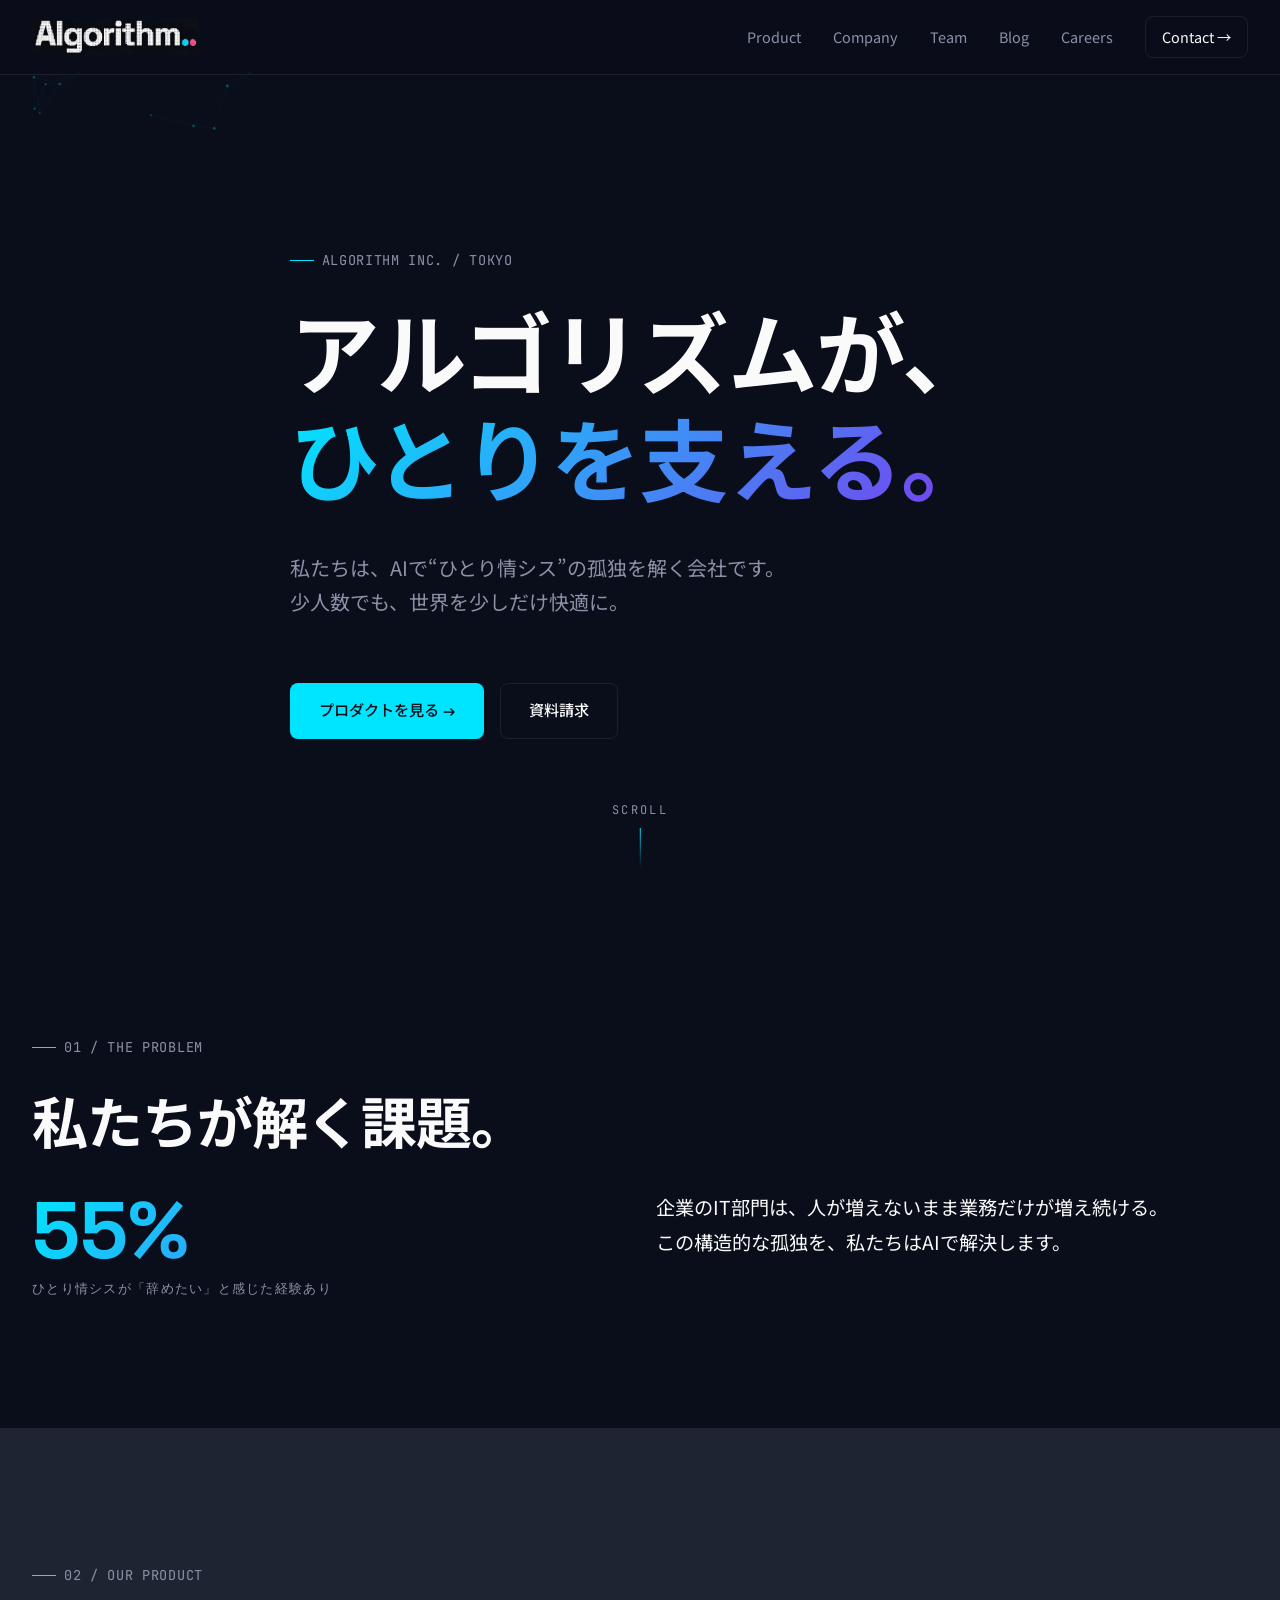
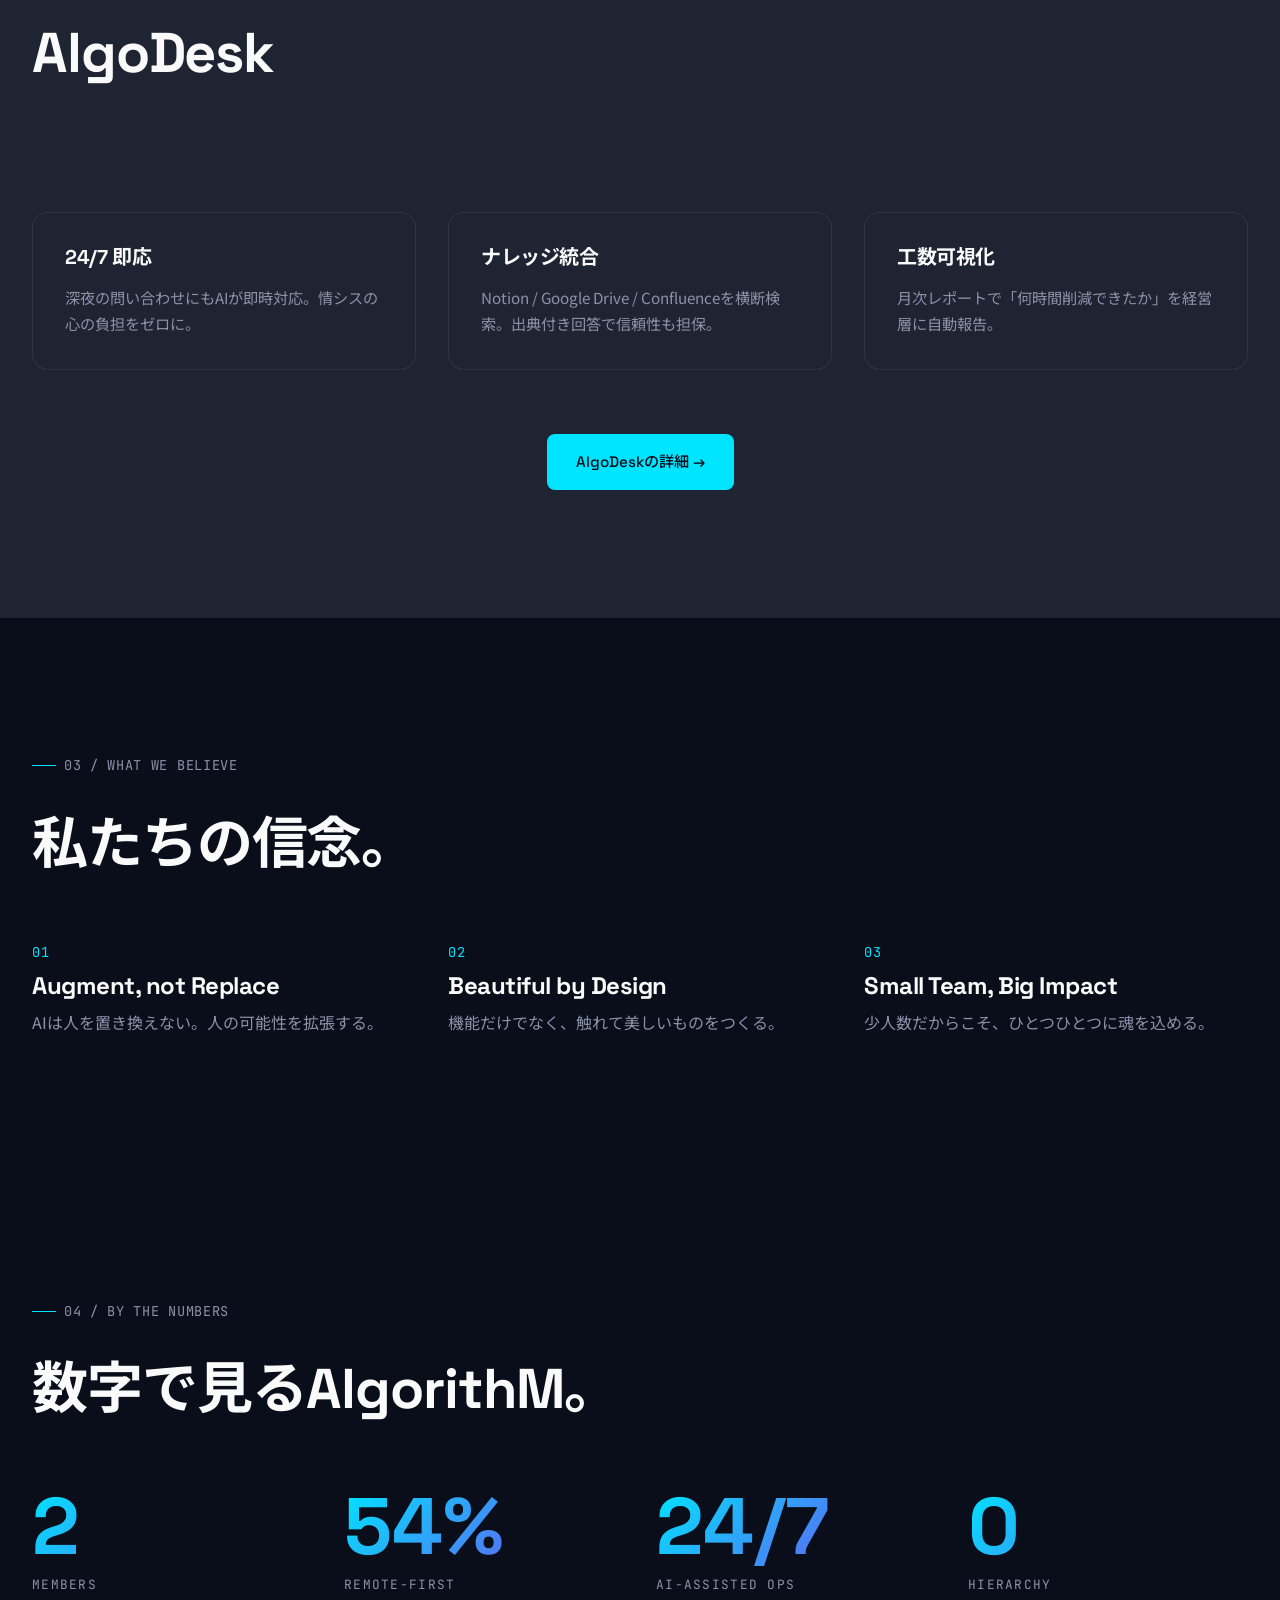
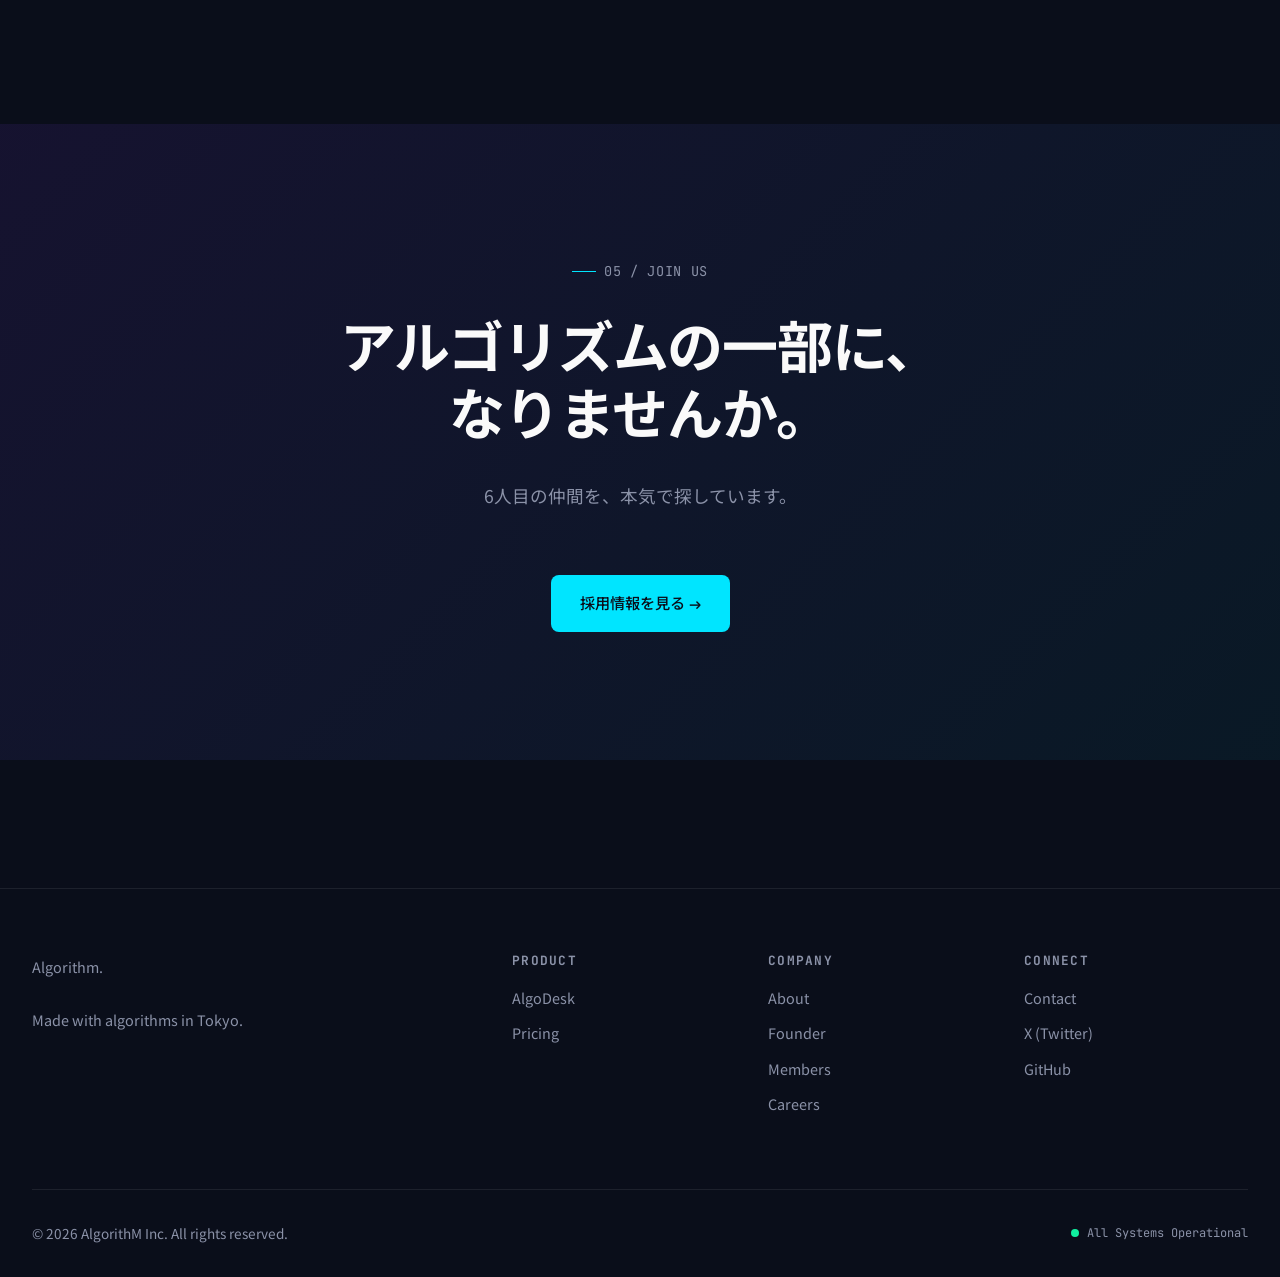
<file: index.html>
<!-- File: index.html -->
<!DOCTYPE html>
<html lang="ja">
<head>
  <meta charset="UTF-8">
  <meta name="viewport" content="width=device-width, initial-scale=1.0">
  <title>株式会社Algorithm.. — アルゴリズムが、ひとりを支える。</title>
  <meta name="description" content="AIで“ひとり情シス”の孤独を解く。株式会社AlgorithMはAI駆動のSaaSプロダクトAlgoDeskを提供します。">
  <link rel="preconnect" href="https://fonts.googleapis.com">
  <link rel="preconnect" href="https://fonts.gstatic.com" crossorigin>
  <link href="https://fonts.googleapis.com/css2?family=Space+Grotesk:wght@400;500;700&family=Noto+Sans+JP:wght@400;500;700;900&family=JetBrains+Mono:wght@400;500&display=swap" rel="stylesheet">
  <link rel="stylesheet" href="assets/css/style.css">
</head>
<body>
  <header class="header">
  <div class="container header__inner">
    <a href="index.html" class="logo">
      <img src="assets/images/logo.png"
           alt="Algorithm.."
           class="logo__img"
           onerror="this.style.display='none'; this.nextElementSibling.style.display='inline-flex';">
      <span class="logo__text" style="display: none;">Algorithm<span>..</span></span>
    </a>
    <nav class="nav">
      <a href="algodesk.html">Product</a>
      <a href="company.html">Company</a>
      <a href="members.html">Team</a>
      <a href="blog.html">Blog</a>
      <a href="careers.html">Careers</a>
      <a href="contact.html" class="nav__cta">Contact →</a>
    </nav>
    <button class="menu-toggle" aria-label="Menu">☰</button>
  </div>
</header>

  <main>
    <section class="hero">
      <canvas class="hero__canvas"></canvas>
      <div class="container hero__content">
        <p class="text-mono section-label">Algorithm Inc. / Tokyo</p>
        <h1 class="hero__title">
          アルゴリズムが、<br>
          <span class="text-gradient">ひとりを支える。</span>
        </h1>
        <p class="hero__subtitle">
          私たちは、AIで“ひとり情シス”の孤独を解く会社です。<br>
          少人数でも、世界を少しだけ快適に。
        </p>
        <div class="hero__cta">
          <a href="algodesk.html" class="btn btn--primary">プロダクトを見る →</a>
          <a href="contact.html" class="btn btn--ghost">資料請求</a>
        </div>
      </div>
      <div class="scroll-hint">SCROLL</div>
    </section>

    <section class="section">
      <div class="container">
        <p class="text-mono section-label">01 / The Problem</p>
        <h2 class="section__heading fade-in">私たちが解く課題。</h2>
        <div class="grid grid--2 fade-in">
          <div>
            <div class="stat__number"><span data-target="73" data-suffix="%">0%</span></div>
            <p class="stat__label">ひとり情シスが「辞めたい」と感じた経験あり</p>
          </div>
          <div>
            <p style="font-size: 1.2rem; line-height: 1.8;">
              企業のIT部門は、人が増えないまま業務だけが増え続ける。<br>
              この構造的な孤独を、私たちはAIで解決します。
            </p>
          </div>
        </div>
      </div>
    </section>

    <section class="section" style="background: var(--color-bg-alt);">
      <div class="container">
        <p class="text-mono section-label">02 / Our Product</p>
        <h2 class="section__heading fade-in">AlgoDesk</h2>
        <p class="section__lead fade-in">
          Slack/Teamsに常駐し、社員からの問い合わせに3秒で回答するAIヘルプデスク。
        </p>
        <div class="grid grid--3 fade-in">
          <div class="card">
            <h3 class="card__title">24/7 即応</h3>
            <p class="card__text">深夜の問い合わせにもAIが即時対応。情シスの心の負担をゼロに。</p>
          </div>
          <div class="card">
            <h3 class="card__title">ナレッジ統合</h3>
            <p class="card__text">Notion / Google Drive / Confluenceを横断検索。出典付き回答で信頼性も担保。</p>
          </div>
          <div class="card">
            <h3 class="card__title">工数可視化</h3>
            <p class="card__text">月次レポートで「何時間削減できたか」を経営層に自動報告。</p>
          </div>
        </div>
        <div style="margin-top: var(--space-lg); text-align: center;">
          <a href="algodesk.html" class="btn btn--primary">AlgoDeskの詳細 →</a>
        </div>
      </div>
    </section>

    <section class="section">
      <div class="container">
        <p class="text-mono section-label">03 / What We Believe</p>
        <h2 class="section__heading fade-in">私たちの信念。</h2>
        <div class="grid grid--3 fade-in" style="margin-top: var(--space-lg);">
          <div>
            <p class="text-mono" style="color: var(--color-accent-cyan);">01</p>
            <h3 style="font-size: 1.5rem; margin: var(--space-xs) 0;">Augment, not Replace</h3>
            <p style="color: var(--color-text-dim);">AIは人を置き換えない。人の可能性を拡張する。</p>
          </div>
          <div>
            <p class="text-mono" style="color: var(--color-accent-cyan);">02</p>
            <h3 style="font-size: 1.5rem; margin: var(--space-xs) 0;">Beautiful by Design</h3>
            <p style="color: var(--color-text-dim);">機能だけでなく、触れて美しいものをつくる。</p>
          </div>
          <div>
            <p class="text-mono" style="color: var(--color-accent-cyan);">03</p>
            <h3 style="font-size: 1.5rem; margin: var(--space-xs) 0;">Small Team, Big Impact</h3>
            <p style="color: var(--color-text-dim);">少人数だからこそ、ひとつひとつに魂を込める。</p>
          </div>
        </div>
      </div>
    </section>

    <section class="section">
      <div class="container">
        <p class="text-mono section-label">04 / By the Numbers</p>
        <h2 class="section__heading fade-in">数字で見るAlgorithM。</h2>
        <div class="grid grid--4 fade-in" style="margin-top: var(--space-lg);">
          <div>
            <div class="stat__number"><span data-target="5">0</span></div>
            <p class="stat__label">Members</p>
          </div>
          <div>
            <div class="stat__number"><span data-target="100" data-suffix="%">0%</span></div>
            <p class="stat__label">Remote-First</p>
          </div>
          <div>
            <div class="stat__number">24/7</div>
            <p class="stat__label">AI-Assisted Ops</p>
          </div>
          <div>
            <div class="stat__number"><span data-target="0">0</span></div>
            <p class="stat__label">Hierarchy</p>
          </div>
        </div>
      </div>
    </section>

    <section class="section" style="background: linear-gradient(135deg, rgba(124, 58, 237, 0.1), rgba(0, 229, 255, 0.05));">
      <div class="container" style="text-align: center;">
        <p class="text-mono section-label" style="justify-content: center;">05 / Join Us</p>
        <h2 class="section__heading fade-in">
          アルゴリズムの一部に、<br>なりませんか。
        </h2>
        <p class="section__lead fade-in" style="margin-left: auto; margin-right: auto;">
          6人目の仲間を、本気で探しています。
        </p>
        <a href="careers.html" class="btn btn--primary fade-in">採用情報を見る →</a>
      </div>
    </section>
  </main>

  <footer class="footer">
    <div class="container">
      <div class="footer__grid">
        <div class="footer__col">
          <a href="index.html" class="logo" style="margin-bottom: var(--space-sm); display: inline-block;">Algorithm<span>.</span></a>
          <p style="color: var(--color-text-dim); font-size: 0.9rem;">Made with algorithms in Tokyo.</p>
        </div>
        <div class="footer__col">
          <h4>Product</h4>
          <ul>
            <li><a href="algodesk.html">AlgoDesk</a></li>
            <li><a href="algodesk.html#pricing">Pricing</a></li>
          </ul>
        </div>
        <div class="footer__col">
          <h4>Company</h4>
          <ul>
            <li><a href="company.html">About</a></li>
            <li><a href="founder.html">Founder</a></li>
            <li><a href="members.html">Members</a></li>
            <li><a href="careers.html">Careers</a></li>
          </ul>
        </div>
        <div class="footer__col">
          <h4>Connect</h4>
          <ul>
            <li><a href="contact.html">Contact</a></li>
            <li><a href="#">X (Twitter)</a></li>
            <li><a href="#">GitHub</a></li>
          </ul>
        </div>
      </div>
      <div class="footer__bottom">
        <p>© 2026 AlgorithM Inc. All rights reserved.</p>
        <p class="status-indicator">All Systems Operational</p>
      </div>
    </div>
  </footer>

  <script src="assets/js/main.js"></script>
</body>
</html>
</file>
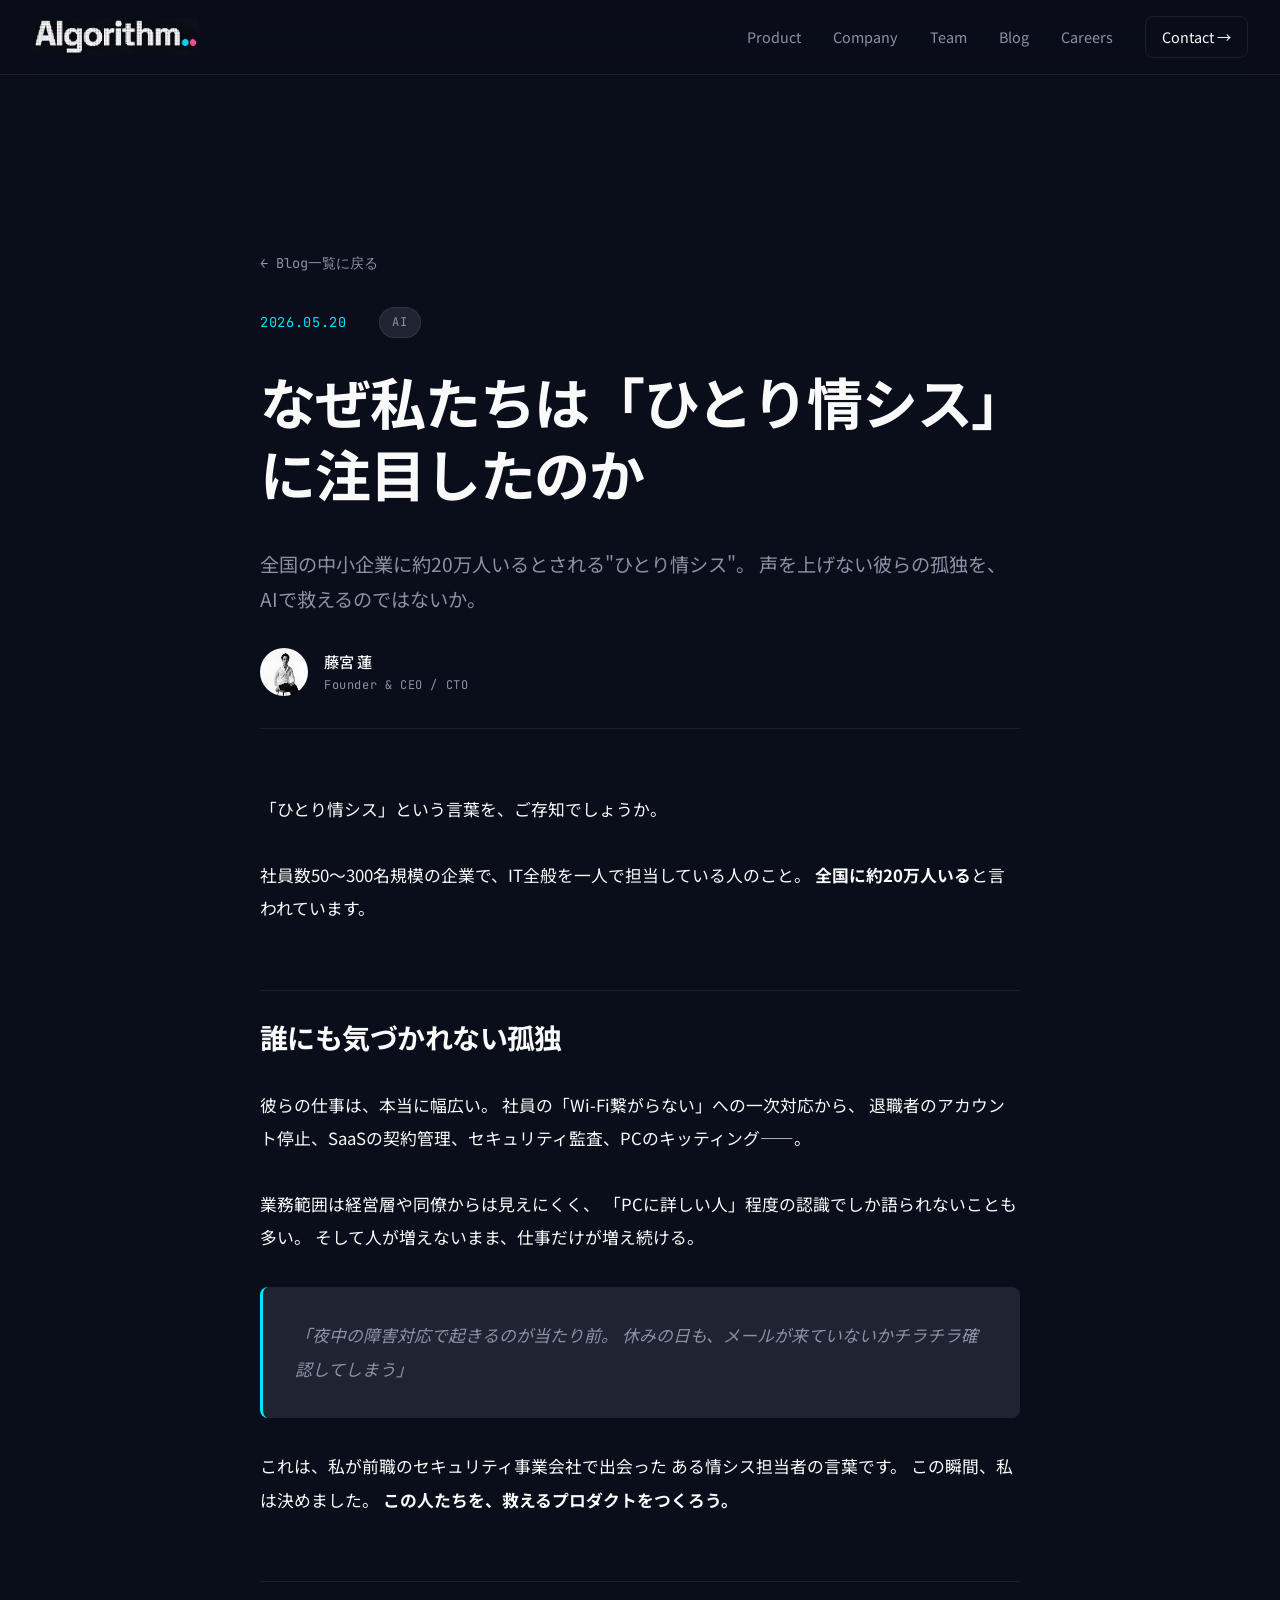
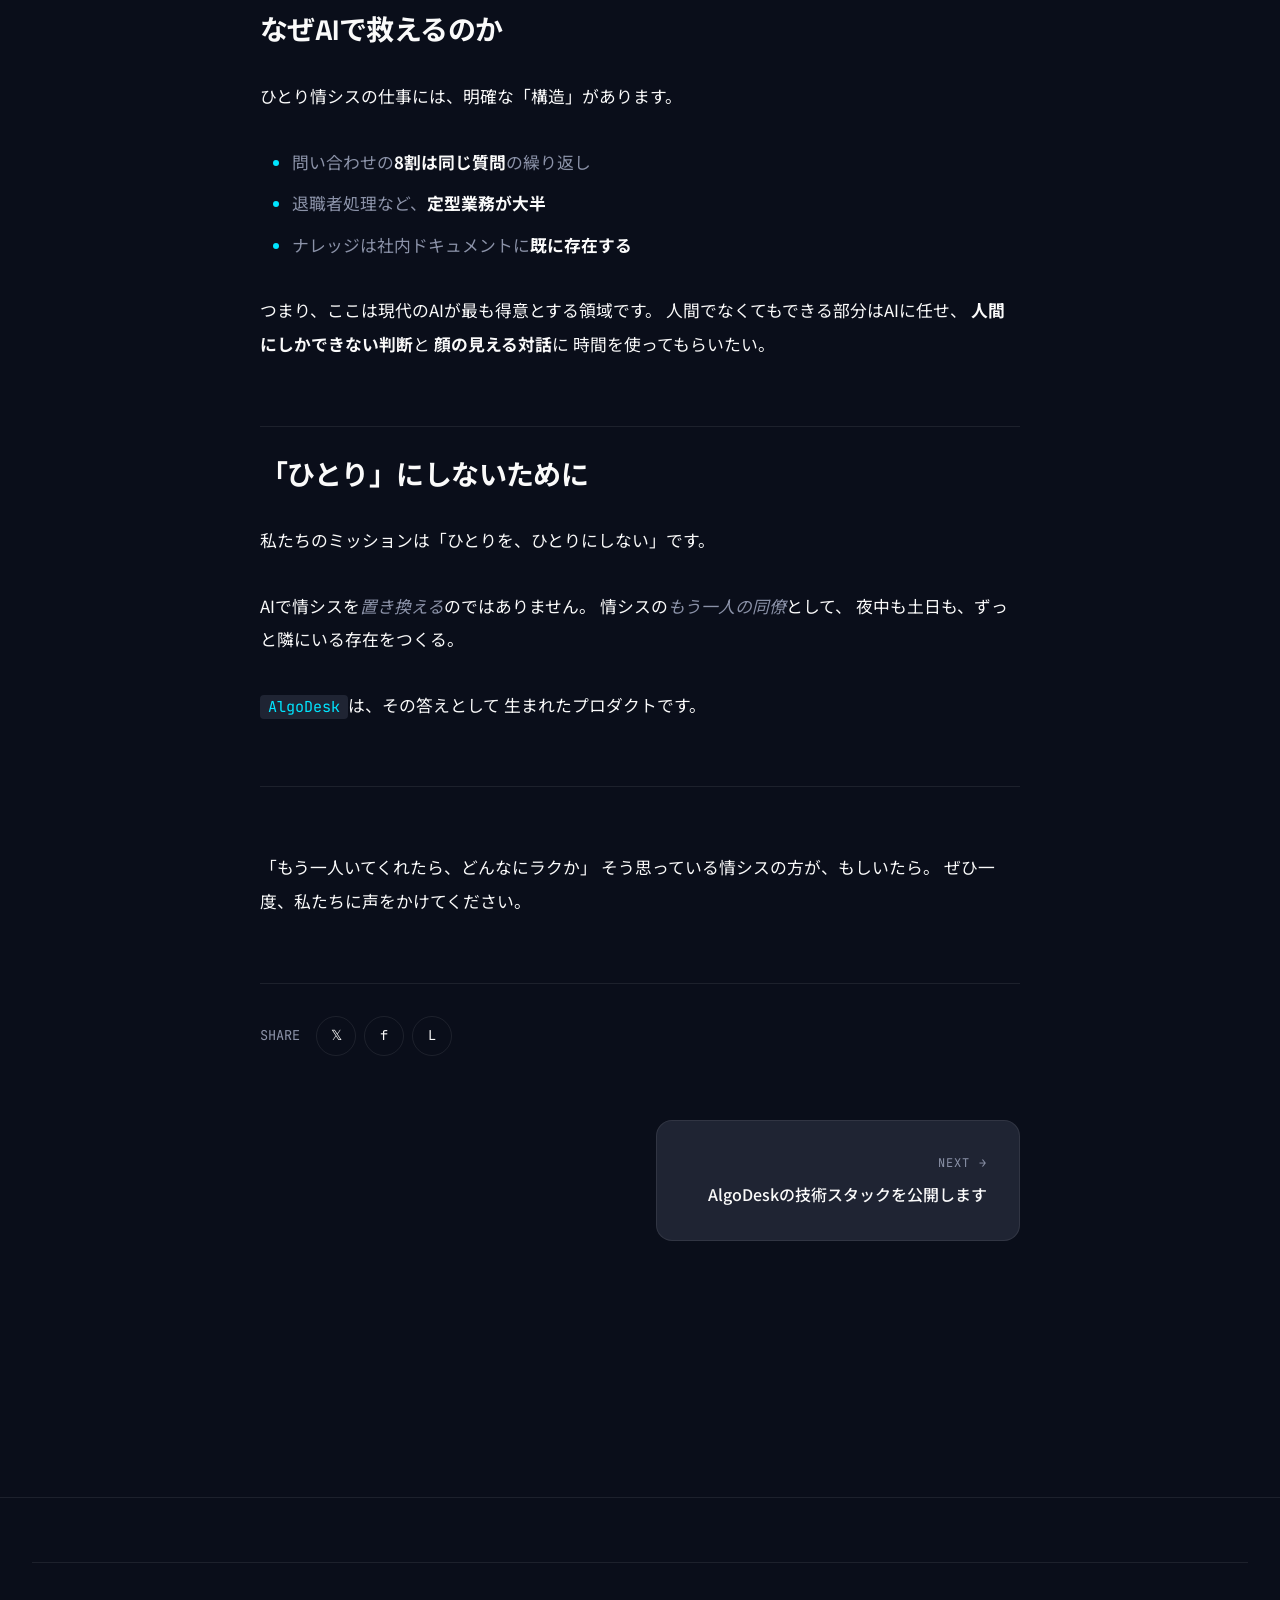
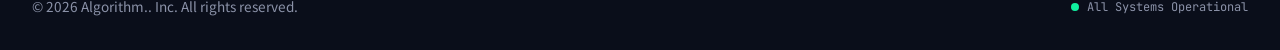
<file: blog-post-01.html>
<!-- File: blog-post-01.html -->
<!DOCTYPE html>
<html lang="ja">
<head>
  <meta charset="UTF-8">
  <meta name="viewport" content="width=device-width, initial-scale=1.0">
  <title>なぜ私たちは「ひとり情シス」に注目したのか — 株式会社Algorithm..</title>
  <meta name="description" content="全国の中小企業に約20万人いるとされる"ひとり情シス"。その孤独と、AIで救える可能性について。">
  <link rel="icon" href="assets/images/favicon.ico">
  <link rel="preconnect" href="https://fonts.googleapis.com">
  <link rel="preconnect" href="https://fonts.gstatic.com" crossorigin>
  <link href="https://fonts.googleapis.com/css2?family=Space+Grotesk:wght@400;500;700&family=Noto+Sans+JP:wght@400;500;700;900&family=JetBrains+Mono:wght@400;500&display=swap" rel="stylesheet">
  <link rel="stylesheet" href="assets/css/style.css">
</head>
<body>
  <header class="header">
    <div class="container header__inner">
      <a href="index.html" class="logo">
        <img src="assets/images/logo.png" alt="Algorithm.." class="logo__img"
             onerror="this.style.display='none'; this.nextElementSibling.style.display='inline-flex';">
        <span class="logo__text" style="display: none;">Algorithm<span>..</span></span>
      </a>
      <nav class="nav">
        <a href="algodesk.html">Product</a>
        <a href="company.html">Company</a>
        <a href="members.html">Team</a>
        <a href="blog.html">Blog</a>
        <a href="careers.html">Careers</a>
        <a href="contact.html" class="nav__cta">Contact →</a>
      </nav>
      <button class="menu-toggle" aria-label="Menu">☰</button>
    </div>
  </header>

  <main style="padding-top: 120px;">
    <section class="section">
      <div class="container">
        <article class="article">
          <a href="blog.html" class="article__back">← Blog一覧に戻る</a>

          <header class="article__header">
            <div class="article__meta">
              <span class="article__date">2026.05.20</span>
              <span class="article__category">AI</span>
            </div>
            <h1 class="article__title">
              なぜ私たちは「ひとり情シス」に注目したのか
            </h1>
            <p class="article__lead">
              全国の中小企業に約20万人いるとされる"ひとり情シス"。
              声を上げない彼らの孤独を、AIで救えるのではないか。
            </p>
            <div class="article__author">
              <div class="article__author-avatar">
                <img src="assets/images/members/member-01.jpg" alt=""
                     onerror="this.parentElement.innerHTML='H';">
              </div>
              <div class="article__author-info">
                <span class="article__author-name">藤宮 蓮</span>
                <span class="article__author-role">Founder & CEO / CTO</span>
              </div>
            </div>
          </header>

          <div class="article__body">
            <p>
              「ひとり情シス」という言葉を、ご存知でしょうか。
            </p>
            <p>
              社員数50〜300名規模の企業で、IT全般を一人で担当している人のこと。
              <strong>全国に約20万人いる</strong>と言われています。
            </p>

            <h2>誰にも気づかれない孤独</h2>
            <p>
              彼らの仕事は、本当に幅広い。
              社員の「Wi-Fi繋がらない」への一次対応から、
              退職者のアカウント停止、SaaSの契約管理、セキュリティ監査、PCのキッティング——。
            </p>
            <p>
              業務範囲は経営層や同僚からは見えにくく、
              「PCに詳しい人」程度の認識でしか語られないことも多い。
              そして人が増えないまま、仕事だけが増え続ける。
            </p>
            <blockquote>
              「夜中の障害対応で起きるのが当たり前。
              休みの日も、メールが来ていないかチラチラ確認してしまう」
            </blockquote>
            <p>
              これは、私が前職のセキュリティ事業会社で出会った
              ある情シス担当者の言葉です。
              この瞬間、私は決めました。
              <strong>この人たちを、救えるプロダクトをつくろう。</strong>
            </p>

            <h2>なぜAIで救えるのか</h2>
            <p>
              ひとり情シスの仕事には、明確な「構造」があります。
            </p>
            <ul>
              <li>問い合わせの<strong>8割は同じ質問</strong>の繰り返し</li>
              <li>退職者処理など、<strong>定型業務が大半</strong></li>
              <li>ナレッジは社内ドキュメントに<strong>既に存在する</strong></li>
            </ul>
            <p>
              つまり、ここは現代のAIが最も得意とする領域です。
              人間でなくてもできる部分はAIに任せ、
              <strong>人間にしかできない判断</strong>と
              <strong>顔の見える対話</strong>に
              時間を使ってもらいたい。
            </p>

            <h2>「ひとり」にしないために</h2>
            <p>
              私たちのミッションは「ひとりを、ひとりにしない」です。
            </p>
            <p>
              AIで情シスを<em>置き換える</em>のではありません。
              情シスの<em>もう一人の同僚</em>として、
              夜中も土日も、ずっと隣にいる存在をつくる。
            </p>
            <p>
              <code>AlgoDesk</code>は、その答えとして
              生まれたプロダクトです。
            </p>
            <hr>
            <p>
              「もう一人いてくれたら、どんなにラクか」
              そう思っている情シスの方が、もしいたら。
              ぜひ一度、私たちに声をかけてください。
            </p>
          </div>

          <footer class="article__footer">
            <div class="article__share">
              <span>SHARE</span>
              <div class="article__share-buttons">
                <a href="https://twitter.com/intent/tweet?text=なぜ私たちは「ひとり情シス」に注目したのか&url="
                   target="_blank" rel="noopener" class="article__share-btn" aria-label="Xでシェア">𝕏</a>
                <a href="https://www.facebook.com/sharer/sharer.php?u="
                   target="_blank" rel="noopener" class="article__share-btn" aria-label="Facebookでシェア">f</a>
                <a href="https://social-plugins.line.me/lineit/share?url="
                   target="_blank" rel="noopener" class="article__share-btn" aria-label="LINEでシェア">L</a>
              </div>
            </div>

            <div class="article__nav">
              <div></div>
              <a href="blog-post-02.html" class="article__nav-link article__nav-link--next">
                <p class="article__nav-label">Next →</p>
                <p class="article__nav-title">AlgoDeskの技術スタックを公開します</p>
              </a>
            </div>
          </footer>
        </article>
      </div>
    </section>
  </main>

  <footer class="footer">
    <div class="container">
      <div class="footer__bottom">
        <p>© 2026 Algorithm.. Inc. All rights reserved.</p>
        <p class="status-indicator">All Systems Operational</p>
      </div>
    </div>
  </footer>

  <script src="assets/js/main.js"></script>
</body>
</html>
</file>
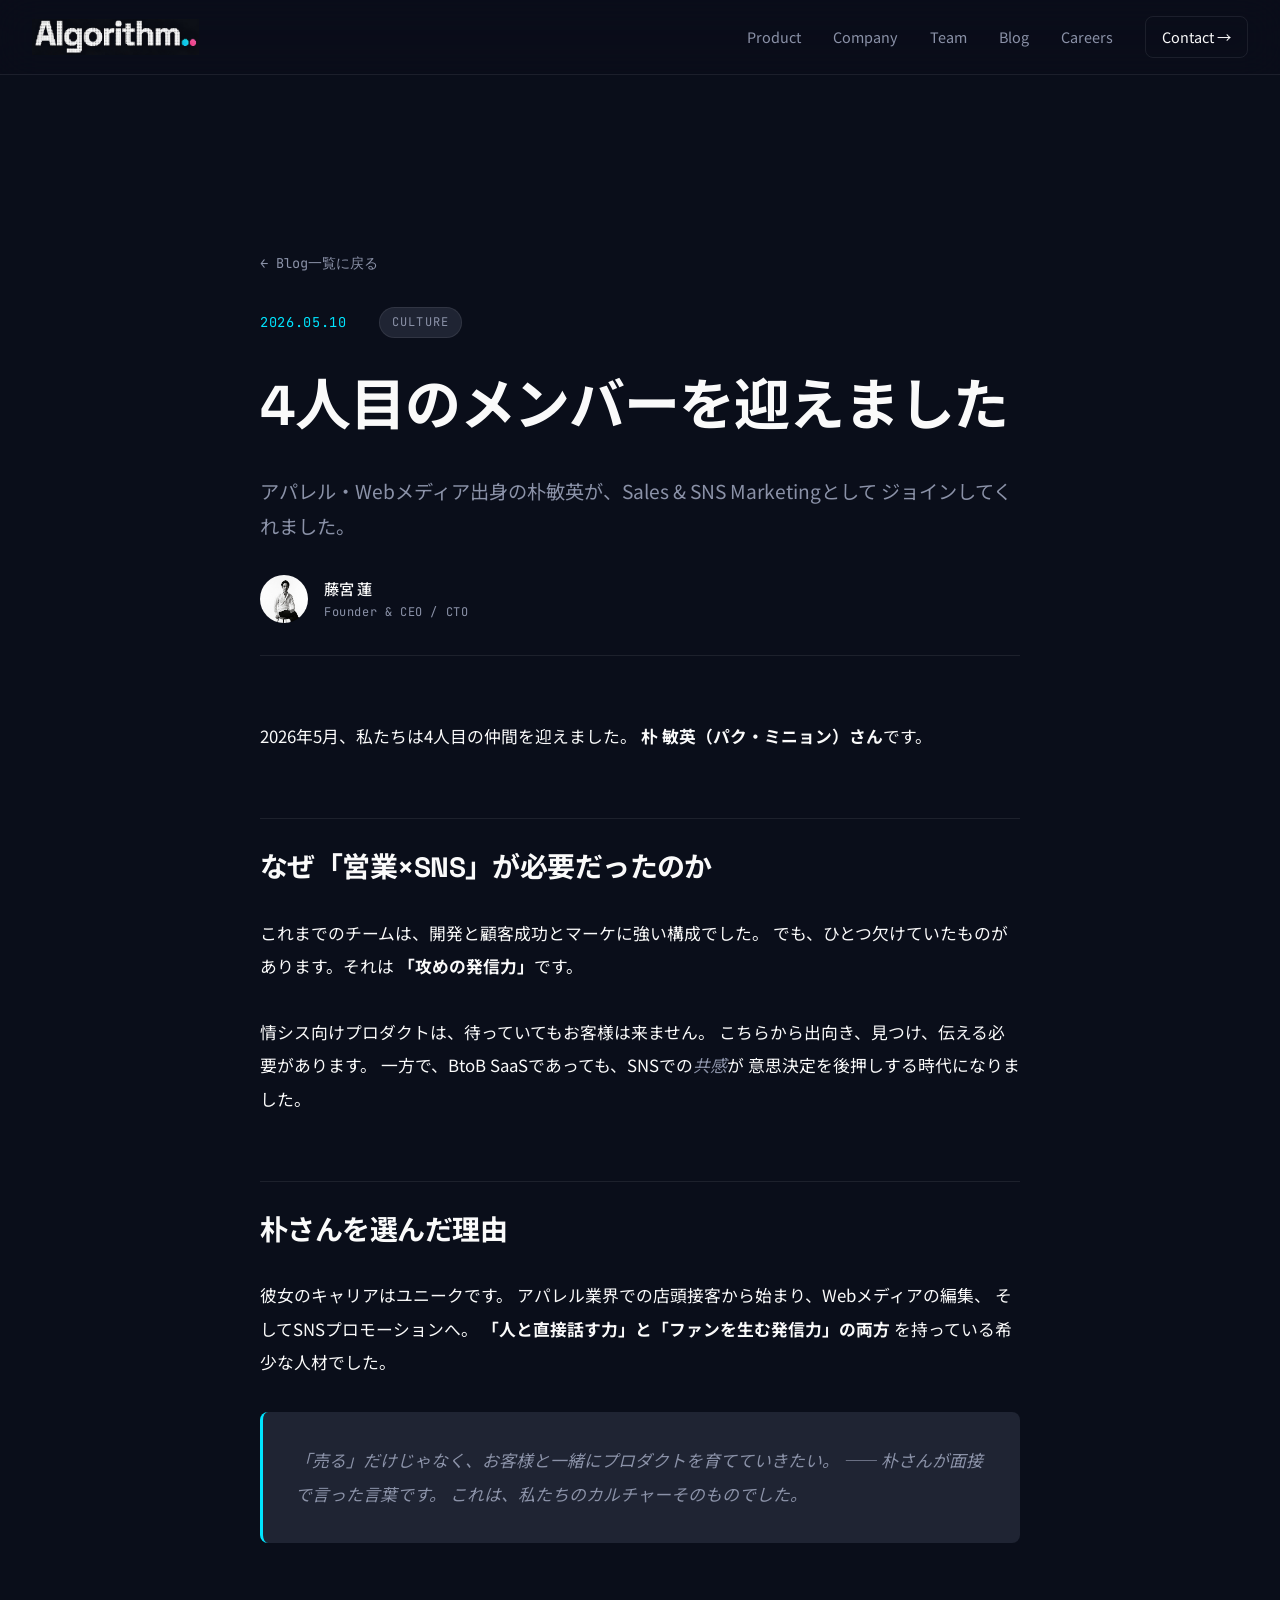
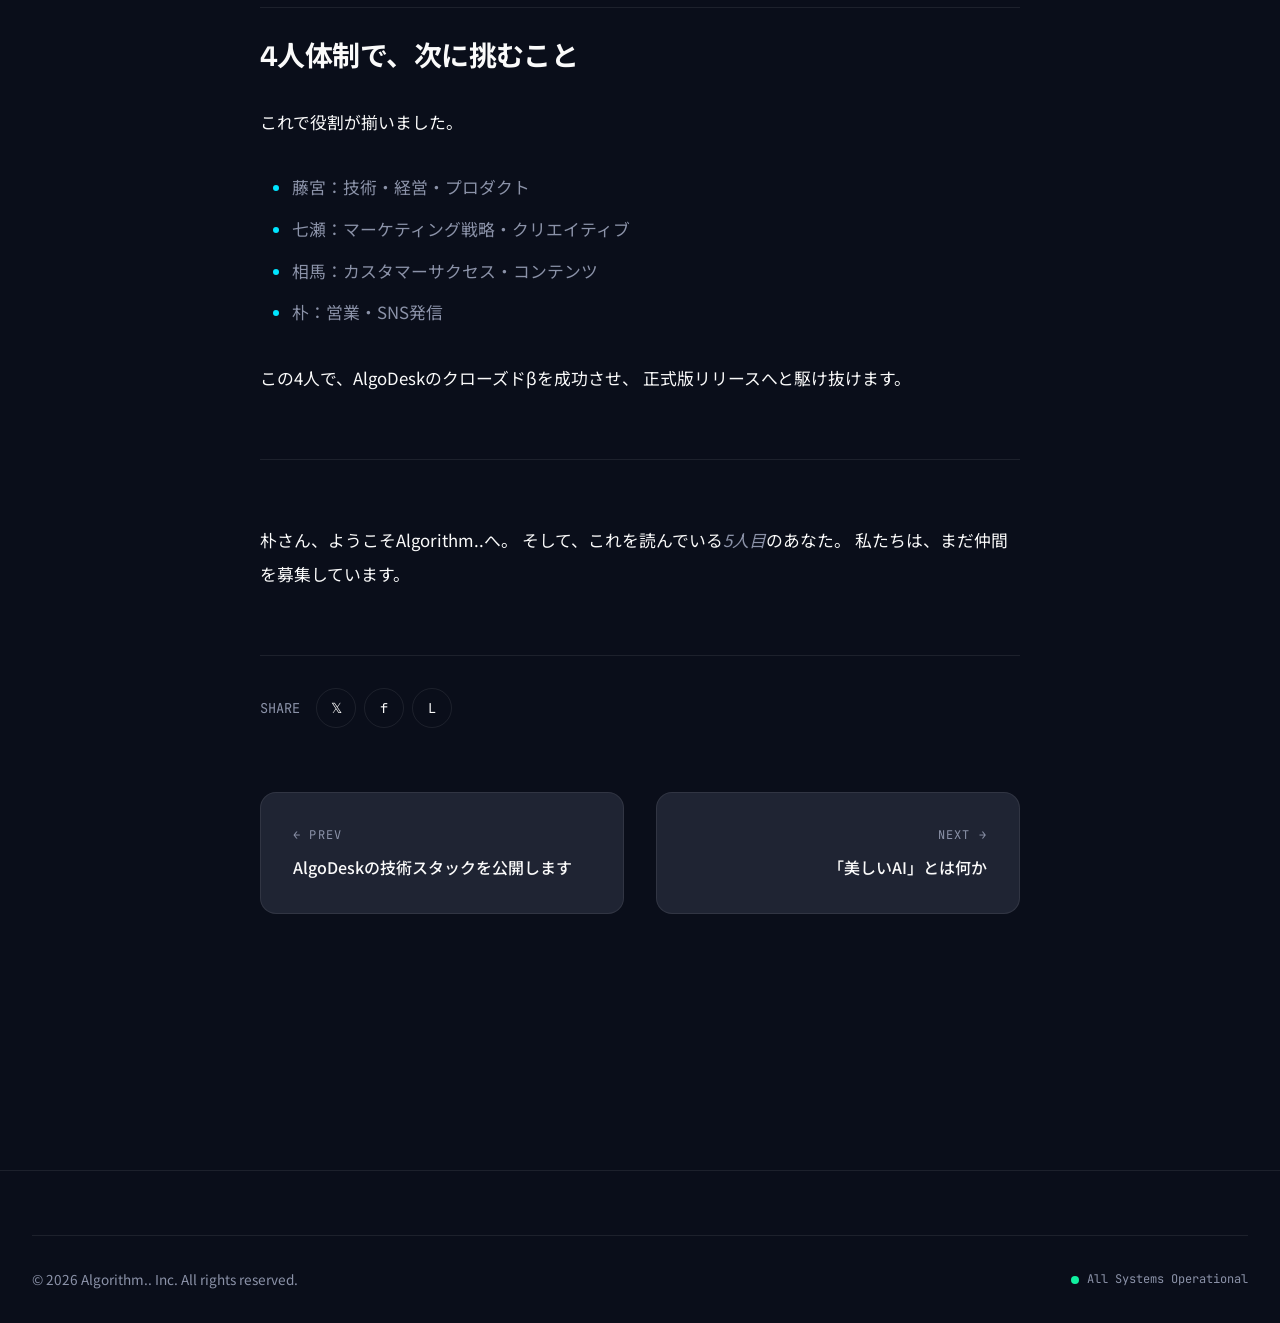
<file: blog-post-03.html>
<!-- File: blog-post-03.html -->
<!DOCTYPE html>
<html lang="ja">
<head>
  <meta charset="UTF-8">
  <meta name="viewport" content="width=device-width, initial-scale=1.0">
  <title>4人目のメンバーを迎えました — 株式会社Algorithm..</title>
  <meta name="description" content="新しい仲間が加わり、私たちは4人になりました。どんな想いで採用したのか、そして次に向けて。">
  <link rel="icon" href="assets/images/favicon.ico">
  <link rel="preconnect" href="https://fonts.googleapis.com">
  <link rel="preconnect" href="https://fonts.gstatic.com" crossorigin>
  <link href="https://fonts.googleapis.com/css2?family=Space+Grotesk:wght@400;500;700&family=Noto+Sans+JP:wght@400;500;700;900&family=JetBrains+Mono:wght@400;500&display=swap" rel="stylesheet">
  <link rel="stylesheet" href="assets/css/style.css">
</head>
<body>
  <header class="header">
    <div class="container header__inner">
      <a href="index.html" class="logo">
        <img src="assets/images/logo.png" alt="Algorithm.." class="logo__img"
             onerror="this.style.display='none'; this.nextElementSibling.style.display='inline-flex';">
        <span class="logo__text" style="display: none;">Algorithm<span>..</span></span>
      </a>
      <nav class="nav">
        <a href="algodesk.html">Product</a>
        <a href="company.html">Company</a>
        <a href="members.html">Team</a>
        <a href="blog.html">Blog</a>
        <a href="careers.html">Careers</a>
        <a href="contact.html" class="nav__cta">Contact →</a>
      </nav>
      <button class="menu-toggle" aria-label="Menu">☰</button>
    </div>
  </header>

  <main style="padding-top: 120px;">
    <section class="section">
      <div class="container">
        <article class="article">
          <a href="blog.html" class="article__back">← Blog一覧に戻る</a>

          <header class="article__header">
            <div class="article__meta">
              <span class="article__date">2026.05.10</span>
              <span class="article__category">Culture</span>
            </div>
            <h1 class="article__title">
              4人目のメンバーを迎えました
            </h1>
            <p class="article__lead">
              アパレル・Webメディア出身の朴敏英が、Sales & SNS Marketingとして
              ジョインしてくれました。
            </p>
            <div class="article__author">
              <div class="article__author-avatar">
                <img src="assets/images/members/member-01.jpg" alt=""
                     onerror="this.parentElement.innerHTML='H';">
              </div>
              <div class="article__author-info">
                <span class="article__author-name">藤宮 蓮</span>
                <span class="article__author-role">Founder & CEO / CTO</span>
              </div>
            </div>
          </header>

          <div class="article__body">
            <p>
              2026年5月、私たちは4人目の仲間を迎えました。
              <strong>朴 敏英（パク・ミニョン）さん</strong>です。
            </p>

            <h2>なぜ「営業×SNS」が必要だったのか</h2>
            <p>
              これまでのチームは、開発と顧客成功とマーケに強い構成でした。
              でも、ひとつ欠けていたものがあります。それは
              <strong>「攻めの発信力」</strong>です。
            </p>
            <p>
              情シス向けプロダクトは、待っていてもお客様は来ません。
              こちらから出向き、見つけ、伝える必要があります。
              一方で、BtoB SaaSであっても、SNSでの<em>共感</em>が
              意思決定を後押しする時代になりました。
            </p>

            <h2>朴さんを選んだ理由</h2>
            <p>
              彼女のキャリアはユニークです。
              アパレル業界での店頭接客から始まり、Webメディアの編集、
              そしてSNSプロモーションへ。
              <strong>「人と直接話す力」と「ファンを生む発信力」の両方</strong>
              を持っている希少な人材でした。
            </p>
            <blockquote>
              「売る」だけじゃなく、お客様と一緒にプロダクトを育てていきたい。
              —— 朴さんが面接で言った言葉です。
              これは、私たちのカルチャーそのものでした。
            </blockquote>

            <h2>4人体制で、次に挑むこと</h2>
            <p>
              これで役割が揃いました。
            </p>
            <ul>
              <li>藤宮：技術・経営・プロダクト</li>
              <li>七瀬：マーケティング戦略・クリエイティブ</li>
              <li>相馬：カスタマーサクセス・コンテンツ</li>
              <li>朴：営業・SNS発信</li>
            </ul>
            <p>
              この4人で、AlgoDeskのクローズドβを成功させ、
              正式版リリースへと駆け抜けます。
            </p>

            <hr>

            <p>
              朴さん、ようこそAlgorithm..へ。
              そして、これを読んでいる<em>5人目</em>のあなた。
              私たちは、まだ仲間を募集しています。
            </p>
          </div>

          <footer class="article__footer">
            <div class="article__share">
              <span>SHARE</span>
              <div class="article__share-buttons">
                <a href="#" target="_blank" rel="noopener" class="article__share-btn" aria-label="Xでシェア">𝕏</a>
                <a href="#" target="_blank" rel="noopener" class="article__share-btn" aria-label="Facebookでシェア">f</a>
                <a href="#" target="_blank" rel="noopener" class="article__share-btn" aria-label="LINEでシェア">L</a>
              </div>
            </div>

            <div class="article__nav">
              <a href="blog-post-02.html" class="article__nav-link">
                <p class="article__nav-label">← Prev</p>
                <p class="article__nav-title">AlgoDeskの技術スタックを公開します</p>
              </a>
              <a href="blog-post-04.html" class="article__nav-link article__nav-link--next">
                <p class="article__nav-label">Next →</p>
                <p class="article__nav-title">「美しいAI」とは何か</p>
              </a>
            </div>
          </footer>
        </article>
      </div>
    </section>
  </main>

  <footer class="footer">
    <div class="container">
      <div class="footer__bottom">
        <p>© 2026 Algorithm.. Inc. All rights reserved.</p>
        <p class="status-indicator">All Systems Operational</p>
      </div>
    </div>
  </footer>

  <script src="assets/js/main.js"></script>
</body>
</html>
</file>
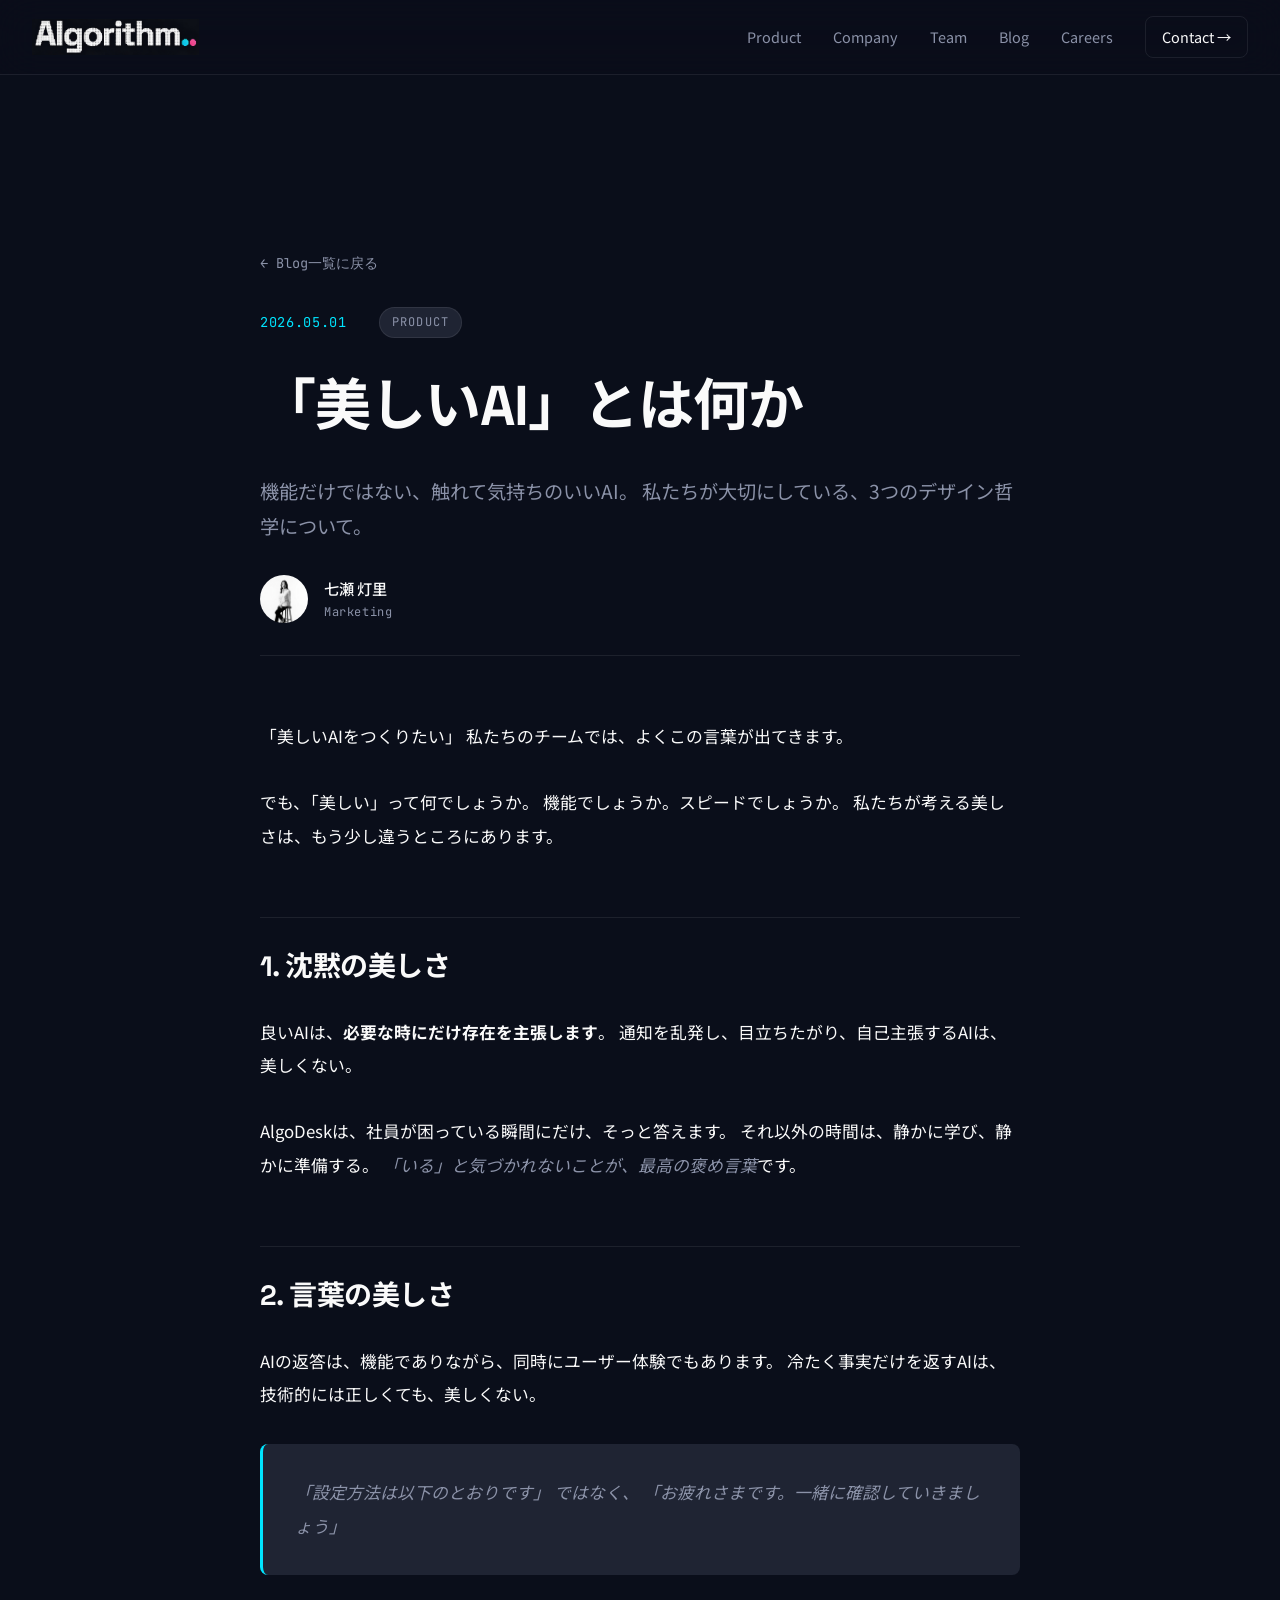
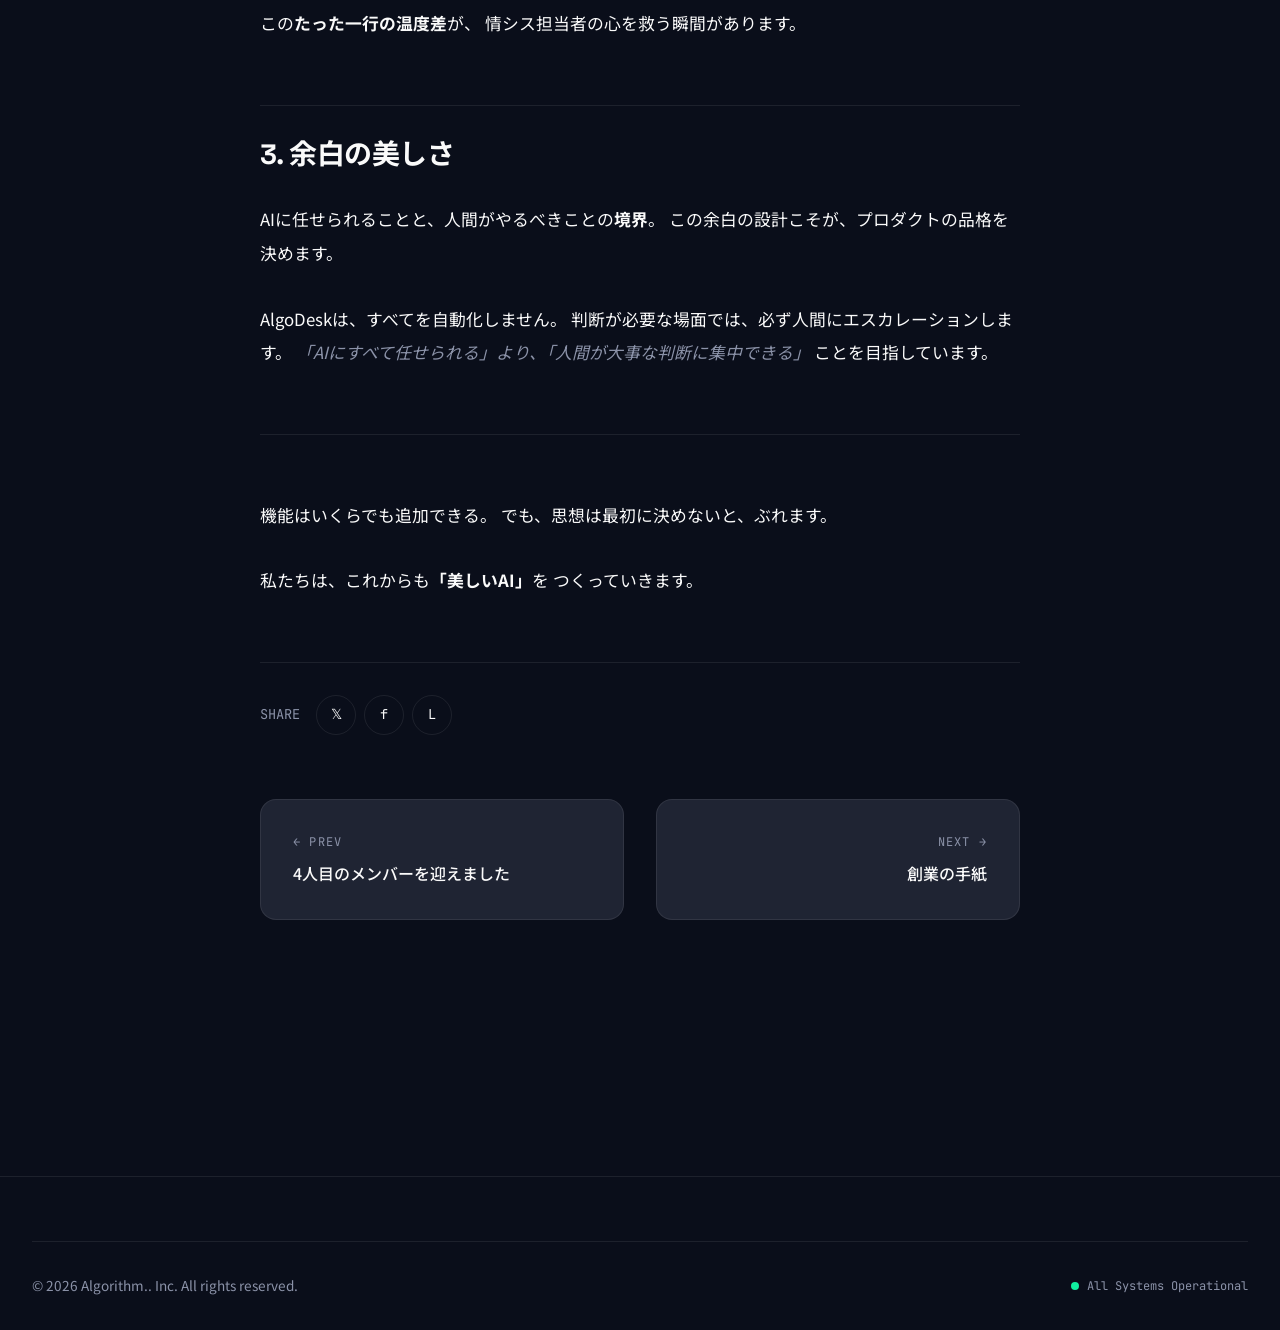
<file: blog-post-04.html>
<!-- File: blog-post-04.html -->
<!DOCTYPE html>
<html lang="ja">
<head>
  <meta charset="UTF-8">
  <meta name="viewport" content="width=device-width, initial-scale=1.0">
  <title>「美しいAI」とは何か — 株式会社Algorithm..</title>
  <meta name="description" content="機能だけではない、触れて気持ちのいいAIをつくる。私たちが大切にしているデザイン哲学について。">
  <link rel="icon" href="assets/images/favicon.ico">
  <link rel="preconnect" href="https://fonts.googleapis.com">
  <link rel="preconnect" href="https://fonts.gstatic.com" crossorigin>
  <link href="https://fonts.googleapis.com/css2?family=Space+Grotesk:wght@400;500;700&family=Noto+Sans+JP:wght@400;500;700;900&family=JetBrains+Mono:wght@400;500&display=swap" rel="stylesheet">
  <link rel="stylesheet" href="assets/css/style.css">
</head>
<body>
  <header class="header">
    <div class="container header__inner">
      <a href="index.html" class="logo">
        <img src="assets/images/logo.png" alt="Algorithm.." class="logo__img"
             onerror="this.style.display='none'; this.nextElementSibling.style.display='inline-flex';">
        <span class="logo__text" style="display: none;">Algorithm<span>..</span></span>
      </a>
      <nav class="nav">
        <a href="algodesk.html">Product</a>
        <a href="company.html">Company</a>
        <a href="members.html">Team</a>
        <a href="blog.html">Blog</a>
        <a href="careers.html">Careers</a>
        <a href="contact.html" class="nav__cta">Contact →</a>
      </nav>
      <button class="menu-toggle" aria-label="Menu">☰</button>
    </div>
  </header>

  <main style="padding-top: 120px;">
    <section class="section">
      <div class="container">
        <article class="article">
          <a href="blog.html" class="article__back">← Blog一覧に戻る</a>

          <header class="article__header">
            <div class="article__meta">
              <span class="article__date">2026.05.01</span>
              <span class="article__category">Product</span>
            </div>
            <h1 class="article__title">
              「美しいAI」とは何か
            </h1>
            <p class="article__lead">
              機能だけではない、触れて気持ちのいいAI。
              私たちが大切にしている、3つのデザイン哲学について。
            </p>
            <div class="article__author">
              <div class="article__author-avatar">
                <img src="assets/images/members/member-02.jpg" alt=""
                     onerror="this.parentElement.innerHTML='A';">
              </div>
              <div class="article__author-info">
                <span class="article__author-name">七瀬 灯里</span>
                <span class="article__author-role">Marketing</span>
              </div>
            </div>
          </header>

          <div class="article__body">
            <p>
              「美しいAIをつくりたい」
              私たちのチームでは、よくこの言葉が出てきます。
            </p>
            <p>
              でも、「美しい」って何でしょうか。
              機能でしょうか。スピードでしょうか。
              私たちが考える美しさは、もう少し違うところにあります。
            </p>

            <h2>1. 沈黙の美しさ</h2>
            <p>
              良いAIは、<strong>必要な時にだけ存在を主張します</strong>。
              通知を乱発し、目立ちたがり、自己主張するAIは、美しくない。
            </p>
            <p>
              AlgoDeskは、社員が困っている瞬間にだけ、そっと答えます。
              それ以外の時間は、静かに学び、静かに準備する。
              <em>「いる」と気づかれないことが、最高の褒め言葉</em>です。
            </p>

            <h2>2. 言葉の美しさ</h2>
            <p>
              AIの返答は、機能でありながら、同時にユーザー体験でもあります。
              冷たく事実だけを返すAIは、技術的には正しくても、美しくない。
            </p>
            <blockquote>
              「設定方法は以下のとおりです」
              ではなく、
              「お疲れさまです。一緒に確認していきましょう」
            </blockquote>
            <p>
              この<strong>たった一行の温度差</strong>が、
              情シス担当者の心を救う瞬間があります。
            </p>

            <h2>3. 余白の美しさ</h2>
            <p>
              AIに任せられることと、人間がやるべきことの<strong>境界</strong>。
              この余白の設計こそが、プロダクトの品格を決めます。
            </p>
            <p>
              AlgoDeskは、すべてを自動化しません。
              判断が必要な場面では、必ず人間にエスカレーションします。
              <em>「AIにすべて任せられる」より、「人間が大事な判断に集中できる」</em>
              ことを目指しています。
            </p>

            <hr>

            <p>
              機能はいくらでも追加できる。
              でも、思想は最初に決めないと、ぶれます。
            </p>
            <p>
              私たちは、これからも<strong>「美しいAI」</strong>を
              つくっていきます。
            </p>
          </div>

          <footer class="article__footer">
            <div class="article__share">
              <span>SHARE</span>
              <div class="article__share-buttons">
                <a href="#" target="_blank" rel="noopener" class="article__share-btn" aria-label="Xでシェア">𝕏</a>
                <a href="#" target="_blank" rel="noopener" class="article__share-btn" aria-label="Facebookでシェア">f</a>
                <a href="#" target="_blank" rel="noopener" class="article__share-btn" aria-label="LINEでシェア">L</a>
              </div>
            </div>

            <div class="article__nav">
              <a href="blog-post-03.html" class="article__nav-link">
                <p class="article__nav-label">← Prev</p>
                <p class="article__nav-title">4人目のメンバーを迎えました</p>
              </a>
              <a href="blog-post-05.html" class="article__nav-link article__nav-link--next">
                <p class="article__nav-label">Next →</p>
                <p class="article__nav-title">創業の手紙</p>
              </a>
            </div>
          </footer>
        </article>
      </div>
    </section>
  </main>

  <footer class="footer">
    <div class="container">
      <div class="footer__bottom">
        <p>© 2026 Algorithm.. Inc. All rights reserved.</p>
        <p class="status-indicator">All Systems Operational</p>
      </div>
    </div>
  </footer>

  <script src="assets/js/main.js"></script>
</body>
</html>
</file>
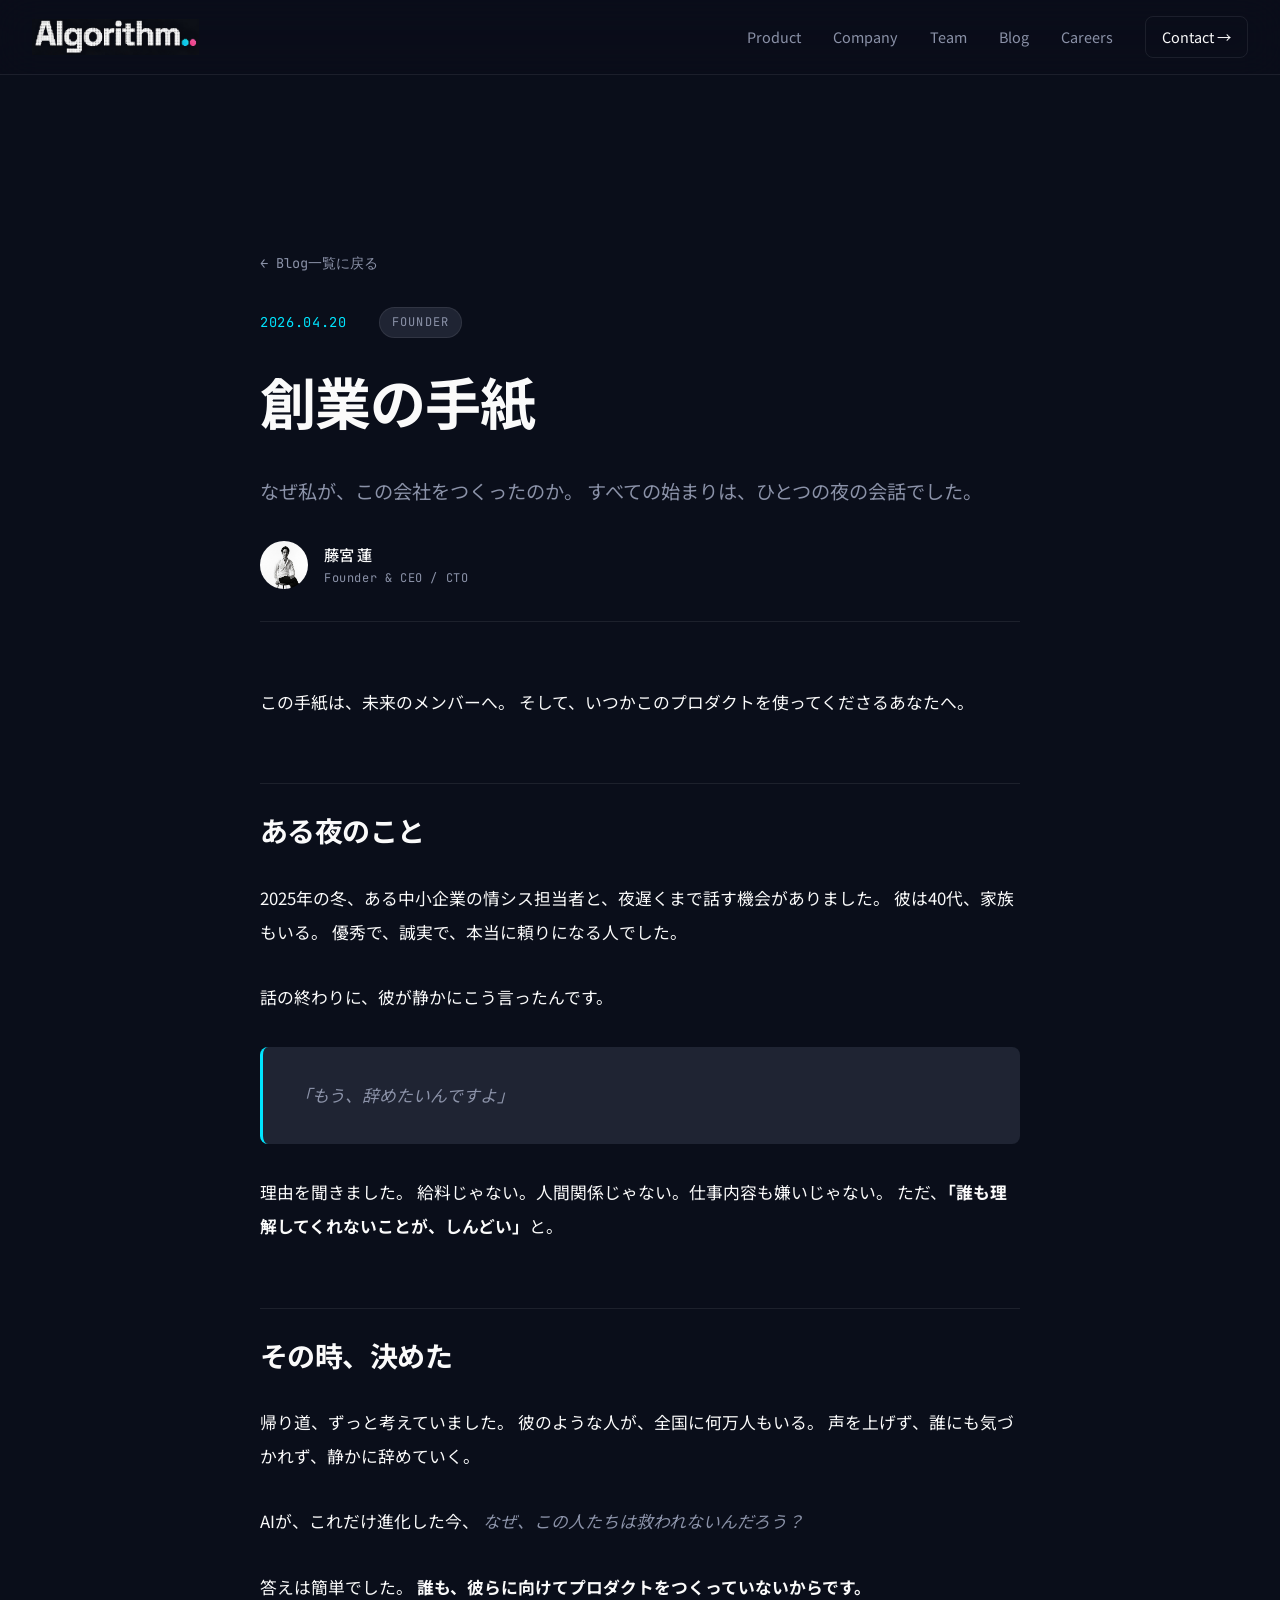
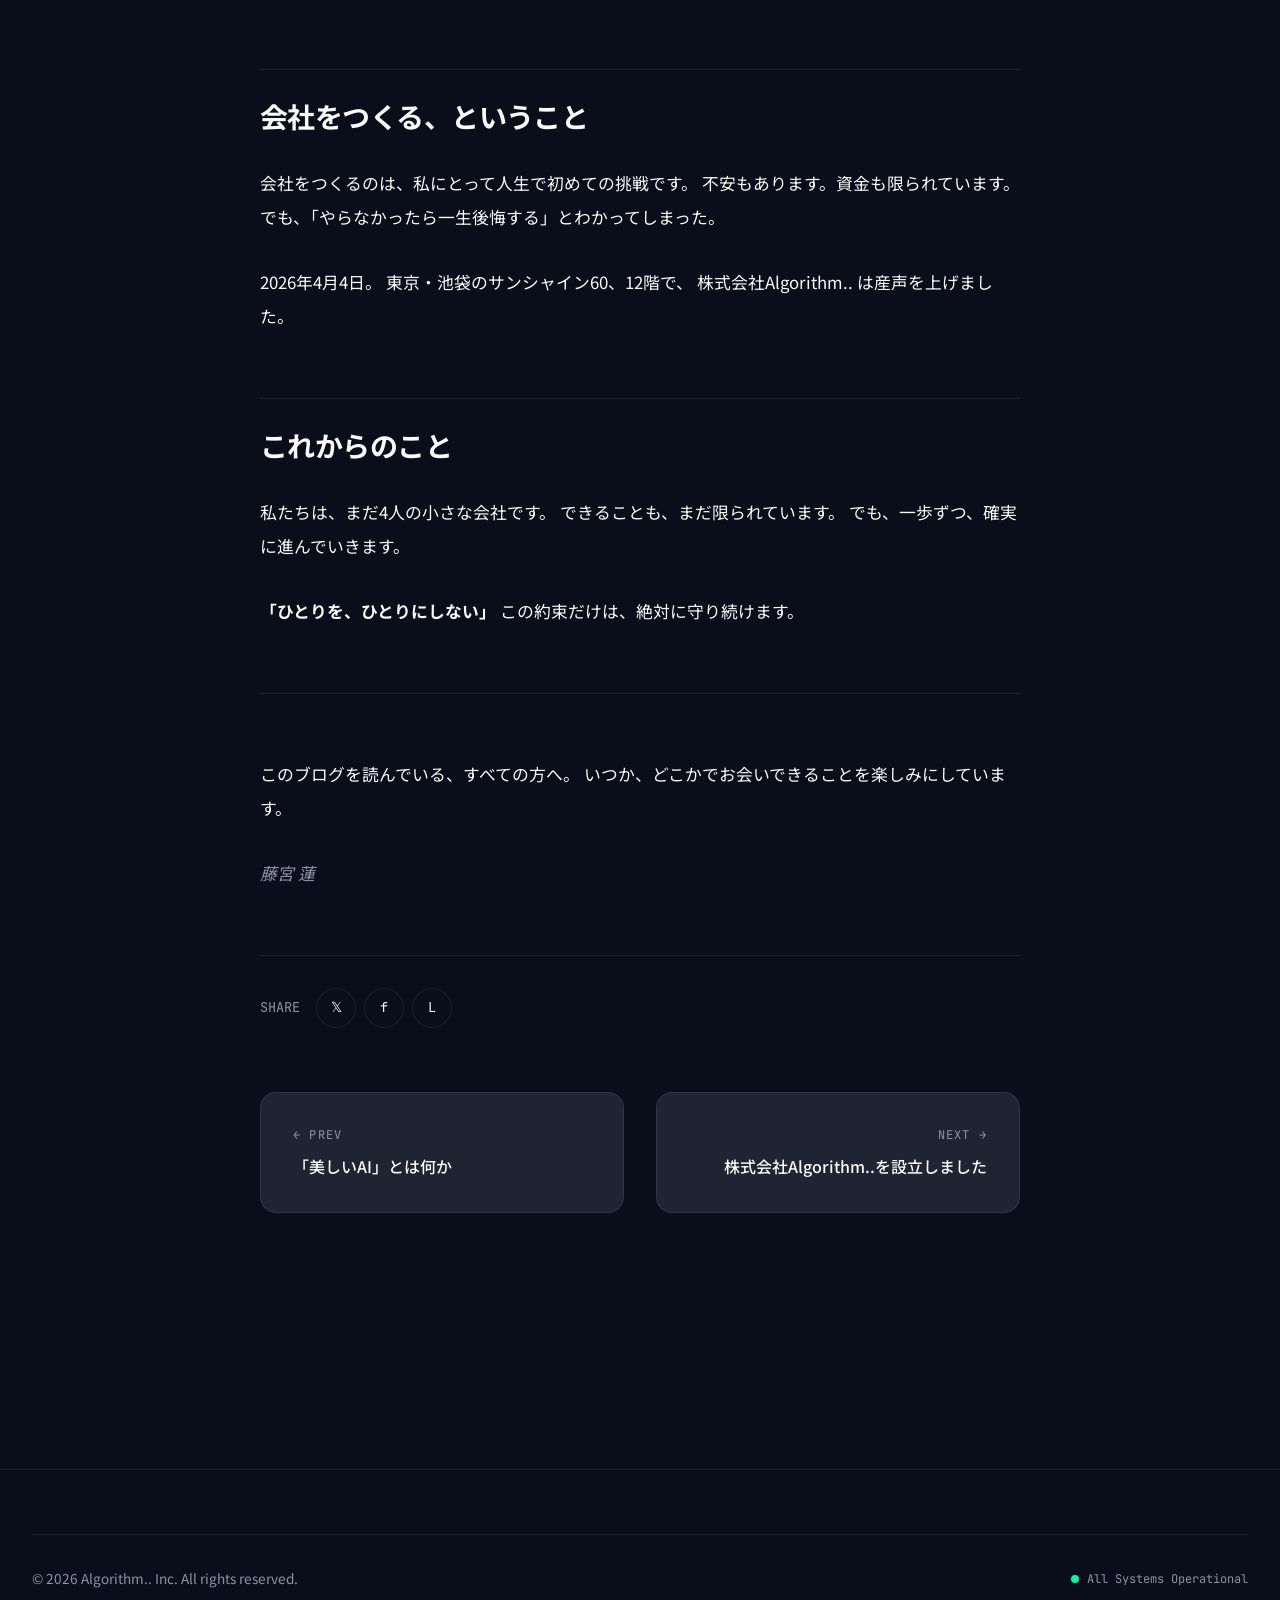
<file: blog-post-05.html>
<!-- File: blog-post-05.html -->
<!DOCTYPE html>
<html lang="ja">
<head>
  <meta charset="UTF-8">
  <meta name="viewport" content="width=device-width, initial-scale=1.0">
  <title>創業の手紙 — 株式会社Algorithm..</title>
  <meta name="description" content="なぜ会社をつくったのか。代表 藤宮蓮による、創業時の想いを綴ったエッセイです。">
  <link rel="icon" href="assets/images/favicon.ico">
  <link rel="preconnect" href="https://fonts.googleapis.com">
  <link rel="preconnect" href="https://fonts.gstatic.com" crossorigin>
  <link href="https://fonts.googleapis.com/css2?family=Space+Grotesk:wght@400;500;700&family=Noto+Sans+JP:wght@400;500;700;900&family=JetBrains+Mono:wght@400;500&display=swap" rel="stylesheet">
  <link rel="stylesheet" href="assets/css/style.css">
</head>
<body>
  <header class="header">
    <div class="container header__inner">
      <a href="index.html" class="logo">
        <img src="assets/images/logo.png" alt="Algorithm.." class="logo__img"
             onerror="this.style.display='none'; this.nextElementSibling.style.display='inline-flex';">
        <span class="logo__text" style="display: none;">Algorithm<span>..</span></span>
      </a>
      <nav class="nav">
        <a href="algodesk.html">Product</a>
        <a href="company.html">Company</a>
        <a href="members.html">Team</a>
        <a href="blog.html">Blog</a>
        <a href="careers.html">Careers</a>
        <a href="contact.html" class="nav__cta">Contact →</a>
      </nav>
      <button class="menu-toggle" aria-label="Menu">☰</button>
    </div>
  </header>

  <main style="padding-top: 120px;">
    <section class="section">
      <div class="container">
        <article class="article">
          <a href="blog.html" class="article__back">← Blog一覧に戻る</a>

          <header class="article__header">
            <div class="article__meta">
              <span class="article__date">2026.04.20</span>
              <span class="article__category">Founder</span>
            </div>
            <h1 class="article__title">
              創業の手紙
            </h1>
            <p class="article__lead">
              なぜ私が、この会社をつくったのか。
              すべての始まりは、ひとつの夜の会話でした。
            </p>
            <div class="article__author">
              <div class="article__author-avatar">
                <img src="assets/images/members/member-01.jpg" alt=""
                     onerror="this.parentElement.innerHTML='H';">
              </div>
              <div class="article__author-info">
                <span class="article__author-name">藤宮 蓮</span>
                <span class="article__author-role">Founder & CEO / CTO</span>
              </div>
            </div>
          </header>

          <div class="article__body">
            <p>
              この手紙は、未来のメンバーへ。
              そして、いつかこのプロダクトを使ってくださるあなたへ。
            </p>

            <h2>ある夜のこと</h2>
            <p>
              2025年の冬、ある中小企業の情シス担当者と、夜遅くまで話す機会がありました。
              彼は40代、家族もいる。
              優秀で、誠実で、本当に頼りになる人でした。
            </p>
            <p>
              話の終わりに、彼が静かにこう言ったんです。
            </p>
            <blockquote>
              「もう、辞めたいんですよ」
            </blockquote>
            <p>
              理由を聞きました。
              給料じゃない。人間関係じゃない。仕事内容も嫌いじゃない。
              ただ、<strong>「誰も理解してくれないことが、しんどい」</strong>と。
            </p>

            <h2>その時、決めた</h2>
            <p>
              帰り道、ずっと考えていました。
              彼のような人が、全国に何万人もいる。
              声を上げず、誰にも気づかれず、静かに辞めていく。
            </p>
            <p>
              AIが、これだけ進化した今、
              <em>なぜ、この人たちは救われないんだろう？</em>
            </p>
            <p>
              答えは簡単でした。
              <strong>誰も、彼らに向けてプロダクトをつくっていないからです。</strong>
            </p>

            <h2>会社をつくる、ということ</h2>
            <p>
              会社をつくるのは、私にとって人生で初めての挑戦です。
              不安もあります。資金も限られています。
              でも、「やらなかったら一生後悔する」とわかってしまった。
            </p>
            <p>
              2026年4月4日。
              東京・池袋のサンシャイン60、12階で、
              株式会社Algorithm.. は産声を上げました。
            </p>

            <h2>これからのこと</h2>
            <p>
              私たちは、まだ4人の小さな会社です。
              できることも、まだ限られています。
              でも、一歩ずつ、確実に進んでいきます。
            </p>
            <p>
              <strong>「ひとりを、ひとりにしない」</strong>
              この約束だけは、絶対に守り続けます。
            </p>

            <hr>

            <p>
              このブログを読んでいる、すべての方へ。
              いつか、どこかでお会いできることを楽しみにしています。
            </p>
            <p>
              <em>藤宮 蓮</em>
            </p>
          </div>

          <footer class="article__footer">
            <div class="article__share">
              <span>SHARE</span>
              <div class="article__share-buttons">
                <a href="#" target="_blank" rel="noopener" class="article__share-btn" aria-label="Xでシェア">𝕏</a>
                <a href="#" target="_blank" rel="noopener" class="article__share-btn" aria-label="Facebookでシェア">f</a>
                <a href="#" target="_blank" rel="noopener" class="article__share-btn" aria-label="LINEでシェア">L</a>
              </div>
            </div>

            <div class="article__nav">
              <a href="blog-post-04.html" class="article__nav-link">
                <p class="article__nav-label">← Prev</p>
                <p class="article__nav-title">「美しいAI」とは何か</p>
              </a>
              <a href="blog-post-06.html" class="article__nav-link article__nav-link--next">
                <p class="article__nav-label">Next →</p>
                <p class="article__nav-title">株式会社Algorithm..を設立しました</p>
              </a>
            </div>
          </footer>
        </article>
      </div>
    </section>
  </main>

  <footer class="footer">
    <div class="container">
      <div class="footer__bottom">
        <p>© 2026 Algorithm.. Inc. All rights reserved.</p>
        <p class="status-indicator">All Systems Operational</p>
      </div>
    </div>
  </footer>

  <script src="assets/js/main.js"></script>
</body>
</html>
</file>
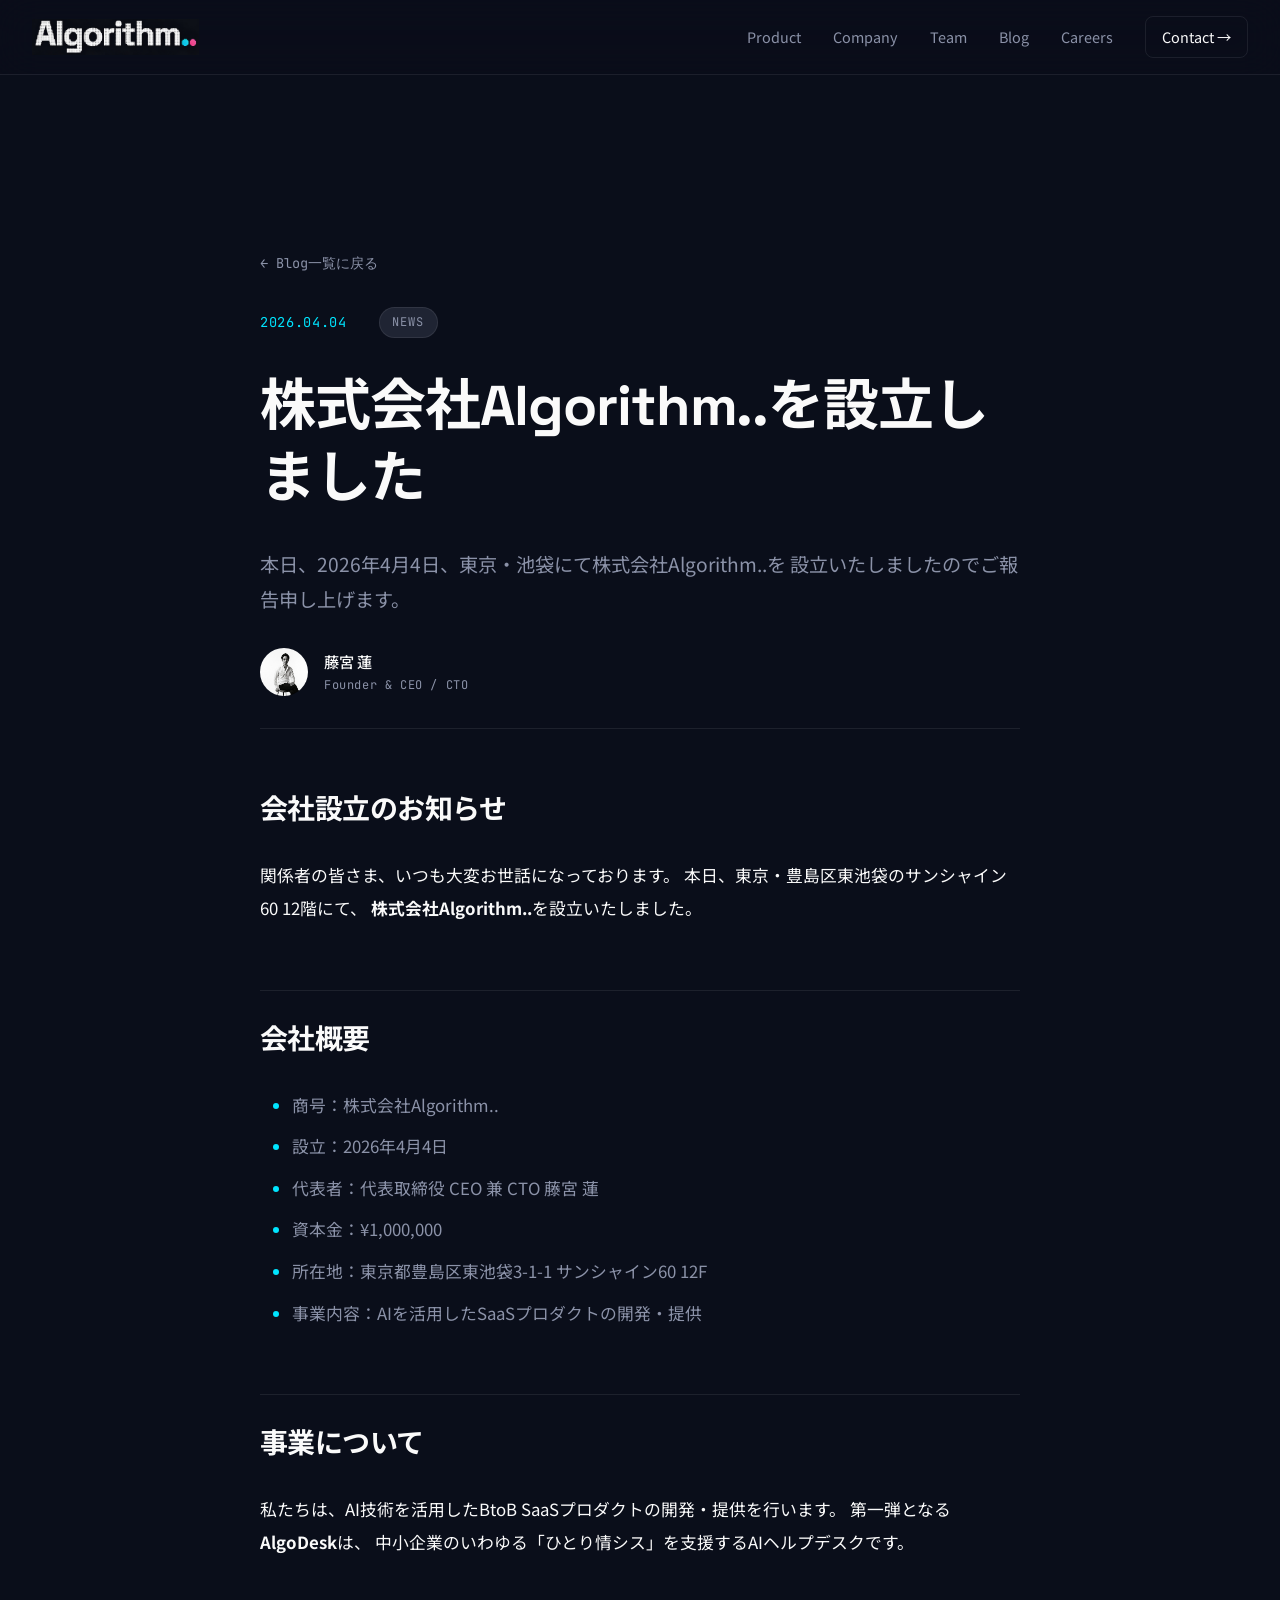
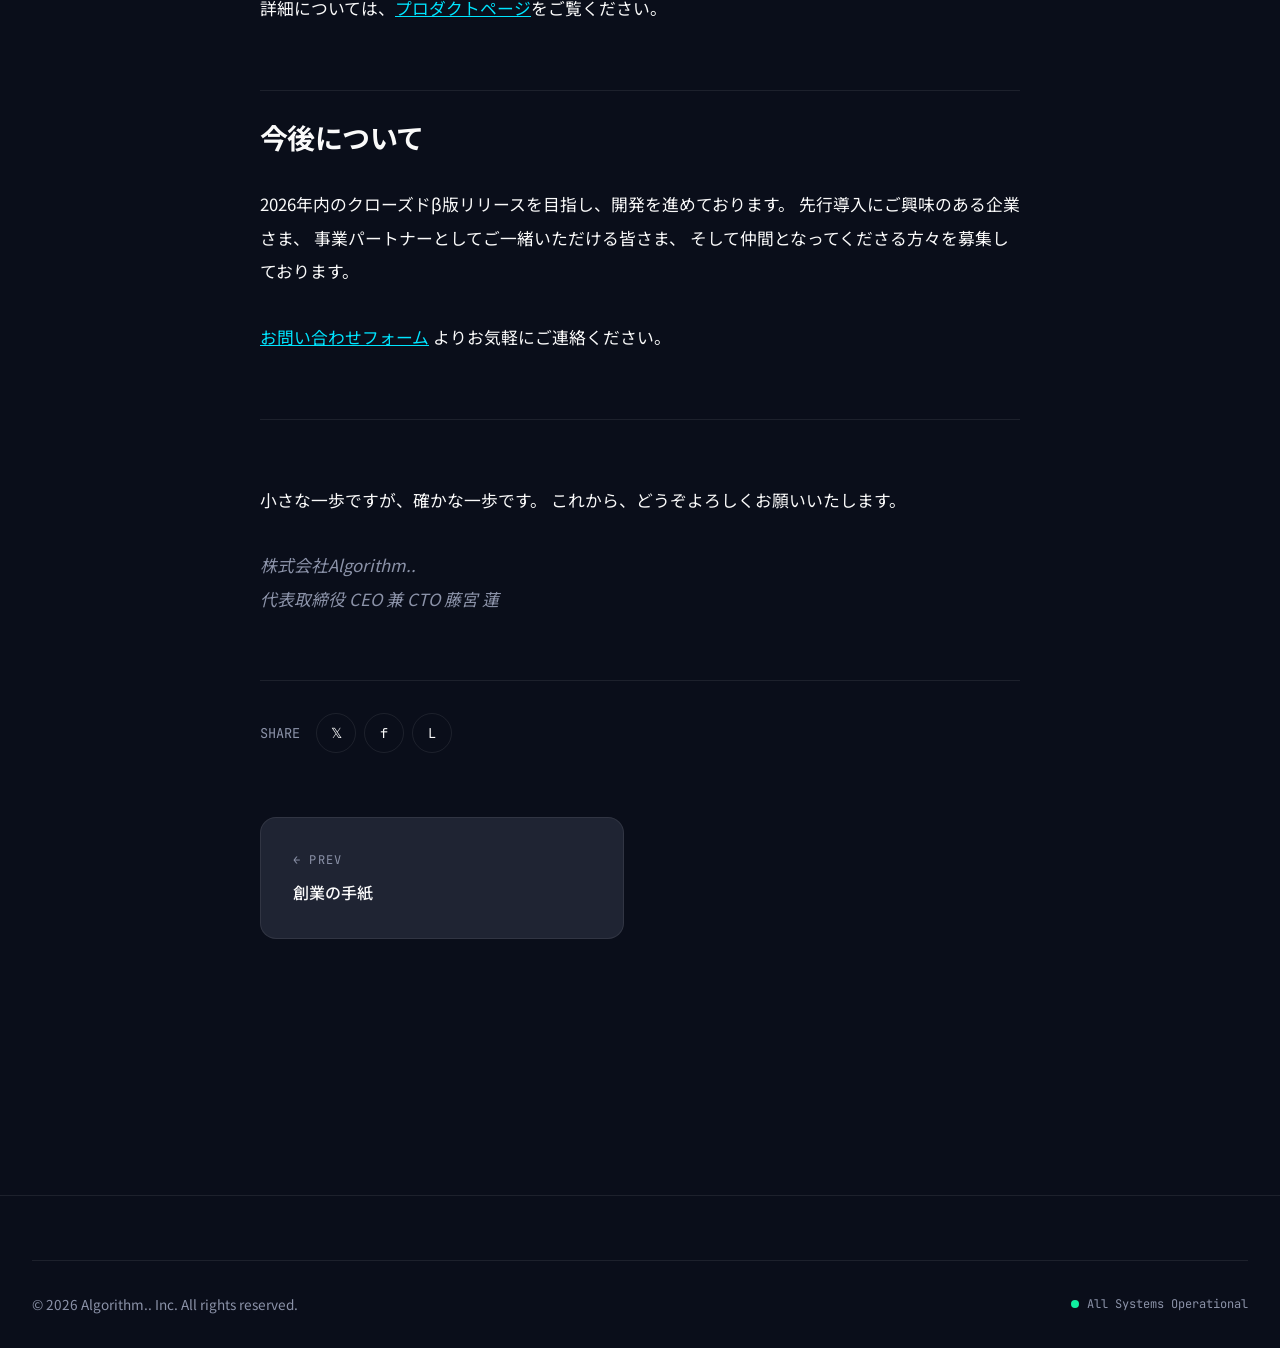
<file: blog-post-06.html>
<!-- File: blog-post-06.html -->
<!DOCTYPE html>
<html lang="ja">
<head>
  <meta charset="UTF-8">
  <meta name="viewport" content="width=device-width, initial-scale=1.0">
  <title>株式会社Algorithm..を設立しました — 株式会社Algorithm..</title>
  <meta name="description" content="2026年4月4日、東京・池袋にて創業しました。これから挑むことについて、簡単にご紹介します。">
  <link rel="icon" href="assets/images/favicon.ico">
  <link rel="preconnect" href="https://fonts.googleapis.com">
  <link rel="preconnect" href="https://fonts.gstatic.com" crossorigin>
  <link href="https://fonts.googleapis.com/css2?family=Space+Grotesk:wght@400;500;700&family=Noto+Sans+JP:wght@400;500;700;900&family=JetBrains+Mono:wght@400;500&display=swap" rel="stylesheet">
  <link rel="stylesheet" href="assets/css/style.css">
</head>
<body>
  <header class="header">
    <div class="container header__inner">
      <a href="index.html" class="logo">
        <img src="assets/images/logo.png" alt="Algorithm.." class="logo__img"
             onerror="this.style.display='none'; this.nextElementSibling.style.display='inline-flex';">
        <span class="logo__text" style="display: none;">Algorithm<span>..</span></span>
      </a>
      <nav class="nav">
        <a href="algodesk.html">Product</a>
        <a href="company.html">Company</a>
        <a href="members.html">Team</a>
        <a href="blog.html">Blog</a>
        <a href="careers.html">Careers</a>
        <a href="contact.html" class="nav__cta">Contact →</a>
      </nav>
      <button class="menu-toggle" aria-label="Menu">☰</button>
    </div>
  </header>

  <main style="padding-top: 120px;">
    <section class="section">
      <div class="container">
        <article class="article">
          <a href="blog.html" class="article__back">← Blog一覧に戻る</a>

          <header class="article__header">
            <div class="article__meta">
              <span class="article__date">2026.04.04</span>
              <span class="article__category">News</span>
            </div>
            <h1 class="article__title">
              株式会社Algorithm..を設立しました
            </h1>
            <p class="article__lead">
              本日、2026年4月4日、東京・池袋にて株式会社Algorithm..を
              設立いたしましたのでご報告申し上げます。
            </p>
            <div class="article__author">
              <div class="article__author-avatar">
                <img src="assets/images/members/member-01.jpg" alt=""
                     onerror="this.parentElement.innerHTML='H';">
              </div>
              <div class="article__author-info">
                <span class="article__author-name">藤宮 蓮</span>
                <span class="article__author-role">Founder & CEO / CTO</span>
              </div>
            </div>
          </header>

          <div class="article__body">
            <h2>会社設立のお知らせ</h2>
            <p>
              関係者の皆さま、いつも大変お世話になっております。
              本日、東京・豊島区東池袋のサンシャイン60 12階にて、
              <strong>株式会社Algorithm..</strong>を設立いたしました。
            </p>

            <h2>会社概要</h2>
            <ul>
              <li>商号：株式会社Algorithm..</li>
              <li>設立：2026年4月4日</li>
              <li>代表者：代表取締役 CEO 兼 CTO 藤宮 蓮</li>
              <li>資本金：¥1,000,000</li>
              <li>所在地：東京都豊島区東池袋3-1-1 サンシャイン60 12F</li>
              <li>事業内容：AIを活用したSaaSプロダクトの開発・提供</li>
            </ul>

            <h2>事業について</h2>
            <p>
              私たちは、AI技術を活用したBtoB SaaSプロダクトの開発・提供を行います。
              第一弾となる<strong>AlgoDesk</strong>は、
              中小企業のいわゆる「ひとり情シス」を支援するAIヘルプデスクです。
            </p>
            <p>
              詳細については、<a href="algodesk.html" style="color: var(--color-accent-cyan); text-decoration: underline;">プロダクトページ</a>をご覧ください。
            </p>

            <h2>今後について</h2>
            <p>
              2026年内のクローズドβ版リリースを目指し、開発を進めております。
              先行導入にご興味のある企業さま、
              事業パートナーとしてご一緒いただける皆さま、
              そして仲間となってくださる方々を募集しております。
            </p>
            <p>
              <a href="contact.html" style="color: var(--color-accent-cyan); text-decoration: underline;">お問い合わせフォーム</a>
              よりお気軽にご連絡ください。
            </p>

            <hr>

            <p>
              小さな一歩ですが、確かな一歩です。
              これから、どうぞよろしくお願いいたします。
            </p>

            <p>
              <em>株式会社Algorithm..<br>
              代表取締役 CEO 兼 CTO 藤宮 蓮</em>
            </p>
          </div>

          <footer class="article__footer">
            <div class="article__share">
              <span>SHARE</span>
              <div class="article__share-buttons">
                <a href="#" target="_blank" rel="noopener" class="article__share-btn" aria-label="Xでシェア">𝕏</a>
                <a href="#" target="_blank" rel="noopener" class="article__share-btn" aria-label="Facebookでシェア">f</a>
                <a href="#" target="_blank" rel="noopener" class="article__share-btn" aria-label="LINEでシェア">L</a>
              </div>
            </div>

            <div class="article__nav">
              <a href="blog-post-05.html" class="article__nav-link">
                <p class="article__nav-label">← Prev</p>
                <p class="article__nav-title">創業の手紙</p>
              </a>
              <div></div>
            </div>
          </footer>
        </article>
      </div>
    </section>
  </main>

  <footer class="footer">
    <div class="container">
      <div class="footer__bottom">
        <p>© 2026 Algorithm.. Inc. All rights reserved.</p>
        <p class="status-indicator">All Systems Operational</p>
      </div>
    </div>
  </footer>

  <script src="assets/js/main.js"></script>
</body>
</html>
</file>
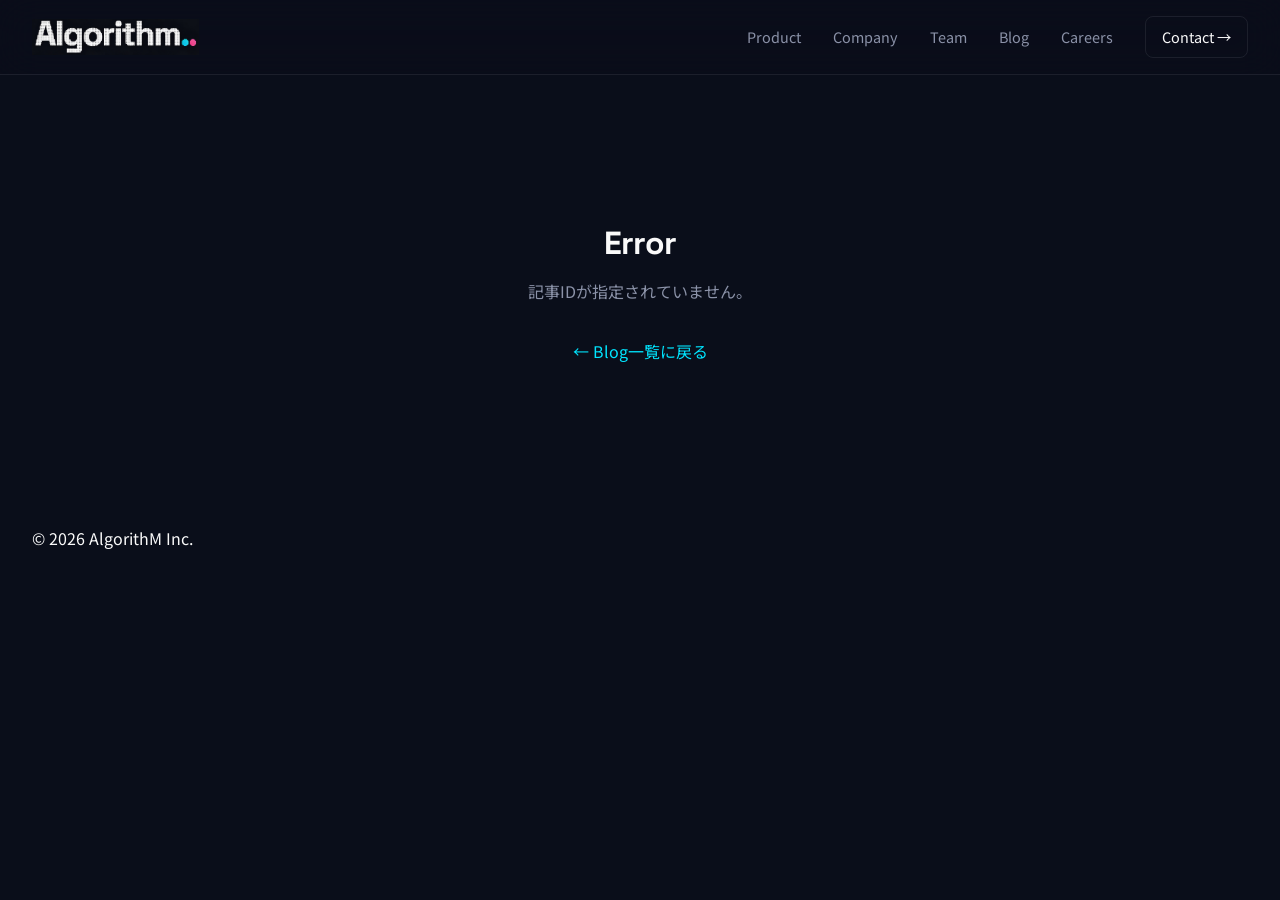
<file: blog-post.html>
<!-- File: blog-post.html -->
<!DOCTYPE html>
<html lang="ja">
<head>
  <meta charset="UTF-8">
  <meta name="viewport" content="width=device-width, initial-scale=1.0">
  <title>Blog - 株式会社Algorithm..</title>
  <link rel="stylesheet" href="assets/css/style.css">
  <link rel="stylesheet" href="assets/css/blog.css">
  <link rel="preconnect" href="https://fonts.googleapis.com">
  <link href="https://fonts.googleapis.com/css2?family=Space+Grotesk:wght@400;500;700&family=Noto+Sans+JP:wght@400;500;700;900&display=swap" rel="stylesheet">
</head>
<body>

  <header class="header">
  <div class="container header__inner">
    <a href="index.html" class="logo">
      <img src="assets/images/logo.png"
           alt="Algorithm.."
           class="logo__img"
           onerror="this.style.display='none'; this.nextElementSibling.style.display='inline-flex';">
      <span class="logo__text" style="display: none;">Algorithm<span>..</span></span>
    </a>
    <nav class="nav">
      <a href="algodesk.html">Product</a>
      <a href="company.html">Company</a>
      <a href="members.html">Team</a>
      <a href="blog.html">Blog</a>
      <a href="careers.html">Careers</a>
      <a href="contact.html" class="nav__cta">Contact →</a>
    </nav>
    <button class="menu-toggle" aria-label="Menu">☰</button>
  </div>
</header>

  <main class="blog-post-page">

    <article class="post-article">

      <header class="post-header container">
        <div class="post-breadcrumb">
          <a href="blog.html">← Blog一覧に戻る</a>
        </div>
        <div class="post-meta">
          <span class="post-category" id="post-category"></span>
          <time class="post-date" id="post-date"></time>
        </div>
        <h1 class="post-title" id="post-title"></h1>
        <div class="post-tags" id="post-tags"></div>
        <div class="post-author">
          <span id="post-author"></span>
        </div>
      </header>

      <div class="post-thumbnail" id="post-thumbnail"></div>

      <div class="post-body container" id="post-body">
        <!-- JSで動的生成 -->
      </div>

      <footer class="post-footer container">
        <div class="post-share">
          <span>SHARE</span>
          <a href="#" id="share-x" target="_blank" rel="noopener">X</a>
          <a href="#" id="share-linkedin" target="_blank" rel="noopener">LinkedIn</a>
        </div>
      </footer>

    </article>

    <section class="related-posts">
      <div class="container">
        <h2 class="section-title">Related Posts</h2>
        <div class="blog-grid" id="related-grid">
          <!-- JSで動的生成 -->
        </div>
      </div>
    </section>

  </main>

  <footer class="site-footer">
    <div class="container">
      <p>&copy; 2026 AlgorithM Inc.</p>
    </div>
  </footer>

  <script src="assets/js/main.js"></script>
  <script src="assets/js/blog-post.js"></script>
</body>
</html>
</file>
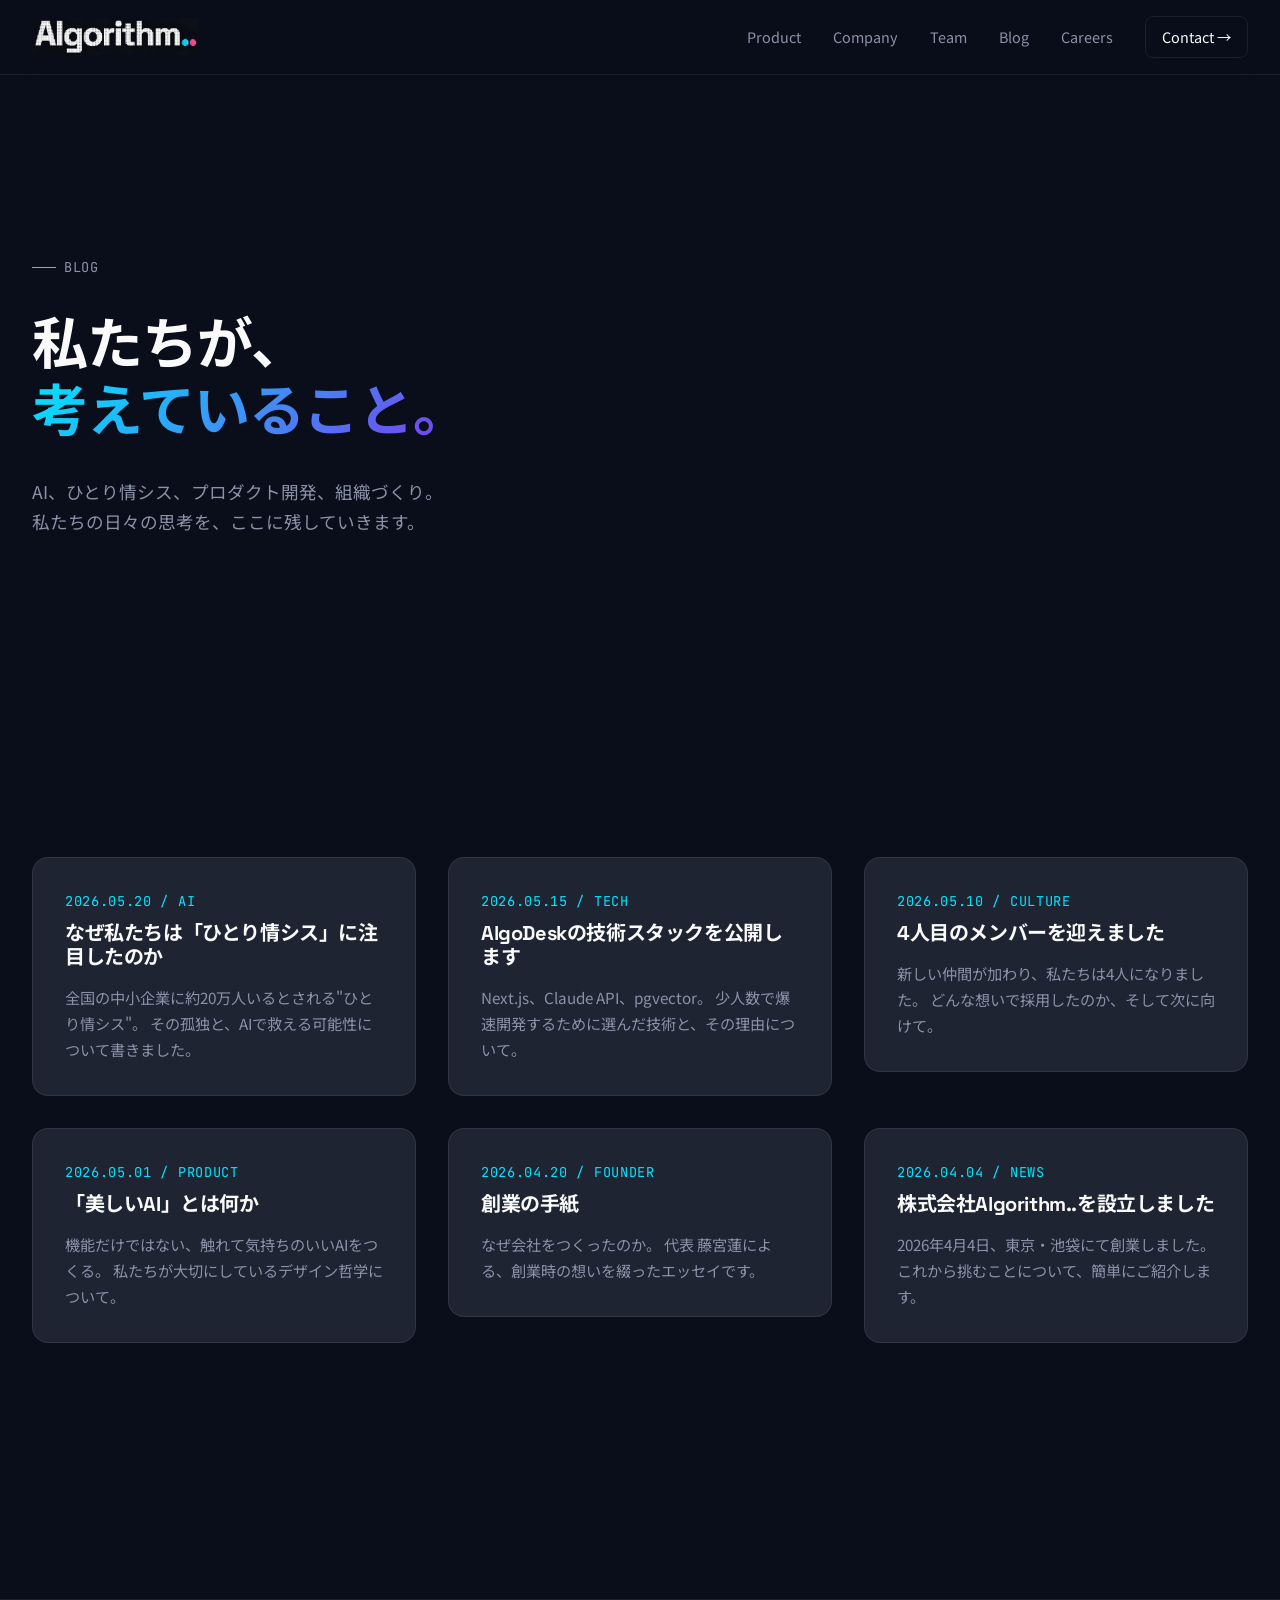
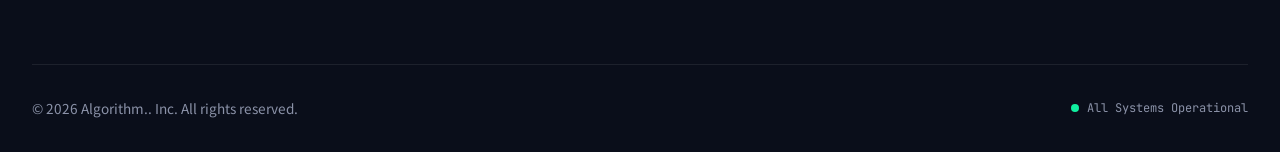
<file: blog.html>
<!-- File: blog.html -->
<!DOCTYPE html>
<html lang="ja">
<head>
  <meta charset="UTF-8">
  <meta name="viewport" content="width=device-width, initial-scale=1.0">
  <title>Blog — 株式会社Algorithm..</title>
  <meta name="description" content="株式会社Algorithm..の公式ブログ。AI、ひとり情シス、プロダクト開発、組織づくりについて発信します。">
  <link rel="icon" href="assets/images/favicon.ico">
  <link rel="preconnect" href="https://fonts.googleapis.com">
  <link rel="preconnect" href="https://fonts.gstatic.com" crossorigin>
  <link href="https://fonts.googleapis.com/css2?family=Space+Grotesk:wght@400;500;700&family=Noto+Sans+JP:wght@400;500;700;900&family=JetBrains+Mono:wght@400;500&display=swap" rel="stylesheet">
  <link rel="stylesheet" href="assets/css/style.css">
</head>
<body>
  <header class="header">
    <div class="container header__inner">
      <a href="index.html" class="logo">
        <img src="assets/images/logo.png"
             alt="Algorithm.."
             class="logo__img"
             onerror="this.style.display='none'; this.nextElementSibling.style.display='inline-flex';">
        <span class="logo__text" style="display: none;">Algorithm<span>..</span></span>
      </a>
      <nav class="nav">
        <a href="algodesk.html">Product</a>
        <a href="company.html">Company</a>
        <a href="members.html">Team</a>
        <a href="blog.html">Blog</a>
        <a href="careers.html">Careers</a>
        <a href="contact.html" class="nav__cta">Contact →</a>
      </nav>
      <button class="menu-toggle" aria-label="Menu">☰</button>
    </div>
  </header>

  <main style="padding-top: 120px;">
    <section class="section">
      <div class="container">
        <p class="text-mono section-label">Blog</p>
        <h1 class="section__heading fade-in">
          私たちが、<br>
          <span class="text-gradient">考えていること。</span>
        </h1>
        <p class="section__lead fade-in">
          AI、ひとり情シス、プロダクト開発、組織づくり。<br>
          私たちの日々の思考を、ここに残していきます。
        </p>
      </div>
    </section>

    <!-- File: blog.html （該当セクションのみ抜粋） -->

<section class="section">
  <div class="container">
    <div class="grid grid--3 fade-in">

      <a href="blog-post-01.html" style="text-decoration: none; color: inherit;">
        <article class="card">
          <p class="text-mono" style="color: var(--color-accent-cyan); margin-bottom: var(--space-xs);">2026.05.20 / AI</p>
          <h3 class="card__title">なぜ私たちは「ひとり情シス」に注目したのか</h3>
          <p class="card__text">
            全国の中小企業に約20万人いるとされる"ひとり情シス"。
            その孤独と、AIで救える可能性について書きました。
          </p>
        </article>
      </a>

      <a href="blog-post-02.html" style="text-decoration: none; color: inherit;">
        <article class="card">
          <p class="text-mono" style="color: var(--color-accent-cyan); margin-bottom: var(--space-xs);">2026.05.15 / Tech</p>
          <h3 class="card__title">AlgoDeskの技術スタックを公開します</h3>
          <p class="card__text">
            Next.js、Claude API、pgvector。
            少人数で爆速開発するために選んだ技術と、その理由について。
          </p>
        </article>
      </a>

      <a href="blog-post-03.html" style="text-decoration: none; color: inherit;">
        <article class="card">
          <p class="text-mono" style="color: var(--color-accent-cyan); margin-bottom: var(--space-xs);">2026.05.10 / Culture</p>
          <h3 class="card__title">4人目のメンバーを迎えました</h3>
          <p class="card__text">
            新しい仲間が加わり、私たちは4人になりました。
            どんな想いで採用したのか、そして次に向けて。
          </p>
        </article>
      </a>

      <a href="blog-post-04.html" style="text-decoration: none; color: inherit;">
        <article class="card">
          <p class="text-mono" style="color: var(--color-accent-cyan); margin-bottom: var(--space-xs);">2026.05.01 / Product</p>
          <h3 class="card__title">「美しいAI」とは何か</h3>
          <p class="card__text">
            機能だけではない、触れて気持ちのいいAIをつくる。
            私たちが大切にしているデザイン哲学について。
          </p>
        </article>
      </a>

      <a href="blog-post-05.html" style="text-decoration: none; color: inherit;">
        <article class="card">
          <p class="text-mono" style="color: var(--color-accent-cyan); margin-bottom: var(--space-xs);">2026.04.20 / Founder</p>
          <h3 class="card__title">創業の手紙</h3>
          <p class="card__text">
            なぜ会社をつくったのか。
            代表 藤宮蓮による、創業時の想いを綴ったエッセイです。
          </p>
        </article>
      </a>

      <a href="blog-post-06.html" style="text-decoration: none; color: inherit;">
        <article class="card">
          <p class="text-mono" style="color: var(--color-accent-cyan); margin-bottom: var(--space-xs);">2026.04.04 / News</p>
          <h3 class="card__title">株式会社Algorithm..を設立しました</h3>
          <p class="card__text">
            2026年4月4日、東京・池袋にて創業しました。
            これから挑むことについて、簡単にご紹介します。
          </p>
        </article>
      </a>

    </div>
  </div>
</section>
  </main>

  <footer class="footer">
    <div class="container">
      <div class="footer__bottom">
        <p>© 2026 Algorithm.. Inc. All rights reserved.</p>
        <p class="status-indicator">All Systems Operational</p>
      </div>
    </div>
  </footer>

  <script src="assets/js/main.js"></script>
</body>
</html>
</file>
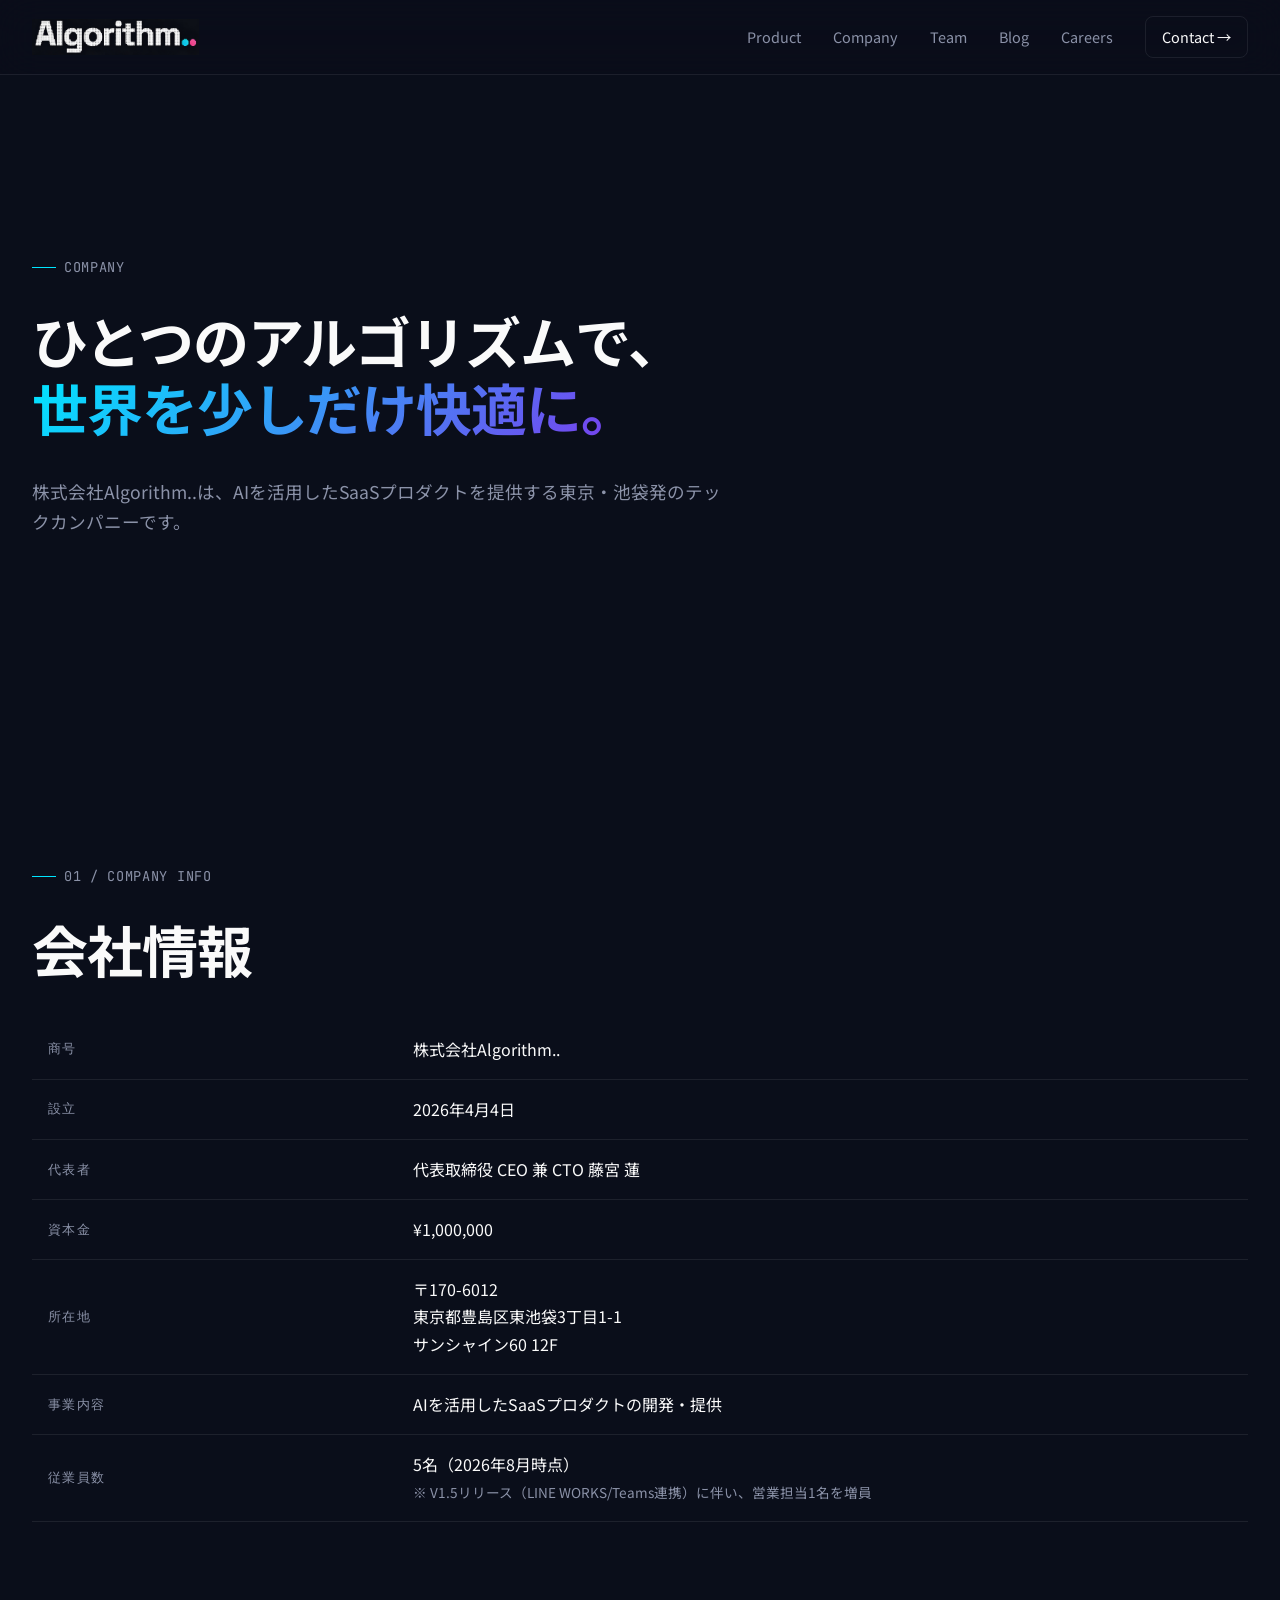
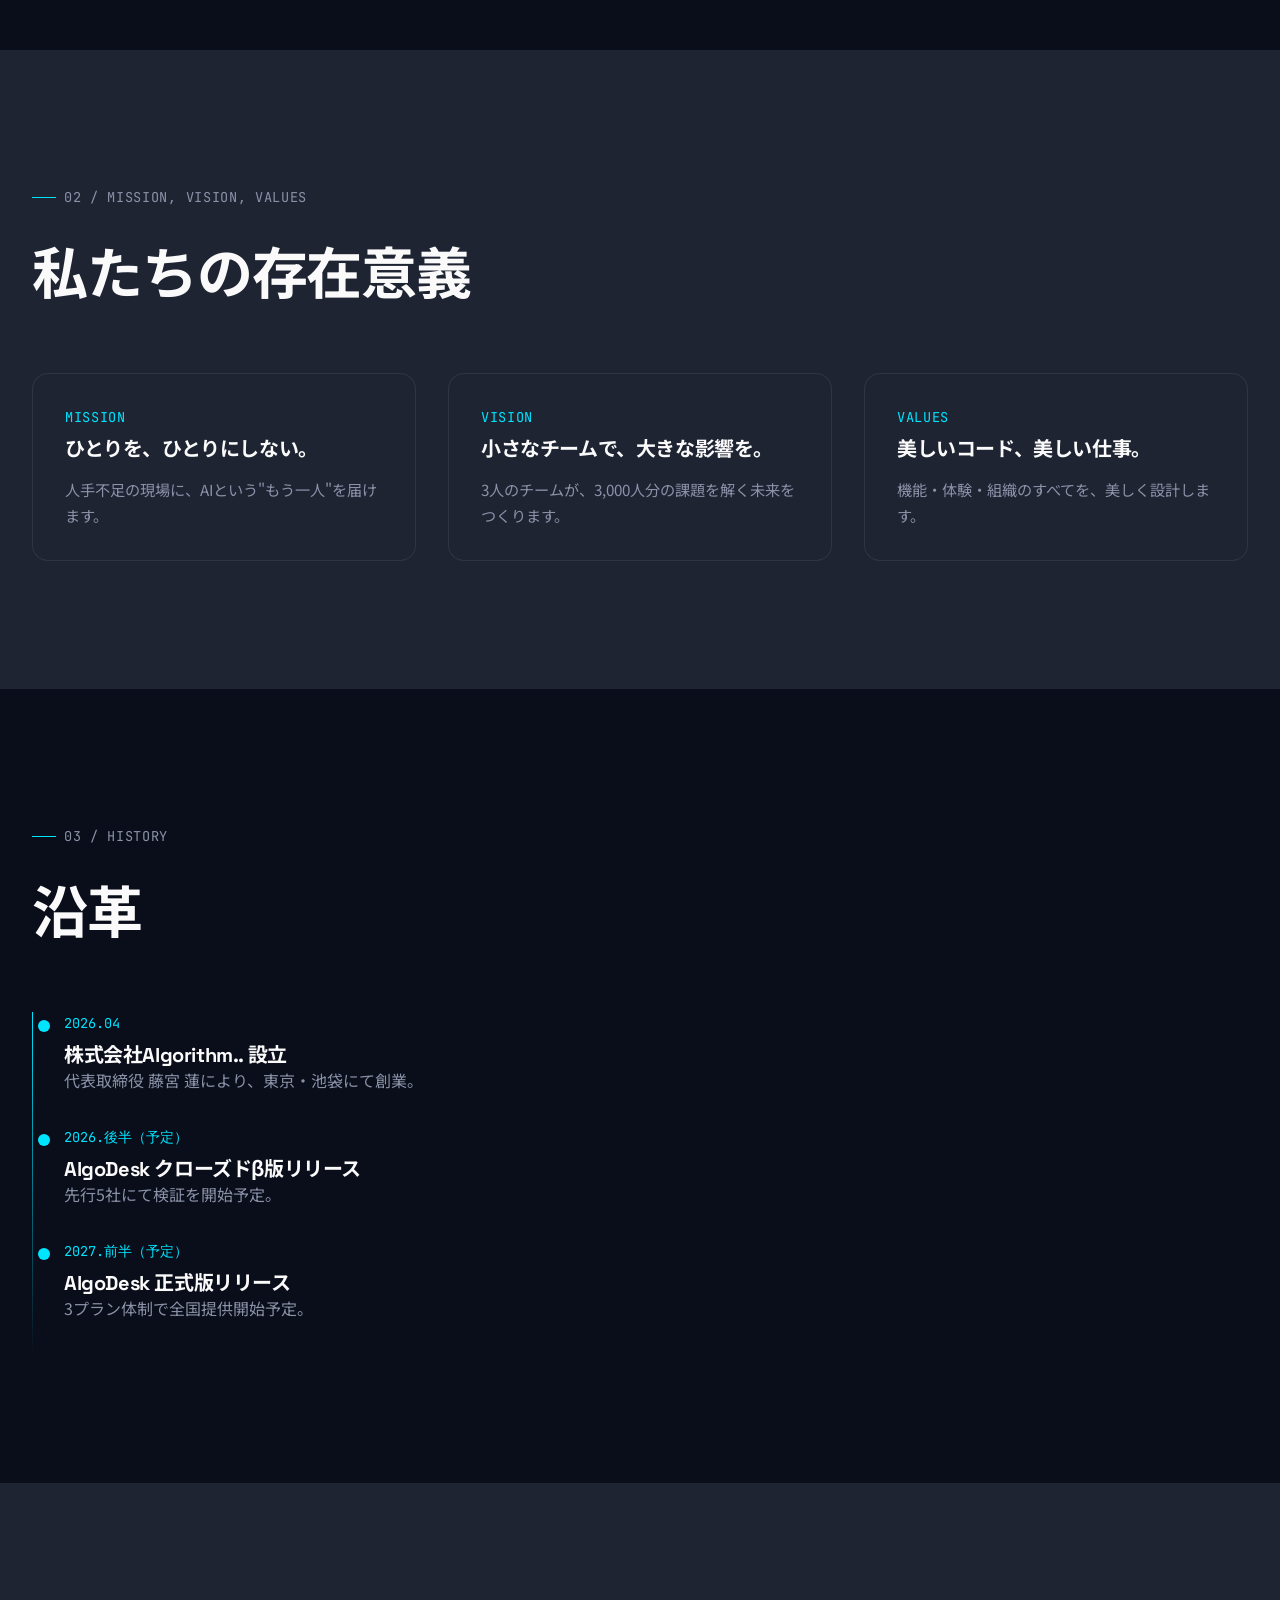
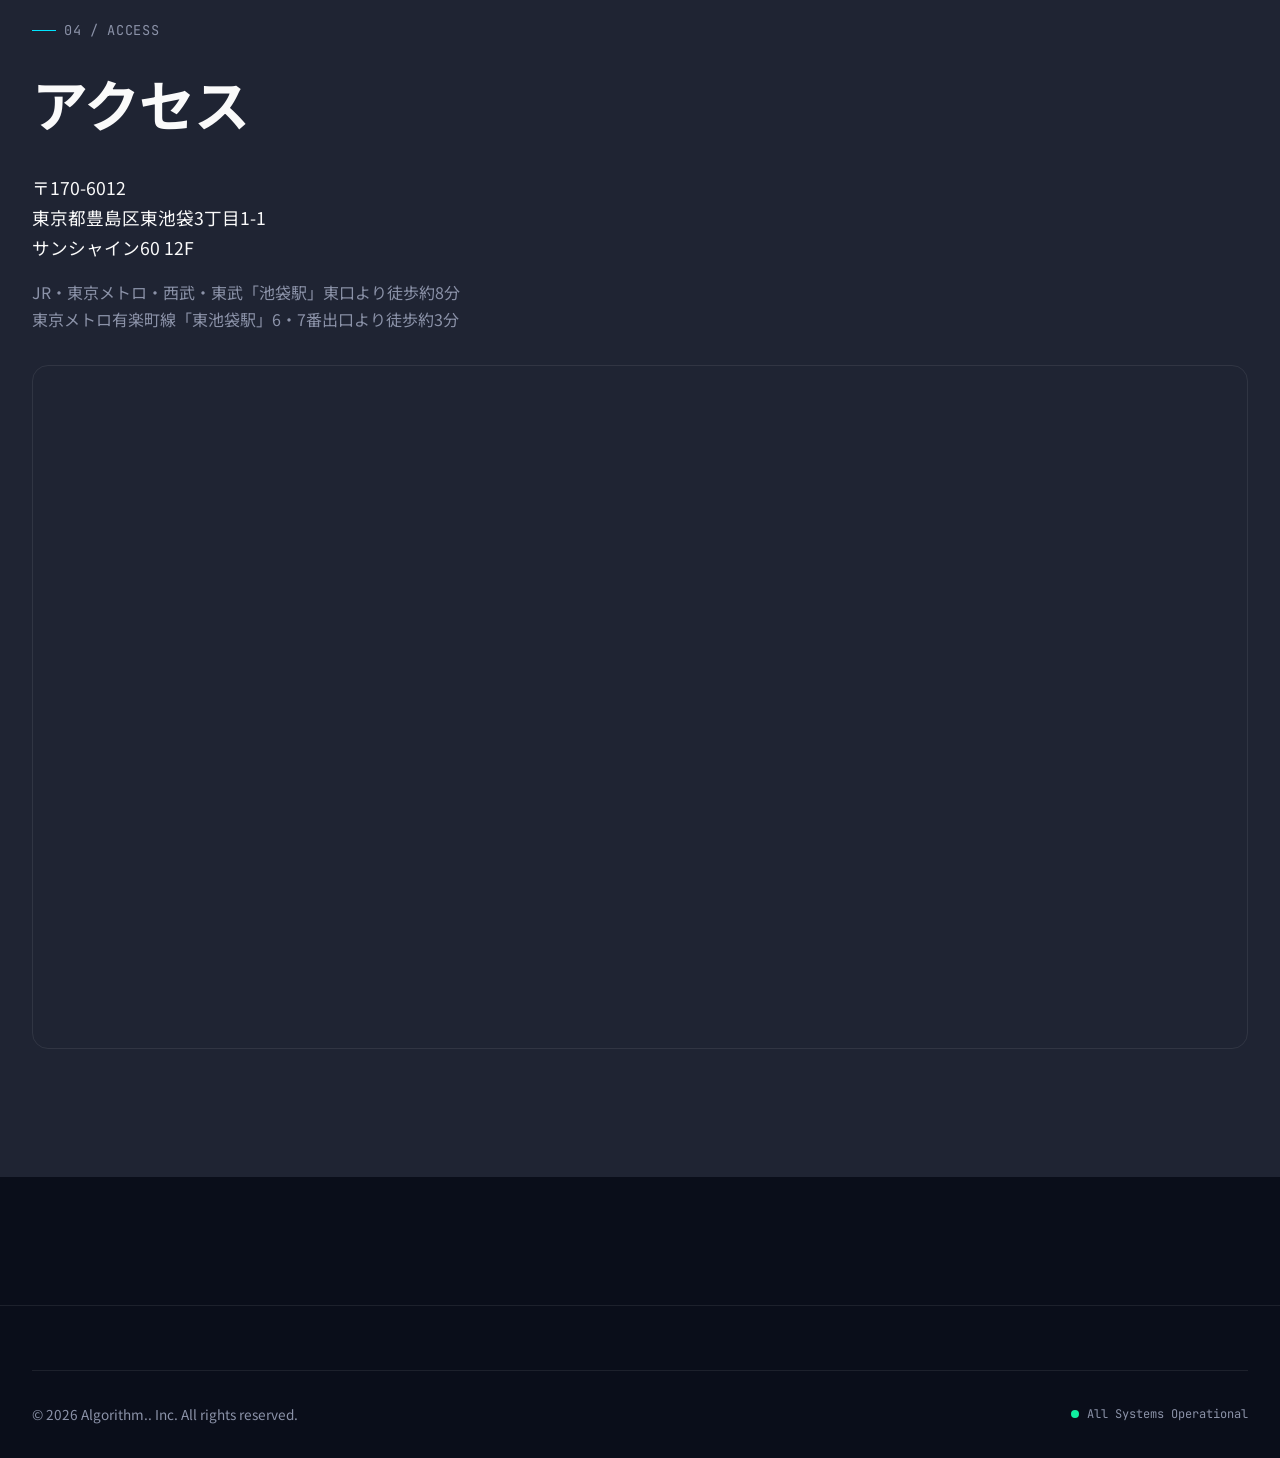
<file: company.html>
<!-- File: company.html -->
<!DOCTYPE html>
<html lang="ja">
<head>
  <meta charset="UTF-8">
  <meta name="viewport" content="width=device-width, initial-scale=1.0">
  <title>会社概要 — 株式会社Algorithm..</title>
  <meta name="description" content="株式会社Algorithm..の会社概要。AIを活用したSaaSプロダクトを提供する東京・池袋発のテックカンパニーです。">
  <link rel="icon" href="assets/images/favicon.ico">
  <link rel="preconnect" href="https://fonts.googleapis.com">
  <link rel="preconnect" href="https://fonts.gstatic.com" crossorigin>
  <link href="https://fonts.googleapis.com/css2?family=Space+Grotesk:wght@400;500;700&family=Noto+Sans+JP:wght@400;500;700;900&family=JetBrains+Mono:wght@400;500&display=swap" rel="stylesheet">
  <link rel="stylesheet" href="assets/css/style.css">
</head>
<body>
  <header class="header">
  <div class="container header__inner">
    <a href="index.html" class="logo">
      <img src="assets/images/logo.png"
           alt="Algorithm.."
           class="logo__img"
           onerror="this.style.display='none'; this.nextElementSibling.style.display='inline-flex';">
      <span class="logo__text" style="display: none;">Algorithm<span>..</span></span>
    </a>
    <nav class="nav">
      <a href="algodesk.html">Product</a>
      <a href="company.html">Company</a>
      <a href="members.html">Team</a>
      <a href="blog.html">Blog</a>
      <a href="careers.html">Careers</a>
      <a href="contact.html" class="nav__cta">Contact →</a>
    </nav>
    <button class="menu-toggle" aria-label="Menu">☰</button>
  </div>
</header>

  <main style="padding-top: 120px;">

    <section class="section">
      <div class="container">
        <p class="text-mono section-label">Company</p>
        <h1 class="section__heading fade-in">
          ひとつのアルゴリズムで、<br>
          <span class="text-gradient">世界を少しだけ快適に。</span>
        </h1>
        <p class="section__lead fade-in">
          株式会社Algorithm..は、AIを活用したSaaSプロダクトを提供する東京・池袋発のテックカンパニーです。
        </p>
      </div>
    </section>

    <section class="section">
      <div class="container">
        <p class="text-mono section-label">01 / Company Info</p>
        <h2 class="section__heading fade-in">会社情報</h2>
        <table class="info-table fade-in" style="margin-top: var(--space-md);">
          <tr>
            <th>商号</th>
            <td>株式会社Algorithm..</td>
          </tr>
          <tr>
            <th>設立</th>
            <td>2026年4月4日</td>
          </tr>
          <tr>
            <th>代表者</th>
            <td>代表取締役 CEO 兼 CTO 藤宮 蓮</td>
          </tr>
          <tr>
            <th>資本金</th>
            <td>¥1,000,000</td>
          </tr>
          <tr>
            <th>所在地</th>
            <td>
              〒170-6012<br>
              東京都豊島区東池袋3丁目1-1<br>
              サンシャイン60 12F
            </td>
          </tr>
          <tr>
            <th>事業内容</th>
            <td>AIを活用したSaaSプロダクトの開発・提供</td>
          </tr>
          <!-- 既存の「従業員数: 4名」を以下に差し替え -->
<tr>
  <th>従業員数</th>
  <td>
    5名（2026年8月時点）<br>
    <span style="color: var(--color-text-dim); font-size: 0.85rem;">
      ※ V1.5リリース（LINE WORKS/Teams連携）に伴い、営業担当1名を増員
    </span>
  </td>
</tr>
        </table>
      </div>
    </section>

    <section class="section" style="background: var(--color-bg-alt);">
      <div class="container">
        <p class="text-mono section-label">02 / Mission, Vision, Values</p>
        <h2 class="section__heading fade-in">私たちの存在意義</h2>
        <div class="grid grid--3 fade-in" style="margin-top: var(--space-lg);">
          <div class="card">
            <p class="text-mono" style="color: var(--color-accent-cyan); margin-bottom: var(--space-xs);">MISSION</p>
            <h3 class="card__title">ひとりを、ひとりにしない。</h3>
            <p class="card__text">人手不足の現場に、AIという"もう一人"を届けます。</p>
          </div>
          <div class="card">
            <p class="text-mono" style="color: var(--color-accent-cyan); margin-bottom: var(--space-xs);">VISION</p>
            <h3 class="card__title">小さなチームで、大きな影響を。</h3>
            <p class="card__text">3人のチームが、3,000人分の課題を解く未来をつくります。</p>
          </div>
          <div class="card">
            <p class="text-mono" style="color: var(--color-accent-cyan); margin-bottom: var(--space-xs);">VALUES</p>
            <h3 class="card__title">美しいコード、美しい仕事。</h3>
            <p class="card__text">機能・体験・組織のすべてを、美しく設計します。</p>
          </div>
        </div>
      </div>
    </section>

    <section class="section">
      <div class="container">
        <p class="text-mono section-label">03 / History</p>
        <h2 class="section__heading fade-in">沿革</h2>
        <div class="timeline fade-in" style="margin-top: var(--space-lg);">
          <div class="timeline__item">
            <p class="timeline__date">2026.04</p>
            <h3 style="font-size: 1.25rem;">株式会社Algorithm.. 設立</h3>
            <p style="color: var(--color-text-dim);">代表取締役 藤宮 蓮により、東京・池袋にて創業。</p>
          </div>
          <div class="timeline__item">
            <p class="timeline__date">2026.後半（予定）</p>
            <h3 style="font-size: 1.25rem;">AlgoDesk クローズドβ版リリース</h3>
            <p style="color: var(--color-text-dim);">先行5社にて検証を開始予定。</p>
          </div>
          <div class="timeline__item">
            <p class="timeline__date">2027.前半（予定）</p>
            <h3 style="font-size: 1.25rem;">AlgoDesk 正式版リリース</h3>
            <p style="color: var(--color-text-dim);">3プラン体制で全国提供開始予定。</p>
          </div>
        </div>
      </div>
    </section>

    <section class="section" style="background: var(--color-bg-alt);">
      <div class="container">
        <p class="text-mono section-label">04 / Access</p>
        <h2 class="section__heading fade-in">アクセス</h2>
        <div class="fade-in" style="margin-top: var(--space-md);">
          <p style="font-size: 1.1rem; margin-bottom: var(--space-sm);">
            〒170-6012<br>
            東京都豊島区東池袋3丁目1-1<br>
            サンシャイン60 12F
          </p>
          <p style="color: var(--color-text-dim); margin-bottom: var(--space-md);">
            JR・東京メトロ・西武・東武「池袋駅」東口より徒歩約8分<br>
            東京メトロ有楽町線「東池袋駅」6・7番出口より徒歩約3分
          </p>
          <div style="aspect-ratio: 16/9; border-radius: var(--radius-md); overflow: hidden; border: 1px solid var(--color-border);">
            <iframe
              src="https://www.google.com/maps/embed?pb=!1m18!1m12!1m3!1d3239.7186632878284!2d139.7177!3d35.7295!2m3!1f0!2f0!3f0!3m2!1i1024!2i768!4f13.1!3m3!1m2!1s0x60188d5f7d0c4d31%3A0x9f7c2dfd2b6c7ff5!2z44K144Oz44K344Oj44Kk44Oz77yW77yQ!5e0!3m2!1sja!2sjp!4v1234567890"
              width="100%"
              height="100%"
              style="border:0; filter: invert(90%) hue-rotate(180deg);"
              allowfullscreen=""
              loading="lazy"
              referrerpolicy="no-referrer-when-downgrade">
            </iframe>
          </div>
        </div>
      </div>
    </section>

  </main>

  <footer class="footer">
    <div class="container">
      <div class="footer__bottom">
        <p>© 2026 Algorithm.. Inc. All rights reserved.</p>
        <p class="status-indicator">All Systems Operational</p>
      </div>
    </div>
  </footer>

  <script src="assets/js/main.js"></script>
</body>
</html>
</file>
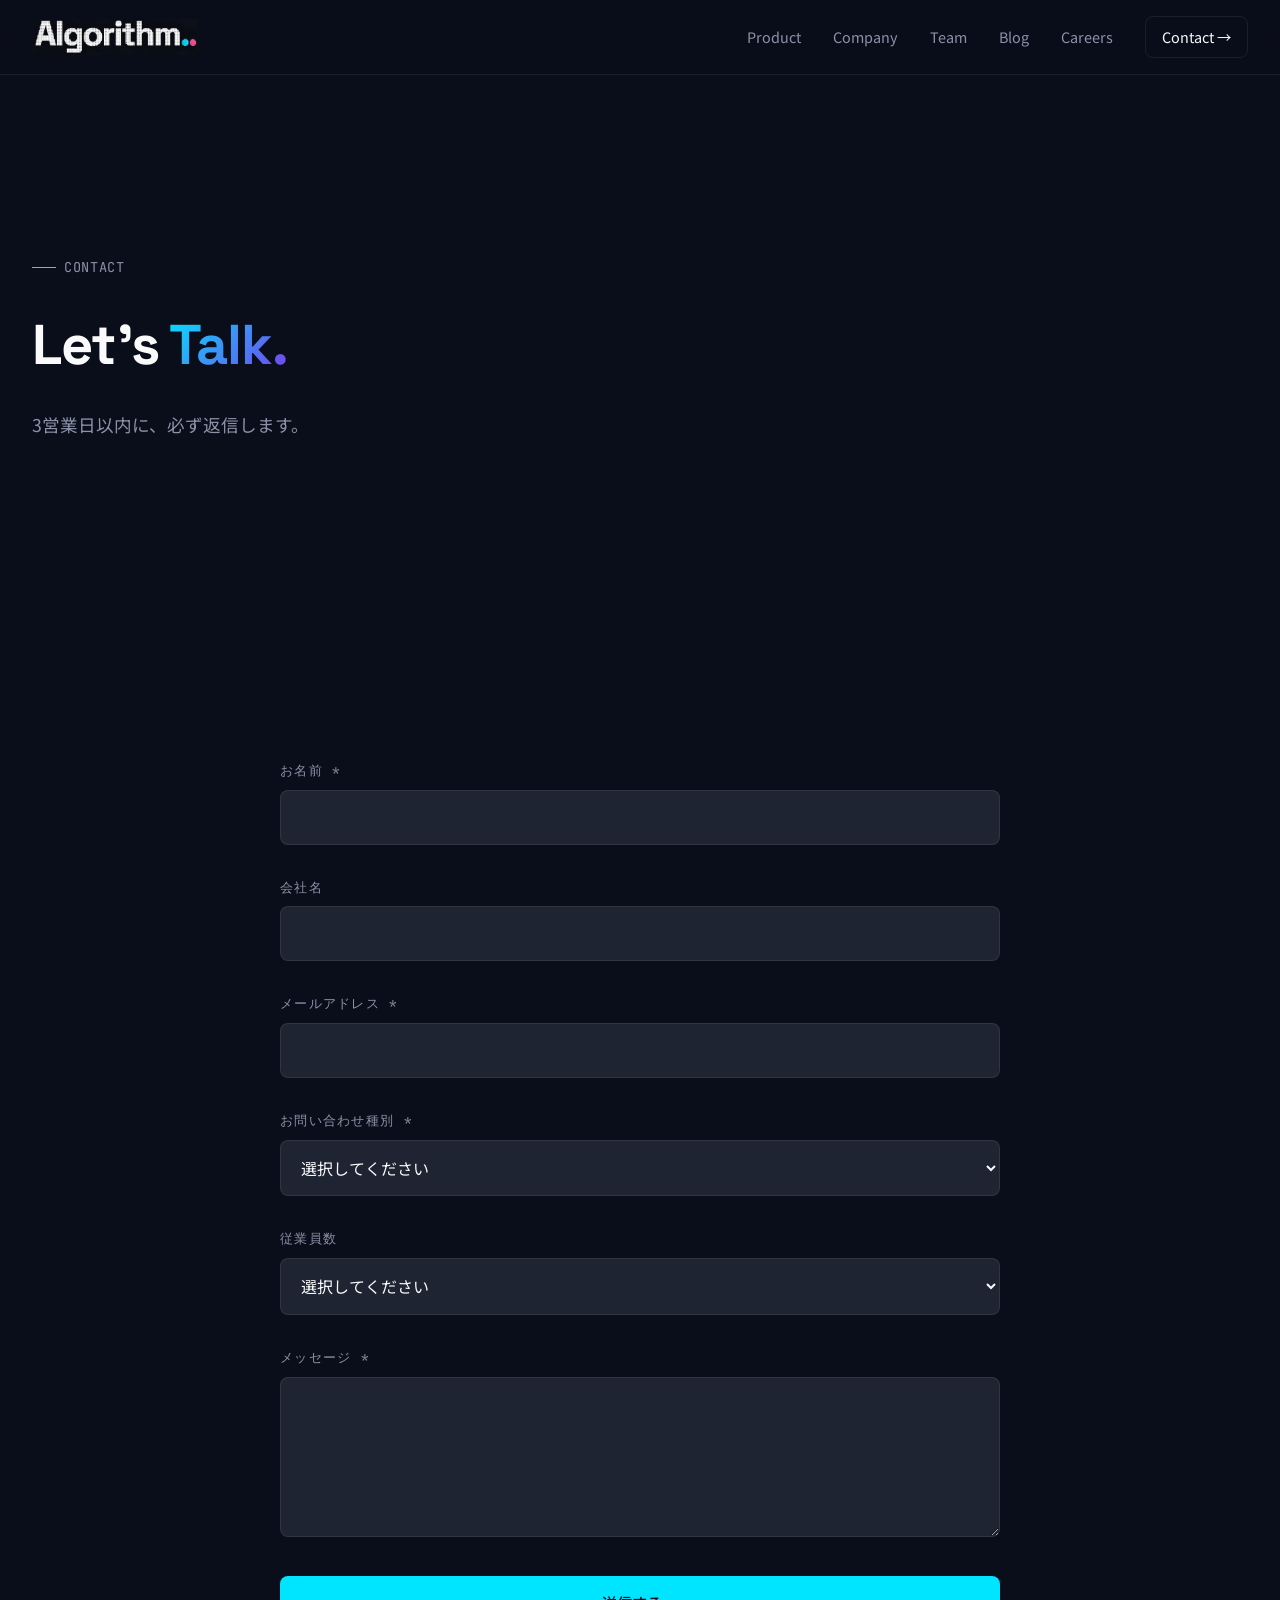
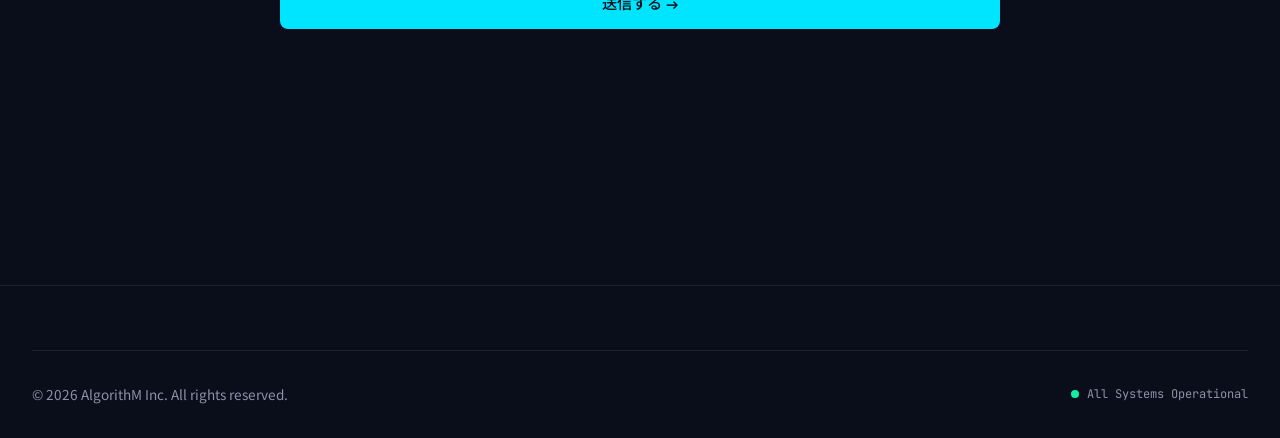
<file: contact.html>
<!-- File: contact.html -->
<!DOCTYPE html>
<html lang="ja">
<head>
  <meta charset="UTF-8">
  <meta name="viewport" content="width=device-width, initial-scale=1.0">
  <title>Contact — 株式会社Algorithm..</title>
  <link rel="preconnect" href="https://fonts.googleapis.com">
  <link rel="preconnect" href="https://fonts.gstatic.com" crossorigin>
  <link href="https://fonts.googleapis.com/css2?family=Space+Grotesk:wght@400;500;700&family=Noto+Sans+JP:wght@400;500;700;900&family=JetBrains+Mono:wght@400;500&display=swap" rel="stylesheet">
  <link rel="stylesheet" href="assets/css/style.css">
</head>
<body>
  <header class="header">
  <div class="container header__inner">
    <a href="index.html" class="logo">
      <img src="assets/images/logo.png"
           alt="Algorithm.."
           class="logo__img"
           onerror="this.style.display='none'; this.nextElementSibling.style.display='inline-flex';">
      <span class="logo__text" style="display: none;">Algorithm<span>..</span></span>
    </a>
    <nav class="nav">
      <a href="algodesk.html">Product</a>
      <a href="company.html">Company</a>
      <a href="members.html">Team</a>
      <a href="blog.html">Blog</a>
      <a href="careers.html">Careers</a>
      <a href="contact.html" class="nav__cta">Contact →</a>
    </nav>
    <button class="menu-toggle" aria-label="Menu">☰</button>
  </div>
</header>
  <main style="padding-top: 120px;">
    <section class="section">
      <div class="container">
        <p class="text-mono section-label">Contact</p>
        <h1 class="section__heading fade-in">
          Let's <span class="text-gradient">Talk.</span>
        </h1>
        <p class="section__lead fade-in">
          3営業日以内に、必ず返信します。
        </p>
      </div>
    </section>

    <section class="section">
      <div class="container">
        <form class="form fade-in" action="https://formspree.io/f/YOUR_FORM_ID" method="POST">
          <div class="form__group">
            <label class="form__label" for="name">お名前 *</label>
            <input class="form__input" type="text" id="name" name="name" required>
          </div>
          <div class="form__group">
            <label class="form__label" for="company">会社名</label>
            <input class="form__input" type="text" id="company" name="company">
          </div>
          <div class="form__group">
            <label class="form__label" for="email">メールアドレス *</label>
            <input class="form__input" type="email" id="email" name="email" required>
          </div>
          <div class="form__group">
            <label class="form__label" for="type">お問い合わせ種別 *</label>
            <select class="form__select" id="type" name="type" required>
              <option value="">選択してください</option>
              <option value="product">製品について（AlgoDesk）</option>
              <option value="partner">パートナー提携について</option>
              <option value="press">取材・メディア掲載依頼</option>
              <option value="careers">採用について</option>
              <option value="other">その他</option>
            </select>
          </div>
          <div class="form__group">
            <label class="form__label" for="size">従業員数</label>
            <select class="form__select" id="size" name="size">
              <option value="">選択してください</option>
              <option value="1-30">1〜30名</option>
              <option value="31-100">31〜100名</option>
              <option value="101-300">101〜300名</option>
              <option value="301+">301名以上</option>
            </select>
          </div>
          <div class="form__group">
            <label class="form__label" for="message">メッセージ *</label>
            <textarea class="form__textarea" id="message" name="message" required></textarea>
          </div>
          <button type="submit" class="btn btn--primary" style="width: 100%; justify-content: center;">
            送信する →
          </button>
        </form>
      </div>
    </section>
  </main>

  <footer class="footer">
    <div class="container">
      <div class="footer__bottom">
        <p>© 2026 AlgorithM Inc. All rights reserved.</p>
        <p class="status-indicator">All Systems Operational</p>
      </div>
    </div>
  </footer>

  <script src="assets/js/main.js"></script>
</body>
</html>
</file>
<file: assets/css/style.css>
/* File: assets/css/style.css */

/* ============================================
   Design Tokens
============================================ */
:root {
  --color-bg: #0A0E1A;
  --color-bg-alt: #1F2433;
  --color-text: #FAFAFA;
  --color-text-dim: #8B92A8;
  --color-accent-cyan: #00E5FF;
  --color-accent-violet: #7C3AED;
  --color-accent-green: #10F0A0;
  --color-border: rgba(255, 255, 255, 0.08);

  --font-display: "Space Grotesk", "Noto Sans JP", sans-serif;
  --font-body: "Noto Sans JP", -apple-system, sans-serif;
  --font-mono: "JetBrains Mono", "Geist Mono", monospace;

  --space-xs: 0.5rem;
  --space-sm: 1rem;
  --space-md: 2rem;
  --space-lg: 4rem;
  --space-xl: 8rem;

  --radius-sm: 8px;
  --radius-md: 16px;
  --radius-lg: 24px;

  --transition: cubic-bezier(0.16, 1, 0.3, 1);
}

/* ============================================
   Reset
============================================ */
*,
*::before,
*::after {
  margin: 0;
  padding: 0;
  box-sizing: border-box;
}

html {
  scroll-behavior: smooth;
  -webkit-font-smoothing: antialiased;
}

body {
  font-family: var(--font-body);
  background: var(--color-bg);
  color: var(--color-text);
  line-height: 1.7;
  overflow-x: hidden;
}

a {
  color: inherit;
  text-decoration: none;
  transition: color 0.3s var(--transition);
}

img {
  max-width: 100%;
  display: block;
}

/* ============================================
   Typography
============================================ */
h1, h2, h3, h4 {
  font-family: var(--font-display);
  font-weight: 700;
  line-height: 1.2;
  letter-spacing: -0.02em;
}

.text-mono {
  font-family: var(--font-mono);
  font-size: 0.85rem;
  letter-spacing: 0.05em;
  color: var(--color-text-dim);
  text-transform: uppercase;
}

.text-gradient {
  background: linear-gradient(135deg, var(--color-accent-cyan), var(--color-accent-violet));
  -webkit-background-clip: text;
  background-clip: text;
  -webkit-text-fill-color: transparent;
}

/* ============================================
   Layout
============================================ */
.container {
  max-width: 1280px;
  margin: 0 auto;
  padding: 0 var(--space-md);
}

.section {
  padding: var(--space-xl) 0;
  position: relative;
}

.section-label {
  display: inline-flex;
  align-items: center;
  gap: var(--space-xs);
  margin-bottom: var(--space-md);
}

.section-label::before {
  content: "";
  width: 24px;
  height: 1px;
  background: var(--color-accent-cyan);
}

/* ============================================
   Header
============================================ */
.header {
  position: fixed;
  top: 0;
  left: 0;
  right: 0;
  z-index: 100;
  padding: var(--space-sm) 0;
  background: rgba(10, 14, 26, 0.7);
  backdrop-filter: blur(20px);
  -webkit-backdrop-filter: blur(20px);
  border-bottom: 1px solid var(--color-border);
  transition: transform 0.4s var(--transition);
}

.header.is-hidden {
  transform: translateY(-100%);
}

.header__inner {
  display: flex;
  align-items: center;
  justify-content: space-between;
}

/* ============================================
   Logo
============================================ */
.logo {
  display: inline-flex;
  align-items: center;
  gap: 0.5rem;
  height: 40px;
  line-height: 1;
  flex-shrink: 0;
}

.logo__img {
  height: 36px;
  width: auto;
  max-width: 200px;
  display: block;
  object-fit: contain;
}

.logo__text {
  font-family: var(--font-display);
  font-size: 1.25rem;
  font-weight: 700;
  letter-spacing: -0.02em;
  display: inline-flex;
  align-items: baseline;
  line-height: 1;
}

.logo__text span {
  color: var(--color-accent-cyan);
  font-weight: 700;
  margin-left: 1px;
  animation: dot-pulse 3s infinite ease-in-out;
}

.footer .logo {
  height: 32px;
}

.footer .logo__img {
  height: 28px;
  max-width: 160px;
}

@keyframes dot-pulse {
  0%, 100% { opacity: 1; }
  50% { opacity: 0.5; }
}

/* ============================================
   Navigation
============================================ */
.nav {
  display: flex;
  align-items: center;
  gap: var(--space-md);
}

.nav a {
  font-size: 0.9rem;
  color: var(--color-text-dim);
  position: relative;
}

.nav a:hover {
  color: var(--color-text);
}

.nav a::after {
  content: "";
  position: absolute;
  bottom: -4px;
  left: 0;
  width: 0;
  height: 1px;
  background: var(--color-accent-cyan);
  transition: width 0.3s var(--transition);
}

.nav a:hover::after {
  width: 100%;
}

.nav__cta {
  padding: 0.5rem 1rem;
  border: 1px solid var(--color-border);
  border-radius: var(--radius-sm);
  color: var(--color-text) !important;
}

.nav__cta:hover {
  background: var(--color-accent-cyan);
  color: var(--color-bg) !important;
  border-color: var(--color-accent-cyan);
}

.menu-toggle {
  display: none;
  background: none;
  border: none;
  color: var(--color-text);
  font-size: 1.5rem;
  cursor: pointer;
}

/* ============================================
   Hero
============================================ */
.hero {
  min-height: 100vh;
  display: flex;
  align-items: center;
  position: relative;
  padding-top: 80px;
  overflow: hidden;
}

.hero__canvas {
  position: absolute;
  inset: 0;
  z-index: 0;
  opacity: 0.5;
}

.hero__content {
  position: relative;
  z-index: 2;
}

.hero__title {
  font-size: clamp(2.5rem, 7vw, 6rem);
  font-weight: 700;
  margin-bottom: var(--space-md);
}

.hero__subtitle {
  font-size: clamp(1rem, 2vw, 1.25rem);
  color: var(--color-text-dim);
  max-width: 600px;
  margin-bottom: var(--space-lg);
}

.hero__cta {
  display: flex;
  gap: var(--space-sm);
  flex-wrap: wrap;
}

/* ============================================
   Buttons
============================================ */
.btn {
  display: inline-flex;
  align-items: center;
  gap: 0.5rem;
  padding: 0.9rem 1.75rem;
  font-family: var(--font-display);
  font-size: 0.95rem;
  font-weight: 500;
  border-radius: var(--radius-sm);
  cursor: pointer;
  transition: all 0.3s var(--transition);
  border: 1px solid transparent;
}

.btn--primary {
  background: var(--color-accent-cyan);
  color: var(--color-bg);
}

.btn--primary:hover {
  background: var(--color-text);
  transform: translateY(-2px);
  box-shadow: 0 10px 30px rgba(0, 229, 255, 0.3);
}

.btn--ghost {
  background: transparent;
  color: var(--color-text);
  border-color: var(--color-border);
}

.btn--ghost:hover {
  border-color: var(--color-accent-cyan);
  color: var(--color-accent-cyan);
}

/* ============================================
   Scroll Hint
============================================ */
.scroll-hint {
  position: absolute;
  bottom: var(--space-md);
  left: 50%;
  transform: translateX(-50%);
  font-family: var(--font-mono);
  font-size: 0.75rem;
  color: var(--color-text-dim);
  letter-spacing: 0.2em;
  z-index: 2;
}

.scroll-hint::after {
  content: "";
  display: block;
  width: 1px;
  height: 40px;
  background: linear-gradient(to bottom, var(--color-accent-cyan), transparent);
  margin: var(--space-xs) auto 0;
  animation: scroll-pulse 2s infinite;
}

@keyframes scroll-pulse {
  0%, 100% { opacity: 0.3; transform: scaleY(0.5); transform-origin: top; }
  50% { opacity: 1; transform: scaleY(1); }
}

/* ============================================
   Cards & Grid
============================================ */
.grid {
  display: grid;
  gap: var(--space-md);
}

.grid--3 { grid-template-columns: repeat(3, 1fr); }
.grid--2 { grid-template-columns: repeat(2, 1fr); }
.grid--4 { grid-template-columns: repeat(4, 1fr); }

.card {
  padding: var(--space-md);
  background: var(--color-bg-alt);
  border: 1px solid var(--color-border);
  border-radius: var(--radius-md);
  transition: all 0.4s var(--transition);
}

.card:hover {
  border-color: var(--color-accent-cyan);
  transform: translateY(-4px);
}

.card__title {
  font-size: 1.25rem;
  margin-bottom: var(--space-sm);
}

.card__text {
  color: var(--color-text-dim);
  font-size: 0.95rem;
}

/* ============================================
   Section Headings
============================================ */
.section__heading {
  font-size: clamp(2rem, 5vw, 3.5rem);
  margin-bottom: var(--space-md);
}

.section__lead {
  font-size: 1.1rem;
  color: var(--color-text-dim);
  max-width: 700px;
  margin-bottom: var(--space-lg);
}

/* ============================================
   Stats
============================================ */
.stat__number {
  font-family: var(--font-display);
  font-size: clamp(3rem, 8vw, 5rem);
  font-weight: 700;
  line-height: 1;
  background: linear-gradient(135deg, var(--color-accent-cyan), var(--color-accent-violet));
  -webkit-background-clip: text;
  background-clip: text;
  -webkit-text-fill-color: transparent;
}

.stat__label {
  font-family: var(--font-mono);
  font-size: 0.8rem;
  color: var(--color-text-dim);
  text-transform: uppercase;
  letter-spacing: 0.1em;
  margin-top: var(--space-xs);
}

/* ============================================
   Pricing Table
============================================ */
.pricing-grid {
  display: grid;
  grid-template-columns: repeat(3, 1fr);
  gap: var(--space-md);
  margin-top: var(--space-lg);
}

.pricing-card {
  padding: var(--space-md);
  background: var(--color-bg-alt);
  border: 1px solid var(--color-border);
  border-radius: var(--radius-md);
  position: relative;
}

.pricing-card--featured {
  border-color: var(--color-accent-cyan);
  background: linear-gradient(180deg, rgba(0, 229, 255, 0.05), transparent);
}

.pricing-card__badge {
  position: absolute;
  top: -12px;
  left: 50%;
  transform: translateX(-50%);
  padding: 4px 12px;
  background: var(--color-accent-cyan);
  color: var(--color-bg);
  font-family: var(--font-mono);
  font-size: 0.7rem;
  border-radius: 100px;
  text-transform: uppercase;
  letter-spacing: 0.1em;
}

.pricing-card__name {
  font-size: 1.5rem;
  margin-bottom: var(--space-xs);
}

.pricing-card__price {
  font-size: 2.5rem;
  font-weight: 700;
  font-family: var(--font-display);
  margin-bottom: var(--space-xs);
}

.pricing-card__price span {
  font-size: 1rem;
  color: var(--color-text-dim);
  font-weight: 400;
}

.pricing-card__target {
  color: var(--color-text-dim);
  font-size: 0.9rem;
  margin-bottom: var(--space-md);
  padding-bottom: var(--space-md);
  border-bottom: 1px solid var(--color-border);
}

.pricing-card__features {
  list-style: none;
  margin-bottom: var(--space-md);
}

.pricing-card__features li {
  padding: 0.5rem 0;
  padding-left: 1.5rem;
  position: relative;
  font-size: 0.9rem;
}

.pricing-card__features li::before {
  content: "✓";
  position: absolute;
  left: 0;
  color: var(--color-accent-green);
}

/* ============================================
   Forms
============================================ */
.form {
  max-width: 720px;
  margin: 0 auto;
}

.form__group {
  margin-bottom: var(--space-md);
}

.form__label {
  display: block;
  font-family: var(--font-mono);
  font-size: 0.8rem;
  text-transform: uppercase;
  letter-spacing: 0.1em;
  color: var(--color-text-dim);
  margin-bottom: var(--space-xs);
}

.form__input,
.form__textarea,
.form__select {
  width: 100%;
  padding: 0.9rem 1rem;
  background: var(--color-bg-alt);
  border: 1px solid var(--color-border);
  border-radius: var(--radius-sm);
  color: var(--color-text);
  font-family: var(--font-body);
  font-size: 1rem;
  transition: all 0.3s var(--transition);
}

.form__input:focus,
.form__textarea:focus,
.form__select:focus {
  outline: none;
  border-color: var(--color-accent-cyan);
  background: rgba(0, 229, 255, 0.05);
}

.form__textarea {
  min-height: 160px;
  resize: vertical;
}

/* ============================================
   Member Cards
============================================ */
.member {
  display: grid;
  grid-template-columns: 1fr 2fr;
  gap: var(--space-md);
  padding: var(--space-md);
  background: var(--color-bg-alt);
  border: 1px solid var(--color-border);
  border-radius: var(--radius-md);
  margin-bottom: var(--space-md);
  transition: all 0.4s var(--transition);
}

.member:hover {
  border-color: var(--color-accent-cyan);
}

.member__photo {
  aspect-ratio: 1;
  border-radius: var(--radius-md);
  overflow: hidden;
  position: relative;
}

.member__photo img {
  width: 100%;
  height: 100%;
  object-fit: cover;
  display: block;
  filter: grayscale(80%);
  transition: filter 0.4s var(--transition);
}

.member:hover .member__photo img {
  filter: grayscale(0%);
}

.member__photo--placeholder {
  background: linear-gradient(135deg, var(--color-accent-violet), var(--color-accent-cyan));
  display: flex;
  align-items: center;
  justify-content: center;
  font-family: var(--font-display);
  font-size: 4rem;
  font-weight: 700;
  filter: grayscale(80%);
}

.member__name {
  font-size: 1.75rem;
  margin-bottom: var(--space-xs);
}

.member__role {
  font-family: var(--font-mono);
  font-size: 0.85rem;
  color: var(--color-accent-cyan);
  margin-bottom: var(--space-sm);
  text-transform: uppercase;
  letter-spacing: 0.05em;
}

.member__quote {
  font-style: italic;
  color: var(--color-text-dim);
  border-left: 2px solid var(--color-accent-cyan);
  padding-left: var(--space-sm);
  margin: var(--space-sm) 0;
}

/* ============================================
   Founder Photo
============================================ */
.founder__photo {
  aspect-ratio: 3/4;
  overflow: hidden;
  border-radius: var(--radius-md);
  position: relative;
}

.founder__photo img {
  width: 100%;
  height: 100%;
  object-fit: cover;
  display: block;
  filter: grayscale(100%);
  transition: filter 0.6s var(--transition);
}

.founder__photo:hover img {
  filter: grayscale(0%);
}

/* ============================================
   Job List
============================================ */
.job {
  padding: var(--space-md);
  background: var(--color-bg-alt);
  border: 1px solid var(--color-border);
  border-radius: var(--radius-md);
  margin-bottom: var(--space-sm);
  display: flex;
  align-items: center;
  justify-content: space-between;
  transition: all 0.3s var(--transition);
  cursor: pointer;
}

.job:hover {
  border-color: var(--color-accent-cyan);
  transform: translateX(4px);
}

.job__status {
  display: inline-flex;
  align-items: center;
  gap: 0.5rem;
  font-family: var(--font-mono);
  font-size: 0.75rem;
  color: var(--color-accent-green);
  margin-bottom: var(--space-xs);
}

.job__status::before {
  content: "";
  width: 8px;
  height: 8px;
  background: var(--color-accent-green);
  border-radius: 50%;
  box-shadow: 0 0 8px var(--color-accent-green);
}

.job__title {
  font-size: 1.25rem;
  margin-bottom: 0.25rem;
}

.job__meta {
  color: var(--color-text-dim);
  font-size: 0.9rem;
}

.job__arrow {
  font-size: 1.5rem;
  color: var(--color-accent-cyan);
}

/* ============================================
   Table
============================================ */
.info-table {
  width: 100%;
  border-collapse: collapse;
}

.info-table th,
.info-table td {
  padding: var(--space-sm);
  text-align: left;
  border-bottom: 1px solid var(--color-border);
}

.info-table th {
  font-family: var(--font-mono);
  font-size: 0.8rem;
  color: var(--color-text-dim);
  text-transform: uppercase;
  letter-spacing: 0.1em;
  width: 30%;
  font-weight: 500;
}

/* ============================================
   Timeline
============================================ */
.timeline {
  position: relative;
  padding-left: var(--space-md);
}

.timeline::before {
  content: "";
  position: absolute;
  left: 0;
  top: 0;
  bottom: 0;
  width: 1px;
  background: linear-gradient(to bottom, var(--color-accent-cyan), transparent);
}

.timeline__item {
  position: relative;
  padding-bottom: var(--space-md);
}

.timeline__item::before {
  content: "";
  position: absolute;
  left: calc(var(--space-md) * -1);
  top: 8px;
  width: 12px;
  height: 12px;
  background: var(--color-accent-cyan);
  border-radius: 50%;
  transform: translateX(50%);
}

.timeline__date {
  font-family: var(--font-mono);
  font-size: 0.85rem;
  color: var(--color-accent-cyan);
  margin-bottom: var(--space-xs);
}

/* ============================================
   Letter Section
============================================ */
.letter {
  max-width: 720px;
  margin: 0 auto;
  font-size: 1.1rem;
  line-height: 2;
}

.letter p {
  margin-bottom: var(--space-sm);
}

.letter__signature {
  margin-top: var(--space-md);
  padding-top: var(--space-md);
  border-top: 1px solid var(--color-border);
  font-family: var(--font-display);
  font-style: italic;
  color: var(--color-text-dim);
}

/* ============================================
   Photo Gallery
============================================ */
.gallery {
  display: grid;
  grid-template-columns: repeat(12, 1fr);
  grid-auto-rows: 120px;
  gap: var(--space-sm);
}

.gallery__item {
  position: relative;
  overflow: hidden;
  border-radius: var(--radius-md);
  background: var(--color-bg-alt);
  border: 1px solid var(--color-border);
  cursor: pointer;
  transition: all 0.4s var(--transition);
}

.gallery__item:hover {
  transform: translateY(-4px);
  border-color: var(--color-accent-cyan);
}

.gallery__item img {
  width: 100%;
  height: 100%;
  object-fit: cover;
  display: block;
  filter: grayscale(20%);
  transition: all 0.6s var(--transition);
}

.gallery__item:hover img {
  filter: grayscale(0%);
  transform: scale(1.05);
}

.gallery__item--lg {
  grid-column: span 6;
  grid-row: span 3;
}

.gallery__item--md {
  grid-column: span 6;
  grid-row: span 2;
}

.gallery__item--sm {
  grid-column: span 3;
  grid-row: span 2;
}

.gallery__item--wide {
  grid-column: span 6;
  grid-row: span 2;
}

.gallery__caption {
  position: absolute;
  bottom: 0;
  left: 0;
  right: 0;
  padding: var(--space-sm);
  background: linear-gradient(to top, rgba(10, 14, 26, 0.95), transparent);
  font-family: var(--font-mono);
  font-size: 0.75rem;
  letter-spacing: 0.05em;
  color: var(--color-text);
  opacity: 0;
  transition: opacity 0.4s var(--transition);
}

.gallery__item:hover .gallery__caption {
  opacity: 1;
}

.gallery__placeholder {
  width: 100%;
  height: 100%;
  display: flex;
  align-items: center;
  justify-content: center;
  background: linear-gradient(135deg, var(--color-accent-violet), var(--color-accent-cyan));
  opacity: 0.3;
  color: var(--color-text);
  font-family: var(--font-mono);
  font-size: 0.8rem;
  letter-spacing: 0.1em;
}

/* ============================================
   Voice Cards
============================================ */
.voice-grid {
  display: grid;
  grid-template-columns: repeat(3, 1fr);
  gap: var(--space-md);
}

.voice {
  padding: var(--space-md);
  background: var(--color-bg-alt);
  border: 1px solid var(--color-border);
  border-radius: var(--radius-md);
  position: relative;
}

.voice::before {
  content: "\201C";
  position: absolute;
  top: -20px;
  left: var(--space-sm);
  font-family: var(--font-display);
  font-size: 5rem;
  color: var(--color-accent-cyan);
  line-height: 1;
  opacity: 0.5;
}

.voice__text {
  font-size: 1.05rem;
  line-height: 1.8;
  margin-bottom: var(--space-md);
  color: var(--color-text);
}

.voice__author {
  display: flex;
  align-items: center;
  gap: var(--space-sm);
  padding-top: var(--space-sm);
  border-top: 1px solid var(--color-border);
}

.voice__avatar {
  width: 48px;
  height: 48px;
  border-radius: 50%;
  background: linear-gradient(135deg, var(--color-accent-violet), var(--color-accent-cyan));
  display: flex;
  align-items: center;
  justify-content: center;
  font-family: var(--font-display);
  font-weight: 700;
  filter: grayscale(60%);
  overflow: hidden;
}

.voice__avatar img {
  width: 100%;
  height: 100%;
  object-fit: cover;
}

.voice__name {
  font-weight: 500;
  font-size: 0.95rem;
}

.voice__role {
  font-family: var(--font-mono);
  font-size: 0.75rem;
  color: var(--color-text-dim);
  text-transform: uppercase;
  letter-spacing: 0.05em;
}

/* ============================================
   Values List
============================================ */
.values-list {
  display: grid;
  grid-template-columns: 1fr;
  gap: var(--space-sm);
  max-width: 800px;
  margin: 0 auto;
}

.value-row {
  display: grid;
  grid-template-columns: 60px 1fr;
  gap: var(--space-md);
  padding: var(--space-md) 0;
  border-bottom: 1px solid var(--color-border);
  align-items: start;
}

.value-row:last-child {
  border-bottom: none;
}

.value-row__number {
  font-family: var(--font-mono);
  font-size: 0.85rem;
  color: var(--color-accent-cyan);
  letter-spacing: 0.1em;
}

.value-row__title {
  font-size: 1.3rem;
  margin-bottom: 0.5rem;
}

.value-row__text {
  color: var(--color-text-dim);
  font-size: 0.95rem;
}

/* ============================================
   Meetup Box
============================================ */
.meetup-box {
  max-width: 800px;
  margin: 0 auto;
  padding: var(--space-lg);
  background: linear-gradient(135deg, rgba(124, 58, 237, 0.1), rgba(0, 229, 255, 0.05));
  border: 1px solid var(--color-border);
  border-radius: var(--radius-lg);
  text-align: center;
}

.meetup-box__icon {
  font-size: 3rem;
  margin-bottom: var(--space-sm);
}

.meetup-box h3 {
  font-size: 1.75rem;
  margin-bottom: var(--space-sm);
}

.meetup-box__text {
  color: var(--color-text-dim);
  margin-bottom: var(--space-md);
  font-size: 1.05rem;
  line-height: 1.8;
}

.meetup-box__features {
  display: flex;
  justify-content: center;
  gap: var(--space-md);
  flex-wrap: wrap;
  margin-bottom: var(--space-md);
}

.meetup-box__feature {
  display: flex;
  align-items: center;
  gap: 0.5rem;
  font-family: var(--font-mono);
  font-size: 0.85rem;
  color: var(--color-text);
}

.meetup-box__feature::before {
  content: "\2713";
  color: var(--color-accent-green);
  font-weight: 700;
}

/* ============================================
   Lightbox
============================================ */
.lightbox {
  position: fixed;
  inset: 0;
  z-index: 9999;
  background: rgba(10, 14, 26, 0.95);
  backdrop-filter: blur(20px);
  -webkit-backdrop-filter: blur(20px);
  display: flex;
  align-items: center;
  justify-content: center;
  opacity: 0;
  visibility: hidden;
  transition: opacity 0.4s var(--transition), visibility 0.4s var(--transition);
}

.lightbox.is-active {
  opacity: 1;
  visibility: visible;
}

.lightbox__container {
  position: relative;
  width: 90vw;
  max-width: 1400px;
  height: 85vh;
  display: flex;
  align-items: center;
  justify-content: center;
}

.lightbox__image {
  max-width: 100%;
  max-height: 100%;
  object-fit: contain;
  border-radius: var(--radius-md);
  box-shadow: 0 20px 60px rgba(0, 0, 0, 0.5);
  opacity: 0;
  transform: scale(0.95);
  transition: all 0.4s var(--transition);
}

.lightbox.is-active .lightbox__image {
  opacity: 1;
  transform: scale(1);
}

.lightbox__caption {
  position: absolute;
  bottom: -50px;
  left: 50%;
  transform: translateX(-50%);
  font-family: var(--font-mono);
  font-size: 0.85rem;
  color: var(--color-text);
  letter-spacing: 0.05em;
  white-space: nowrap;
  text-align: center;
}

.lightbox__close,
.lightbox__prev,
.lightbox__next {
  position: absolute;
  background: rgba(255, 255, 255, 0.08);
  border: 1px solid var(--color-border);
  color: var(--color-text);
  width: 48px;
  height: 48px;
  border-radius: 50%;
  cursor: pointer;
  display: flex;
  align-items: center;
  justify-content: center;
  font-size: 1.2rem;
  transition: all 0.3s var(--transition);
  backdrop-filter: blur(10px);
}

.lightbox__close:hover,
.lightbox__prev:hover,
.lightbox__next:hover {
  background: var(--color-accent-cyan);
  color: var(--color-bg);
  border-color: var(--color-accent-cyan);
  transform: scale(1.1);
}

.lightbox__close {
  top: 24px;
  right: 24px;
}

.lightbox__prev {
  left: 24px;
  top: 50%;
  transform: translateY(-50%);
}

.lightbox__next {
  right: 24px;
  top: 50%;
  transform: translateY(-50%);
}

.lightbox__prev:hover,
.lightbox__next:hover {
  transform: translateY(-50%) scale(1.1);
}

.lightbox__counter {
  position: absolute;
  top: 24px;
  left: 24px;
  font-family: var(--font-mono);
  font-size: 0.85rem;
  color: var(--color-text-dim);
  letter-spacing: 0.1em;
  padding: 0.5rem 1rem;
  background: rgba(255, 255, 255, 0.08);
  border: 1px solid var(--color-border);
  border-radius: 100px;
  backdrop-filter: blur(10px);
}

body.lightbox-open {
  overflow: hidden;
}

/* ============================================
   Footer
============================================ */
.footer {
  padding: var(--space-lg) 0 var(--space-md);
  border-top: 1px solid var(--color-border);
  margin-top: var(--space-xl);
}

.footer__grid {
  display: grid;
  grid-template-columns: 2fr 1fr 1fr 1fr;
  gap: var(--space-md);
  margin-bottom: var(--space-lg);
}

.footer__col h4 {
  font-family: var(--font-mono);
  font-size: 0.8rem;
  text-transform: uppercase;
  letter-spacing: 0.1em;
  color: var(--color-text-dim);
  margin-bottom: var(--space-sm);
}

.footer__col ul {
  list-style: none;
}

.footer__col li {
  margin-bottom: 0.5rem;
}

.footer__col a {
  color: var(--color-text-dim);
  font-size: 0.9rem;
}

.footer__col a:hover {
  color: var(--color-accent-cyan);
}

.footer__bottom {
  display: flex;
  justify-content: space-between;
  align-items: center;
  padding-top: var(--space-md);
  border-top: 1px solid var(--color-border);
  font-size: 0.85rem;
  color: var(--color-text-dim);
}

.status-indicator {
  display: inline-flex;
  align-items: center;
  gap: 0.5rem;
  font-family: var(--font-mono);
  font-size: 0.75rem;
}

.status-indicator::before {
  content: "";
  width: 8px;
  height: 8px;
  background: var(--color-accent-green);
  border-radius: 50%;
  animation: pulse 2s infinite;
}

@keyframes pulse {
  0%, 100% { opacity: 1; box-shadow: 0 0 0 0 var(--color-accent-green); }
  50% { opacity: 0.6; box-shadow: 0 0 0 6px transparent; }
}

/* ============================================
   Animations
============================================ */
.fade-in {
  opacity: 0;
  transform: translateY(30px);
  transition: all 0.8s var(--transition);
}

.fade-in.is-visible {
  opacity: 1;
  transform: translateY(0);
}

/* ============================================
   Responsive
============================================ */
@media (max-width: 768px) {
  .grid--3,
  .grid--4,
  .pricing-grid {
    grid-template-columns: 1fr;
  }

  .grid--2 {
    grid-template-columns: 1fr;
  }

  .footer__grid {
    grid-template-columns: 1fr 1fr;
  }

  .member {
    grid-template-columns: 1fr;
  }

  .nav {
    display: none;
  }

  .menu-toggle {
    display: block;
  }

  .nav.is-open {
    display: flex;
    position: fixed;
    inset: 0;
    background: var(--color-bg);
    flex-direction: column;
    justify-content: center;
    align-items: center;
    z-index: 99;
  }

  .nav.is-open a {
    font-size: 1.5rem;
    margin: var(--space-sm) 0;
  }

  .section {
    padding: var(--space-lg) 0;
  }

  .footer__bottom {
    flex-direction: column;
    gap: var(--space-sm);
  }

  .logo {
    height: 32px;
  }

  .logo__img {
    height: 28px;
    max-width: 150px;
  }

  .logo__text {
    font-size: 1.1rem;
  }

  .gallery {
    grid-template-columns: repeat(2, 1fr);
    grid-auto-rows: 140px;
  }

  .gallery__item--lg,
  .gallery__item--md,
  .gallery__item--wide,
  .gallery__item--sm {
    grid-column: span 2;
    grid-row: span 2;
  }

  .voice-grid {
    grid-template-columns: 1fr;
  }

  .value-row {
    grid-template-columns: 1fr;
    gap: var(--space-xs);
  }

  .meetup-box {
    padding: var(--space-md);
  }

  .meetup-box__features {
    flex-direction: column;
    align-items: center;
    gap: var(--space-xs);
  }

  .lightbox__close,
  .lightbox__prev,
  .lightbox__next {
    width: 40px;
    height: 40px;
    font-size: 1rem;
  }

  .lightbox__close { top: 16px; right: 16px; }
  .lightbox__prev { left: 16px; }
  .lightbox__next { right: 16px; }
  .lightbox__counter { top: 16px; left: 16px; }
}
/* File: assets/css/style.css （末尾に追記） */

/* ============================================
   Blog Post Article
============================================ */
.article {
  max-width: 760px;
  margin: 0 auto;
}

.article__header {
  margin-bottom: var(--space-lg);
  padding-bottom: var(--space-md);
  border-bottom: 1px solid var(--color-border);
}

.article__meta {
  display: flex;
  align-items: center;
  gap: var(--space-md);
  margin-bottom: var(--space-md);
  flex-wrap: wrap;
}

.article__date {
  font-family: var(--font-mono);
  font-size: 0.85rem;
  color: var(--color-accent-cyan);
  letter-spacing: 0.05em;
}

.article__category {
  font-family: var(--font-mono);
  font-size: 0.75rem;
  padding: 4px 12px;
  background: var(--color-bg-alt);
  border: 1px solid var(--color-border);
  border-radius: 100px;
  color: var(--color-text-dim);
  text-transform: uppercase;
  letter-spacing: 0.1em;
}

.article__title {
  font-size: clamp(2rem, 5vw, 3.5rem);
  margin-bottom: var(--space-md);
  line-height: 1.3;
}

.article__lead {
  font-size: 1.2rem;
  color: var(--color-text-dim);
  line-height: 1.8;
  margin-bottom: var(--space-md);
}

.article__author {
  display: flex;
  align-items: center;
  gap: var(--space-sm);
  margin-top: var(--space-md);
}

.article__author-avatar {
  width: 48px;
  height: 48px;
  border-radius: 50%;
  background: linear-gradient(135deg, var(--color-accent-violet), var(--color-accent-cyan));
  display: flex;
  align-items: center;
  justify-content: center;
  font-family: var(--font-display);
  font-weight: 700;
  filter: grayscale(60%);
  overflow: hidden;
}

.article__author-avatar img {
  width: 100%;
  height: 100%;
  object-fit: cover;
}

.article__author-info {
  display: flex;
  flex-direction: column;
}

.article__author-name {
  font-weight: 500;
  font-size: 0.95rem;
}

.article__author-role {
  font-family: var(--font-mono);
  font-size: 0.75rem;
  color: var(--color-text-dim);
  letter-spacing: 0.05em;
}

/* 本文タイポグラフィ */
.article__body {
  font-size: 1.05rem;
  line-height: 2;
}

.article__body h2 {
  font-size: 1.75rem;
  margin: var(--space-lg) 0 var(--space-md);
  padding-top: var(--space-md);
  border-top: 1px solid var(--color-border);
}

.article__body h2:first-child {
  margin-top: 0;
  padding-top: 0;
  border-top: none;
}

.article__body h3 {
  font-size: 1.3rem;
  margin: var(--space-md) 0 var(--space-sm);
  color: var(--color-accent-cyan);
}

.article__body p {
  margin-bottom: var(--space-md);
  color: var(--color-text);
}

.article__body strong {
  color: var(--color-text);
  font-weight: 700;
}

.article__body em {
  font-style: italic;
  color: var(--color-text-dim);
}

.article__body blockquote {
  margin: var(--space-md) 0;
  padding: var(--space-md) var(--space-md);
  background: var(--color-bg-alt);
  border-left: 3px solid var(--color-accent-cyan);
  border-radius: var(--radius-sm);
  font-style: italic;
  color: var(--color-text-dim);
}

.article__body ul,
.article__body ol {
  margin: var(--space-md) 0;
  padding-left: var(--space-md);
}

.article__body li {
  margin-bottom: var(--space-xs);
  color: var(--color-text-dim);
}

.article__body li::marker {
  color: var(--color-accent-cyan);
}

.article__body code {
  font-family: var(--font-mono);
  font-size: 0.9em;
  background: var(--color-bg-alt);
  padding: 2px 8px;
  border-radius: 4px;
  color: var(--color-accent-cyan);
}

.article__body img {
  margin: var(--space-md) 0;
  border-radius: var(--radius-md);
  border: 1px solid var(--color-border);
}

.article__body hr {
  margin: var(--space-lg) 0;
  border: none;
  border-top: 1px solid var(--color-border);
}

/* 記事フッター（次の記事ナビ・SNSシェア） */
.article__footer {
  margin-top: var(--space-lg);
  padding-top: var(--space-md);
  border-top: 1px solid var(--color-border);
}

.article__share {
  display: flex;
  align-items: center;
  gap: var(--space-sm);
  margin-bottom: var(--space-md);
  font-family: var(--font-mono);
  font-size: 0.85rem;
  color: var(--color-text-dim);
}

.article__share-buttons {
  display: flex;
  gap: var(--space-xs);
}

.article__share-btn {
  display: inline-flex;
  align-items: center;
  justify-content: center;
  width: 40px;
  height: 40px;
  border: 1px solid var(--color-border);
  border-radius: 50%;
  color: var(--color-text);
  transition: all 0.3s var(--transition);
  text-decoration: none;
}

.article__share-btn:hover {
  background: var(--color-accent-cyan);
  color: var(--color-bg);
  border-color: var(--color-accent-cyan);
  transform: scale(1.1);
}

/* 関連記事ナビ */
.article__nav {
  display: grid;
  grid-template-columns: 1fr 1fr;
  gap: var(--space-md);
  margin-top: var(--space-lg);
}

.article__nav-link {
  padding: var(--space-md);
  background: var(--color-bg-alt);
  border: 1px solid var(--color-border);
  border-radius: var(--radius-md);
  transition: all 0.3s var(--transition);
}

.article__nav-link:hover {
  border-color: var(--color-accent-cyan);
  transform: translateY(-2px);
}

.article__nav-label {
  font-family: var(--font-mono);
  font-size: 0.75rem;
  color: var(--color-text-dim);
  letter-spacing: 0.1em;
  margin-bottom: var(--space-xs);
  text-transform: uppercase;
}

.article__nav-title {
  font-size: 1rem;
  font-weight: 500;
}

.article__nav-link--next {
  text-align: right;
}

/* 戻るリンク */
.article__back {
  display: inline-flex;
  align-items: center;
  gap: 0.5rem;
  margin-bottom: var(--space-md);
  font-family: var(--font-mono);
  font-size: 0.85rem;
  color: var(--color-text-dim);
  transition: all 0.3s var(--transition);
}

.article__back:hover {
  color: var(--color-accent-cyan);
  transform: translateX(-4px);
}

@media (max-width: 768px) {
  .article__title {
    font-size: 1.75rem;
  }

  .article__nav {
    grid-template-columns: 1fr;
  }

  .article__body {
    font-size: 1rem;
  }
}
/* File: assets/css/style.css （末尾に追記） */

/* ============================================
   Product Hero Mockup
============================================ */
.product-hero {
  position: relative;
  padding: var(--space-xl) 0 var(--space-lg);
  overflow: hidden;
}

.product-hero__bg {
  position: absolute;
  inset: 0;
  background: radial-gradient(ellipse at center top, rgba(0, 229, 255, 0.08), transparent 70%);
  z-index: 0;
}

.product-hero__content {
  position: relative;
  z-index: 1;
  text-align: center;
  max-width: 900px;
  margin: 0 auto;
}

.product-hero__mockup {
  margin-top: var(--space-lg);
  position: relative;
  z-index: 1;
  perspective: 1500px;
}

.product-hero__mockup-frame {
  border-radius: var(--radius-md);
  overflow: hidden;
  border: 1px solid var(--color-border);
  box-shadow:
    0 30px 80px rgba(0, 0, 0, 0.5),
    0 0 80px rgba(0, 229, 255, 0.1);
  transition: transform 0.6s var(--transition);
}

.product-hero__mockup:hover .product-hero__mockup-frame {
  transform: rotateX(2deg) translateY(-8px);
}

.product-hero__mockup-frame img {
  width: 100%;
  height: auto;
  display: block;
}

.product-hero__mockup-placeholder {
  aspect-ratio: 16/10;
  background: linear-gradient(135deg, var(--color-bg-alt), rgba(124, 58, 237, 0.2));
  display: flex;
  align-items: center;
  justify-content: center;
  flex-direction: column;
  gap: var(--space-sm);
  color: var(--color-text-dim);
  font-family: var(--font-mono);
  font-size: 0.9rem;
  letter-spacing: 0.1em;
}

.product-hero__mockup-placeholder::before {
  content: "▶";
  font-size: 3rem;
  color: var(--color-accent-cyan);
  opacity: 0.6;
}

/* ============================================
   Screen Tour (画面ツアー)
============================================ */
.screen-tour {
  display: grid;
  grid-template-columns: 1fr 1fr;
  gap: var(--space-lg);
  align-items: center;
  margin-bottom: var(--space-xl);
}

.screen-tour:nth-child(even) {
  direction: rtl;
}

.screen-tour:nth-child(even) > * {
  direction: ltr;
}

.screen-tour__text {
  padding: var(--space-md) 0;
}

.screen-tour__step {
  font-family: var(--font-mono);
  font-size: 0.85rem;
  color: var(--color-accent-cyan);
  letter-spacing: 0.15em;
  margin-bottom: var(--space-sm);
  text-transform: uppercase;
}

.screen-tour__title {
  font-size: clamp(1.5rem, 3vw, 2.25rem);
  margin-bottom: var(--space-sm);
  line-height: 1.3;
}

.screen-tour__description {
  color: var(--color-text-dim);
  font-size: 1.05rem;
  line-height: 1.8;
  margin-bottom: var(--space-md);
}

.screen-tour__highlights {
  list-style: none;
  padding: 0;
}

.screen-tour__highlights li {
  position: relative;
  padding-left: 1.5rem;
  margin-bottom: 0.5rem;
  color: var(--color-text);
  font-size: 0.95rem;
}

.screen-tour__highlights li::before {
  content: "▸";
  position: absolute;
  left: 0;
  color: var(--color-accent-cyan);
  font-weight: 700;
}

.screen-tour__image {
  position: relative;
  border-radius: var(--radius-md);
  overflow: hidden;
  border: 1px solid var(--color-border);
  background: var(--color-bg-alt);
  box-shadow: 0 20px 60px rgba(0, 0, 0, 0.4);
  transition: all 0.4s var(--transition);
  cursor: zoom-in;
}

.screen-tour__image:hover {
  transform: translateY(-4px);
  box-shadow: 0 30px 80px rgba(0, 229, 255, 0.15);
  border-color: var(--color-accent-cyan);
}

.screen-tour__image img {
  width: 100%;
  height: auto;
  display: block;
}

.screen-tour__placeholder {
  aspect-ratio: 16/10;
  display: flex;
  align-items: center;
  justify-content: center;
  flex-direction: column;
  gap: var(--space-xs);
  color: var(--color-text-dim);
  font-family: var(--font-mono);
  font-size: 0.85rem;
  letter-spacing: 0.1em;
  background:
    linear-gradient(135deg, rgba(124, 58, 237, 0.1), rgba(0, 229, 255, 0.05)),
    repeating-linear-gradient(45deg, transparent, transparent 10px, rgba(255, 255, 255, 0.02) 10px, rgba(255, 255, 255, 0.02) 20px);
}

.screen-tour__placeholder-icon {
  font-size: 2.5rem;
  opacity: 0.5;
}

.screen-tour__placeholder-label {
  padding: 4px 12px;
  border: 1px dashed var(--color-border);
  border-radius: var(--radius-sm);
  background: rgba(0, 0, 0, 0.3);
}

/* ============================================
   Feature Tabs
============================================ */
.feature-tabs {
  margin-top: var(--space-lg);
}

.feature-tabs__nav {
  display: flex;
  gap: var(--space-xs);
  margin-bottom: var(--space-md);
  border-bottom: 1px solid var(--color-border);
  overflow-x: auto;
  scrollbar-width: thin;
  -webkit-overflow-scrolling: touch;
}

.feature-tabs__tab {
  padding: var(--space-sm) var(--space-md);
  background: none;
  border: none;
  color: var(--color-text-dim);
  font-family: var(--font-mono);
  font-size: 0.85rem;
  letter-spacing: 0.05em;
  cursor: pointer;
  white-space: nowrap;
  border-bottom: 2px solid transparent;
  transition: all 0.3s var(--transition);
  text-transform: uppercase;
}

.feature-tabs__tab:hover {
  color: var(--color-text);
}

.feature-tabs__tab.is-active {
  color: var(--color-accent-cyan);
  border-bottom-color: var(--color-accent-cyan);
}

.feature-tabs__panel {
  display: none;
  animation: fade-in-up 0.5s var(--transition);
}

.feature-tabs__panel.is-active {
  display: grid;
  grid-template-columns: 1fr 1fr;
  gap: var(--space-lg);
  align-items: center;
}

@keyframes fade-in-up {
  from { opacity: 0; transform: translateY(20px); }
  to { opacity: 1; transform: translateY(0); }
}

.feature-tabs__image {
  border-radius: var(--radius-md);
  overflow: hidden;
  border: 1px solid var(--color-border);
  background: var(--color-bg-alt);
  cursor: zoom-in;
}

.feature-tabs__image img {
  width: 100%;
  display: block;
}

.feature-tabs__placeholder {
  aspect-ratio: 16/10;
  display: flex;
  align-items: center;
  justify-content: center;
  background: linear-gradient(135deg, rgba(124, 58, 237, 0.1), rgba(0, 229, 255, 0.05));
  color: var(--color-text-dim);
  font-family: var(--font-mono);
  font-size: 0.85rem;
  letter-spacing: 0.1em;
}

.feature-tabs__content h3 {
  font-size: 1.75rem;
  margin-bottom: var(--space-sm);
}

.feature-tabs__content p {
  color: var(--color-text-dim);
  line-height: 1.8;
  margin-bottom: var(--space-md);
}

.feature-tabs__feature-list {
  list-style: none;
  padding: 0;
}

.feature-tabs__feature-list li {
  padding: 0.75rem 0;
  padding-left: 2rem;
  position: relative;
  border-bottom: 1px solid var(--color-border);
  font-size: 0.95rem;
}

.feature-tabs__feature-list li:last-child {
  border-bottom: none;
}

.feature-tabs__feature-list li::before {
  content: "✓";
  position: absolute;
  left: 0;
  color: var(--color-accent-green);
  font-weight: 700;
  font-size: 1.1rem;
}

/* ============================================
   Use Case Cards
============================================ */
.usecase-grid {
  display: grid;
  grid-template-columns: repeat(3, 1fr);
  gap: var(--space-md);
}

.usecase {
  background: var(--color-bg-alt);
  border: 1px solid var(--color-border);
  border-radius: var(--radius-md);
  overflow: hidden;
  transition: all 0.4s var(--transition);
}

.usecase:hover {
  border-color: var(--color-accent-cyan);
  transform: translateY(-4px);
}

.usecase__image {
  aspect-ratio: 16/10;
  background: linear-gradient(135deg, rgba(124, 58, 237, 0.1), rgba(0, 229, 255, 0.05));
  overflow: hidden;
}

.usecase__image img {
  width: 100%;
  height: 100%;
  object-fit: cover;
  display: block;
}

.usecase__placeholder {
  width: 100%;
  height: 100%;
  display: flex;
  align-items: center;
  justify-content: center;
  font-family: var(--font-mono);
  font-size: 0.85rem;
  color: var(--color-text-dim);
  letter-spacing: 0.1em;
}

.usecase__content {
  padding: var(--space-md);
}

.usecase__category {
  font-family: var(--font-mono);
  font-size: 0.75rem;
  color: var(--color-accent-cyan);
  letter-spacing: 0.1em;
  margin-bottom: var(--space-xs);
  text-transform: uppercase;
}

.usecase__title {
  font-size: 1.25rem;
  margin-bottom: var(--space-sm);
}

.usecase__description {
  color: var(--color-text-dim);
  font-size: 0.95rem;
  line-height: 1.7;
  margin-bottom: var(--space-md);
}

.usecase__stat {
  display: flex;
  align-items: baseline;
  gap: 0.5rem;
  padding-top: var(--space-sm);
  border-top: 1px solid var(--color-border);
}

.usecase__stat-value {
  font-family: var(--font-display);
  font-size: 1.5rem;
  font-weight: 700;
  background: linear-gradient(135deg, var(--color-accent-cyan), var(--color-accent-violet));
  -webkit-background-clip: text;
  background-clip: text;
  -webkit-text-fill-color: transparent;
}

.usecase__stat-label {
  font-family: var(--font-mono);
  font-size: 0.75rem;
  color: var(--color-text-dim);
  text-transform: uppercase;
  letter-spacing: 0.05em;
}

/* ============================================
   Demo Video Section
============================================ */
.demo-video {
  position: relative;
  max-width: 1000px;
  margin: 0 auto;
  border-radius: var(--radius-lg);
  overflow: hidden;
  border: 1px solid var(--color-border);
  aspect-ratio: 16/9;
  background: var(--color-bg-alt);
  cursor: pointer;
  transition: all 0.4s var(--transition);
}

.demo-video:hover {
  border-color: var(--color-accent-cyan);
  transform: scale(1.01);
}

.demo-video__placeholder {
  width: 100%;
  height: 100%;
  display: flex;
  align-items: center;
  justify-content: center;
  flex-direction: column;
  gap: var(--space-md);
  background: linear-gradient(135deg, rgba(124, 58, 237, 0.15), rgba(0, 229, 255, 0.08));
}

.demo-video__play-button {
  width: 80px;
  height: 80px;
  border-radius: 50%;
  background: var(--color-accent-cyan);
  display: flex;
  align-items: center;
  justify-content: center;
  font-size: 2rem;
  color: var(--color-bg);
  box-shadow: 0 10px 40px rgba(0, 229, 255, 0.4);
  animation: play-pulse 2s infinite;
}

@keyframes play-pulse {
  0%, 100% { transform: scale(1); box-shadow: 0 10px 40px rgba(0, 229, 255, 0.4); }
  50% { transform: scale(1.05); box-shadow: 0 15px 50px rgba(0, 229, 255, 0.6); }
}

.demo-video__label {
  font-family: var(--font-mono);
  font-size: 0.85rem;
  color: var(--color-text);
  letter-spacing: 0.15em;
}

/* ============================================
   Stats Comparison
============================================ */
.stats-comparison {
  display: grid;
  grid-template-columns: repeat(4, 1fr);
  gap: var(--space-md);
  margin-top: var(--space-lg);
}

.stat-card {
  text-align: center;
  padding: var(--space-md);
  background: var(--color-bg-alt);
  border: 1px solid var(--color-border);
  border-radius: var(--radius-md);
  transition: all 0.4s var(--transition);
}

.stat-card:hover {
  border-color: var(--color-accent-cyan);
  transform: translateY(-4px);
}

.stat-card__value {
  font-family: var(--font-display);
  font-size: clamp(2rem, 5vw, 3rem);
  font-weight: 700;
  background: linear-gradient(135deg, var(--color-accent-cyan), var(--color-accent-violet));
  -webkit-background-clip: text;
  background-clip: text;
  -webkit-text-fill-color: transparent;
  margin-bottom: var(--space-xs);
}

.stat-card__label {
  font-size: 0.95rem;
  color: var(--color-text);
  margin-bottom: var(--space-xs);
}

.stat-card__sublabel {
  font-family: var(--font-mono);
  font-size: 0.75rem;
  color: var(--color-text-dim);
  letter-spacing: 0.1em;
  text-transform: uppercase;
}

/* ============================================
   FAQ Accordion
============================================ */
.faq {
  max-width: 800px;
  margin: 0 auto;
}

.faq__item {
  border-bottom: 1px solid var(--color-border);
}

.faq__question {
  width: 100%;
  padding: var(--space-md) 0;
  background: none;
  border: none;
  color: var(--color-text);
  font-family: var(--font-body);
  font-size: 1.05rem;
  text-align: left;
  cursor: pointer;
  display: flex;
  justify-content: space-between;
  align-items: center;
  gap: var(--space-sm);
  transition: color 0.3s var(--transition);
}

.faq__question:hover {
  color: var(--color-accent-cyan);
}

.faq__icon {
  flex-shrink: 0;
  width: 24px;
  height: 24px;
  border-radius: 50%;
  border: 1px solid var(--color-border);
  display: flex;
  align-items: center;
  justify-content: center;
  font-size: 0.9rem;
  transition: all 0.3s var(--transition);
}

.faq__item.is-open .faq__icon {
  background: var(--color-accent-cyan);
  border-color: var(--color-accent-cyan);
  color: var(--color-bg);
  transform: rotate(45deg);
}

.faq__answer {
  max-height: 0;
  overflow: hidden;
  transition: max-height 0.4s var(--transition);
}

.faq__item.is-open .faq__answer {
  max-height: 500px;
}

.faq__answer-content {
  padding: 0 0 var(--space-md);
  color: var(--color-text-dim);
  line-height: 1.8;
  font-size: 0.95rem;
}

/* ============================================
   Security Badge Grid
============================================ */
.security-grid {
  display: grid;
  grid-template-columns: repeat(4, 1fr);
  gap: var(--space-md);
}

.security-badge {
  text-align: center;
  padding: var(--space-md);
  background: var(--color-bg-alt);
  border: 1px solid var(--color-border);
  border-radius: var(--radius-md);
  transition: all 0.3s var(--transition);
}

.security-badge:hover {
  border-color: var(--color-accent-cyan);
}

.security-badge__icon {
  font-size: 2.5rem;
  margin-bottom: var(--space-sm);
}

.security-badge__title {
  font-size: 1rem;
  font-weight: 500;
  margin-bottom: var(--space-xs);
}

.security-badge__description {
  font-size: 0.85rem;
  color: var(--color-text-dim);
  line-height: 1.6;
}

/* ============================================
   Coming Soon Badge
============================================ */
.coming-soon {
  display: inline-flex;
  align-items: center;
  gap: 0.5rem;
  padding: 4px 12px;
  background: rgba(124, 58, 237, 0.15);
  border: 1px solid var(--color-accent-violet);
  border-radius: 100px;
  font-family: var(--font-mono);
  font-size: 0.7rem;
  color: var(--color-accent-violet);
  letter-spacing: 0.1em;
  text-transform: uppercase;
  margin-bottom: var(--space-sm);
}

.coming-soon::before {
  content: "";
  width: 6px;
  height: 6px;
  background: var(--color-accent-violet);
  border-radius: 50%;
  animation: pulse 2s infinite;
}

/* ============================================
   Responsive
============================================ */
@media (max-width: 768px) {
  .screen-tour {
    grid-template-columns: 1fr;
    gap: var(--space-md);
  }

  .screen-tour:nth-child(even) {
    direction: ltr;
  }

  .feature-tabs__panel.is-active {
    grid-template-columns: 1fr;
  }

  .usecase-grid {
    grid-template-columns: 1fr;
  }

  .stats-comparison {
    grid-template-columns: repeat(2, 1fr);
  }

  .security-grid {
    grid-template-columns: repeat(2, 1fr);
  }

  .demo-video__play-button {
    width: 60px;
    height: 60px;
    font-size: 1.5rem;
  }
}
</file>
<file: assets/css/blog.css>
/* File: assets/css/blog.css */

/* ===== 共通変数 ===== */
:root {
  --color-bg: #0A0E1A;
  --color-surface: #1F2433;
  --color-text: #FAFAFA;
  --color-text-sub: #8B92A8;
  --color-accent: #00E5FF;
  --color-accent-2: #7C3AED;
  --color-border: rgba(255, 255, 255, 0.08);
  --radius-md: 12px;
  --radius-lg: 20px;
  --transition: 0.3s cubic-bezier(0.4, 0, 0.2, 1);
}

/* ===== ブログヒーロー ===== */
.blog-hero {
  padding: 160px 0 80px;
  background: linear-gradient(180deg, var(--color-bg) 0%, #0F1424 100%);
  border-bottom: 1px solid var(--color-border);
}

.blog-hero .eyebrow {
  font-family: 'Space Grotesk', sans-serif;
  font-size: 0.875rem;
  letter-spacing: 0.3em;
  color: var(--color-accent);
  margin-bottom: 24px;
}

.blog-hero-title {
  font-family: 'Space Grotesk', sans-serif;
  font-size: clamp(3rem, 8vw, 6rem);
  font-weight: 700;
  letter-spacing: -0.03em;
  line-height: 1.05;
  color: var(--color-text);
  margin-bottom: 24px;
}

.blog-hero-title .accent {
  background: linear-gradient(135deg, var(--color-accent) 0%, var(--color-accent-2) 100%);
  -webkit-background-clip: text;
  -webkit-text-fill-color: transparent;
  background-clip: text;
}

.blog-hero-sub {
  font-size: 1.125rem;
  color: var(--color-text-sub);
  max-width: 600px;
}

/* ===== フィルタ ===== */
.blog-filter {
  padding: 48px 0 32px;
  border-bottom: 1px solid var(--color-border);
  position: sticky;
  top: 64px;
  background: rgba(10, 14, 26, 0.85);
  backdrop-filter: blur(20px);
  z-index: 10;
}

.filter-group {
  display: flex;
  gap: 8px;
  flex-wrap: wrap;
  margin-bottom: 16px;
}

.filter-btn {
  background: transparent;
  border: 1px solid var(--color-border);
  color: var(--color-text-sub);
  padding: 8px 20px;
  border-radius: 999px;
  font-family: 'Space Grotesk', sans-serif;
  font-size: 0.875rem;
  cursor: pointer;
  transition: var(--transition);
}

.filter-btn:hover {
  border-color: var(--color-accent);
  color: var(--color-text);
}

.filter-btn.active {
  background: var(--color-accent);
  border-color: var(--color-accent);
  color: var(--color-bg);
  font-weight: 500;
}

.tag-cloud {
  display: flex;
  gap: 8px;
  flex-wrap: wrap;
}

.tag-chip {
  background: var(--color-surface);
  color: var(--color-text-sub);
  padding: 4px 12px;
  border-radius: 4px;
  font-size: 0.75rem;
  cursor: pointer;
  transition: var(--transition);
  border: none;
}

.tag-chip:hover,
.tag-chip.active {
  background: var(--color-accent-2);
  color: var(--color-text);
}

/* ===== 記事グリッド ===== */
.blog-list-section {
  padding: 64px 0 120px;
}

.blog-grid {
  display: grid;
  grid-template-columns: repeat(auto-fill, minmax(340px, 1fr));
  gap: 32px;
}

.blog-card {
  background: var(--color-surface);
  border-radius: var(--radius-lg);
  overflow: hidden;
  border: 1px solid var(--color-border);
  transition: var(--transition);
  display: flex;
  flex-direction: column;
  text-decoration: none;
  color: inherit;
}

.blog-card:hover {
  transform: translateY(-4px);
  border-color: var(--color-accent);
  box-shadow: 0 20px 60px rgba(0, 229, 255, 0.1);
}

.blog-card-thumb {
  aspect-ratio: 16 / 9;
  overflow: hidden;
  background: linear-gradient(135deg, var(--color-accent-2) 0%, var(--color-accent) 100%);
}

.blog-card-thumb img {
  width: 100%;
  height: 100%;
  object-fit: cover;
  transition: transform 0.6s ease;
}

.blog-card:hover .blog-card-thumb img {
  transform: scale(1.05);
}

.blog-card-body {
  padding: 24px;
  display: flex;
  flex-direction: column;
  flex-grow: 1;
}

.blog-card-meta {
  display: flex;
  align-items: center;
  gap: 12px;
  margin-bottom: 12px;
  font-family: 'Space Grotesk', sans-serif;
  font-size: 0.75rem;
  color: var(--color-text-sub);
}

.blog-card-category {
  color: var(--color-accent);
  text-transform: uppercase;
  letter-spacing: 0.1em;
}

.blog-card-title {
  font-size: 1.25rem;
  font-weight: 700;
  line-height: 1.4;
  margin-bottom: 12px;
  color: var(--color-text);
}

.blog-card-excerpt {
  font-size: 0.9375rem;
  color: var(--color-text-sub);
  line-height: 1.6;
  margin-bottom: 16px;
  flex-grow: 1;
}

.blog-card-tags {
  display: flex;
  gap: 6px;
  flex-wrap: wrap;
}

.blog-card-tag {
  font-size: 0.75rem;
  color: var(--color-text-sub);
  background: rgba(255, 255, 255, 0.05);
  padding: 2px 8px;
  border-radius: 4px;
}

.empty-state {
  text-align: center;
  padding: 80px 0;
  color: var(--color-text-sub);
}

/* ===== 記事詳細ページ ===== */
.blog-post-page {
  padding-top: 64px;
}

.post-article {
  padding-bottom: 80px;
}

.post-header {
  padding: 80px 0 48px;
  max-width: 800px;
}

.post-breadcrumb {
  margin-bottom: 32px;
}

.post-breadcrumb a {
  font-family: 'Space Grotesk', sans-serif;
  color: var(--color-text-sub);
  text-decoration: none;
  font-size: 0.875rem;
  transition: var(--transition);
}

.post-breadcrumb a:hover {
  color: var(--color-accent);
}

.post-meta {
  display: flex;
  gap: 16px;
  align-items: center;
  margin-bottom: 24px;
  font-family: 'Space Grotesk', sans-serif;
  font-size: 0.875rem;
}

.post-category {
  color: var(--color-accent);
  text-transform: uppercase;
  letter-spacing: 0.1em;
}

.post-date {
  color: var(--color-text-sub);
}

.post-title {
  font-size: clamp(2rem, 5vw, 3.5rem);
  font-weight: 900;
  line-height: 1.25;
  margin-bottom: 24px;
  letter-spacing: -0.02em;
}

.post-tags {
  display: flex;
  gap: 8px;
  flex-wrap: wrap;
  margin-bottom: 24px;
}

.post-tags .blog-card-tag {
  font-size: 0.8125rem;
  padding: 4px 12px;
}

.post-author {
  font-size: 0.875rem;
  color: var(--color-text-sub);
  font-family: 'Space Grotesk', sans-serif;
}

.post-thumbnail {
  max-width: 1200px;
  margin: 0 auto 64px;
  padding: 0 24px;
}

.post-thumbnail img {
  width: 100%;
  border-radius: var(--radius-lg);
  aspect-ratio: 16 / 9;
  object-fit: cover;
}

.post-body {
  max-width: 760px;
  font-size: 1.0625rem;
  line-height: 1.85;
  color: var(--color-text);
}

.post-body p {
  margin-bottom: 28px;
}

.post-body h2 {
  font-size: 1.75rem;
  font-weight: 700;
  margin: 56px 0 24px;
  padding-left: 20px;
  border-left: 4px solid var(--color-accent);
  line-height: 1.4;
}

.post-body h3 {
  font-size: 1.375rem;
  font-weight: 700;
  margin: 40px 0 20px;
}

.post-body blockquote {
  border-left: 3px solid var(--color-accent-2);
  padding-left: 24px;
  margin: 32px 0;
  color: var(--color-text-sub);
  font-style: italic;
}

/* ===== 記事内画像 ===== */
.post-body .post-image {
  margin: 40px 0;
}

.post-body .post-image img {
  width: 100%;
  border-radius: var(--radius-md);
  display: block;
}

.post-body .post-image-caption {
  text-align: center;
  font-size: 0.875rem;
  color: var(--color-text-sub);
  margin-top: 12px;
  font-family: 'Space Grotesk', sans-serif;
}

/* ===== 画像ギャラリー（複数画像） ===== */
.post-body .image-gallery {
  margin: 48px 0;
  display: grid;
  gap: 16px;
}

.post-body .image-gallery.count-2 {
  grid-template-columns: repeat(2, 1fr);
}

.post-body .image-gallery.count-3 {
  grid-template-columns: repeat(3, 1fr);
}

.post-body .image-gallery.count-4 {
  grid-template-columns: repeat(2, 1fr);
}

.post-body .image-gallery.count-5,
.post-body .image-gallery.count-6 {
  grid-template-columns: repeat(3, 1fr);
}

@media (max-width: 768px) {
  .post-body .image-gallery.count-2,
  .post-body .image-gallery.count-3,
  .post-body .image-gallery.count-4,
  .post-body .image-gallery.count-5,
  .post-body .image-gallery.count-6 {
    grid-template-columns: repeat(2, 1fr);
  }
}

.post-body .gallery-item {
  position: relative;
  border-radius: var(--radius-md);
  overflow: hidden;
  aspect-ratio: 4 / 3;
  cursor: pointer;
  transition: var(--transition);
}

.post-body .gallery-item:hover {
  transform: scale(1.02);
}

.post-body .gallery-item img {
  width: 100%;
  height: 100%;
  object-fit: cover;
  display: block;
}

.post-body .gallery-item .gallery-caption {
  position: absolute;
  bottom: 0;
  left: 0;
  right: 0;
  padding: 12px;
  background: linear-gradient(to top, rgba(0, 0, 0, 0.85), transparent);
  color: var(--color-text);
  font-size: 0.8125rem;
  opacity: 0;
  transition: var(--transition);
}

.post-body .gallery-item:hover .gallery-caption {
  opacity: 1;
}

/* ===== Lightbox ===== */
.lightbox {
  position: fixed;
  inset: 0;
  background: rgba(0, 0, 0, 0.95);
  z-index: 1000;
  display: none;
  align-items: center;
  justify-content: center;
  padding: 40px;
}

.lightbox.active {
  display: flex;
}

.lightbox img {
  max-width: 100%;
  max-height: 90vh;
  object-fit: contain;
}

.lightbox-close {
  position: absolute;
  top: 24px;
  right: 24px;
  background: transparent;
  border: 1px solid var(--color-border);
  color: var(--color-text);
  width: 48px;
  height: 48px;
  border-radius: 50%;
  cursor: pointer;
  font-size: 1.25rem;
}

/* ===== 記事フッター ===== */
.post-footer {
  max-width: 760px;
  margin-top: 64px;
  padding-top: 32px;
  border-top: 1px solid var(--color-border);
}

.post-share {
  display: flex;
  align-items: center;
  gap: 16px;
  font-family: 'Space Grotesk', sans-serif;
  font-size: 0.875rem;
  color: var(--color-text-sub);
}

.post-share a {
  color: var(--color-text);
  text-decoration: none;
  padding: 8px 16px;
  border: 1px solid var(--color-border);
  border-radius: 999px;
  transition: var(--transition);
}

.post-share a:hover {
  border-color: var(--color-accent);
  color: var(--color-accent);
}

/* ===== 関連記事 ===== */
.related-posts {
  padding: 80px 0 120px;
  background: linear-gradient(180deg, transparent 0%, var(--color-surface) 100%);
  border-top: 1px solid var(--color-border);
}

.section-title {
  font-family: 'Space Grotesk', sans-serif;
  font-size: 2rem;
  font-weight: 700;
  margin-bottom: 40px;
  letter-spacing: -0.02em;
}

/* ===== レスポンシブ ===== */
@media (max-width: 768px) {
  .blog-hero {
    padding: 120px 0 64px;
  }

  .blog-grid {
    grid-template-columns: 1fr;
    gap: 24px;
  }

  .post-header {
    padding: 48px 0 32px;
  }

  .post-title {
    font-size: 2rem;
  }
}
</file>
